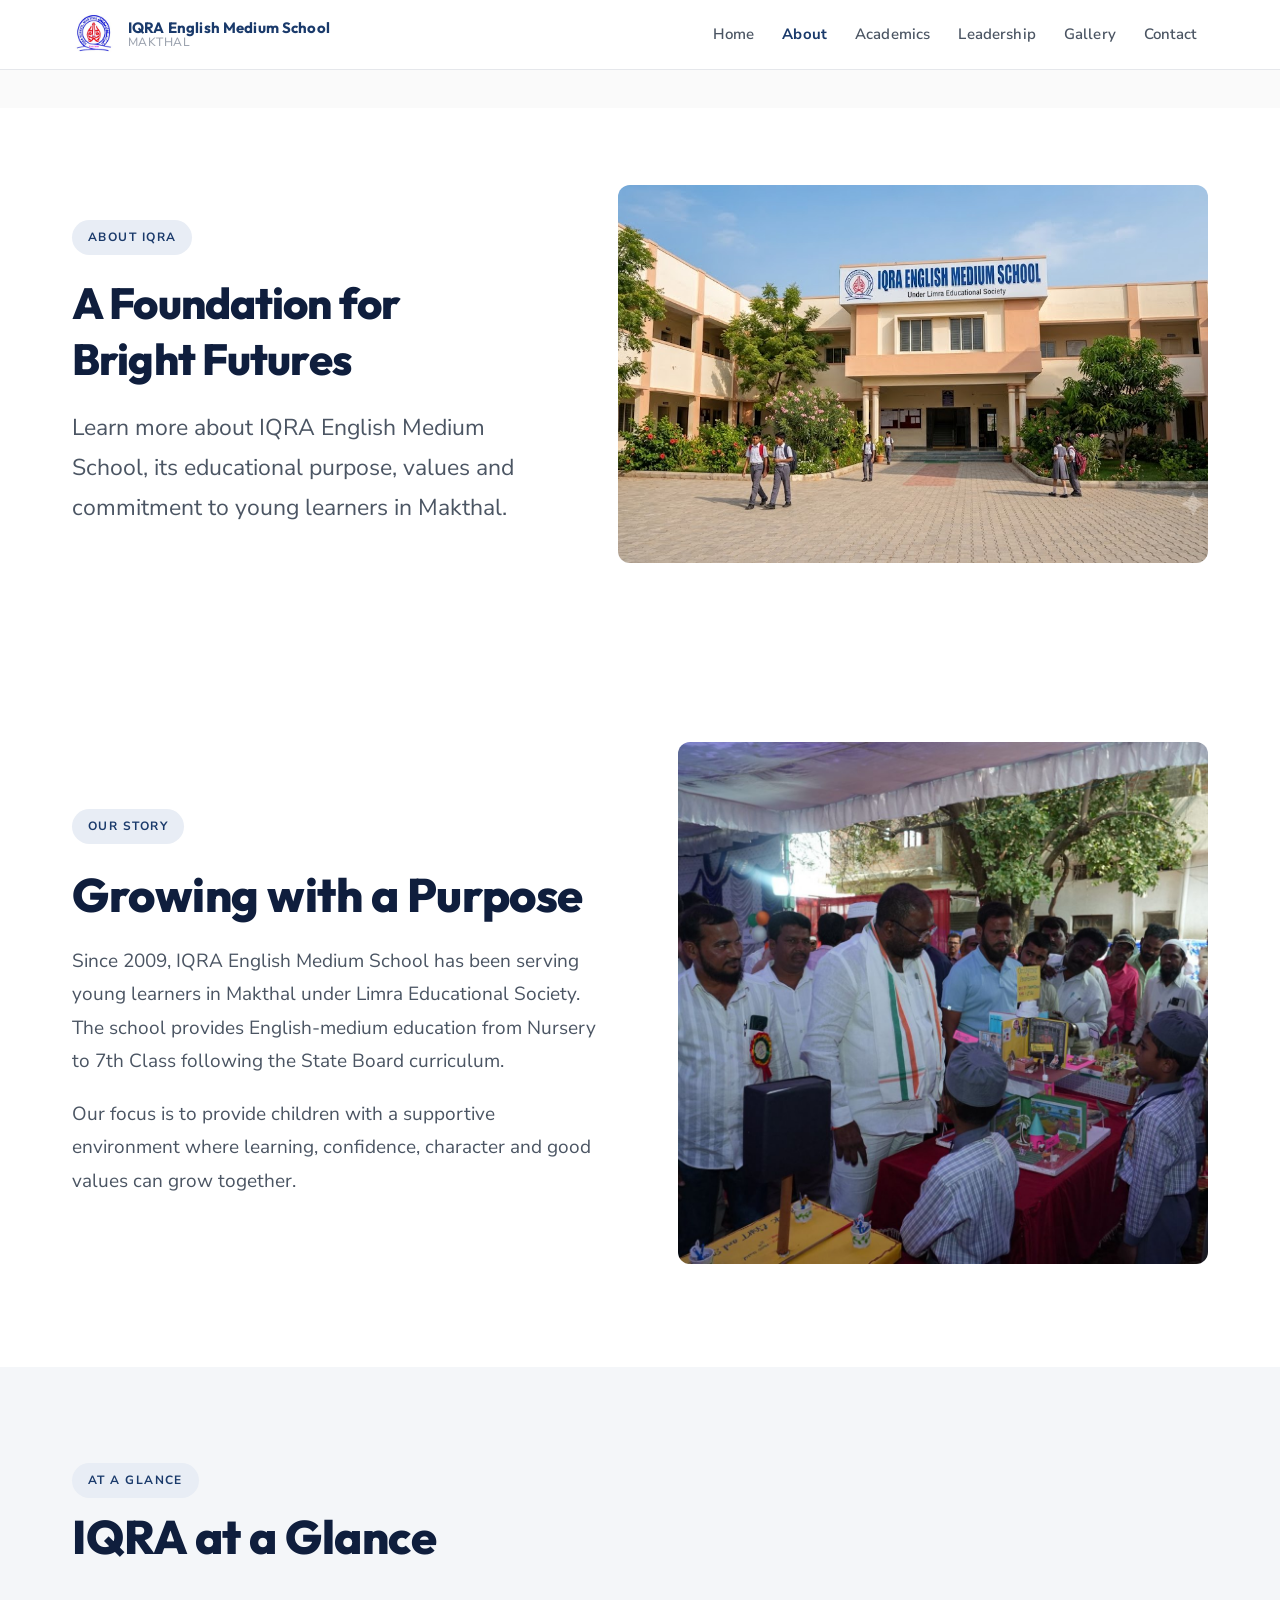
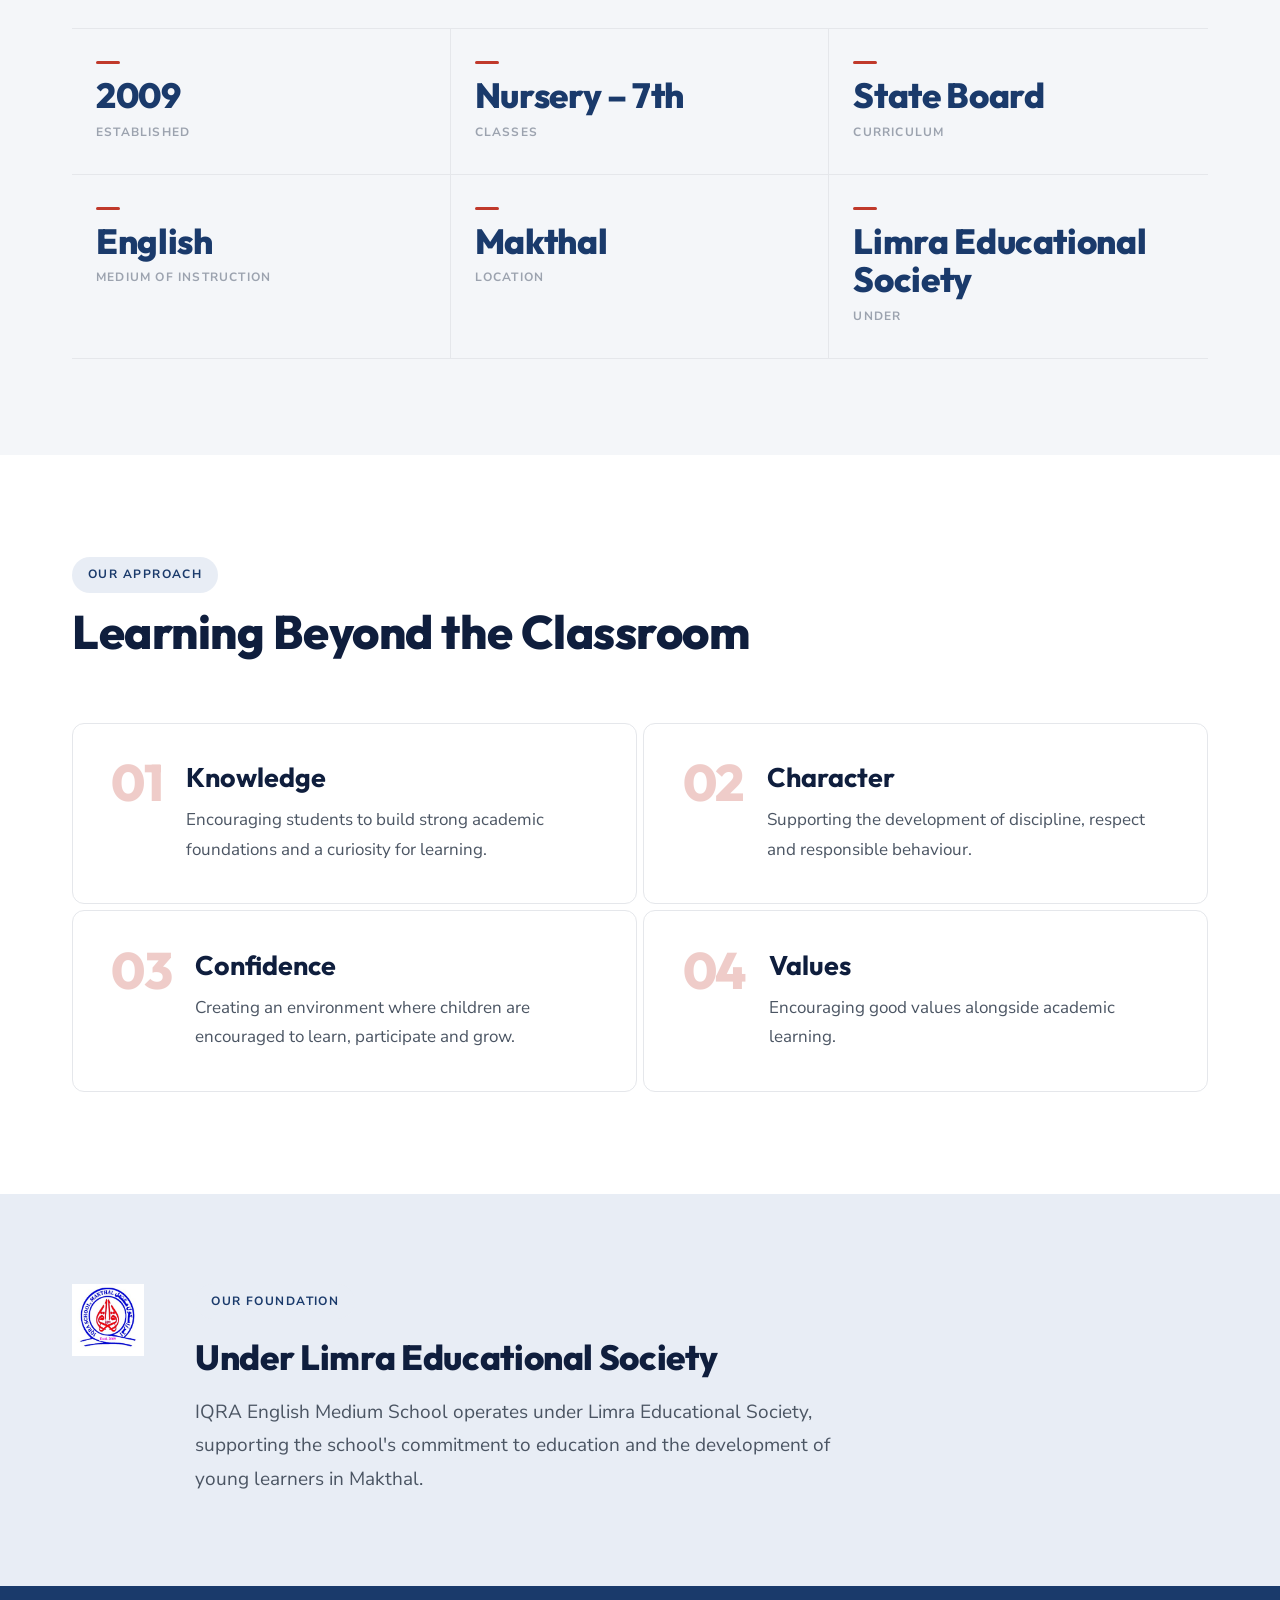
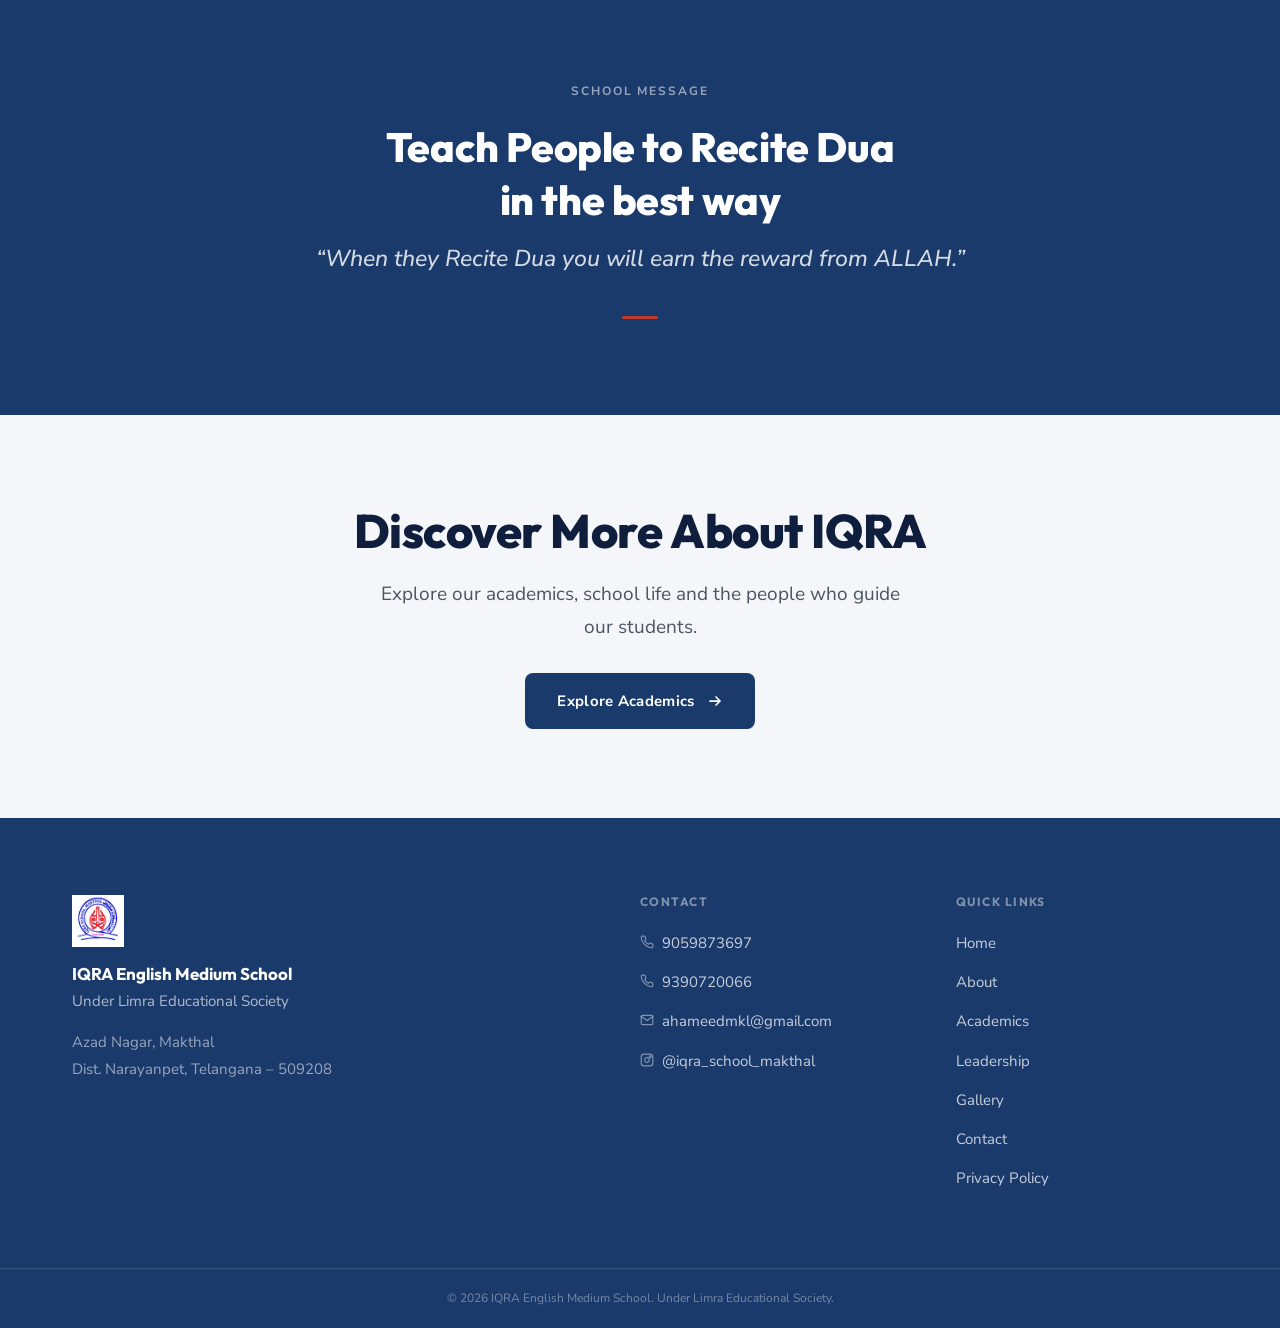
<file: about.html>
<!DOCTYPE html>
<html lang="en">
<head>
  <meta charset="UTF-8" />
  <meta name="viewport" content="width=device-width, initial-scale=1.0" />
  <meta name="description" content="Learn about IQRA English Medium School in Makthal, under Limra Educational Society — providing English-medium State Board education from Nursery to 7th Class." />

  <!-- SEO -->
  <meta name="robots" content="index, follow" />
  <link rel="canonical" href="" /><!-- Add full URL when domain is confirmed -->

  <!-- Open Graph -->
  <meta property="og:type"        content="website" />
  <meta property="og:title"       content="About IQRA | IQRA English Medium School" />
  <meta property="og:description" content="IQRA English Medium School, Makthal — Nursery to 7th Class, State Board, under Limra Educational Society." />
  <meta property="og:image"       content="assets/images/about-hero.jpg" />

  <!-- Favicon -->
  <link rel="icon" type="image/png" href="assets/logo/iqra-school-logo.png" />

  <!-- Google Fonts: Outfit + Nunito Sans -->
  <link rel="preconnect" href="https://fonts.googleapis.com" />
  <link rel="preconnect" href="https://fonts.gstatic.com" crossorigin />
  <link
    href="https://fonts.googleapis.com/css2?family=Outfit:wght@400;500;600;700;800&family=Nunito+Sans:ital,opsz,wght@0,6..12,400;0,6..12,500;0,6..12,600;0,6..12,700;1,6..12,400;1,6..12,500&display=swap"
    rel="stylesheet"
  />

  <!-- Shared stylesheet -->
  <link rel="stylesheet" href="css/style.css" />

  <title>About IQRA | IQRA English Medium School</title>
</head>

<body>

  <!-- Skip to main content -->
  <a class="skip-link" href="#main-content">Skip to main content</a>


  <!-- =====================================================================
       HEADER / NAVIGATION
       Same navbar as index.html.
       Links updated: section anchors point back to index.html.
       About is marked as the active page.
       ===================================================================== -->
  <header class="site-header" role="banner">
    <div class="container header-inner">

      <!-- Brand -->
      <a href="index.html" class="header-brand" aria-label="IQRA English Medium School — home">
        <img
          src="assets/logo/iqra-school-logo.png"
          alt="IQRA English Medium School official emblem"
          class="brand-emblem"
          width="44"
          height="44"
        />
        <div class="brand-text" aria-hidden="true">
          <span class="brand-name">IQRA English Medium School</span>
          <span class="brand-location">Makthal</span>
        </div>
      </a>

      <!-- Desktop Navigation -->
      <nav class="site-nav" aria-label="Main navigation">
        <ul class="nav-list" role="list">
          <li>
            <a href="index.html"            class="nav-link">Home</a>
          </li>
          <li>
            <a href="about.html"            class="nav-link nav-link--active" aria-current="page">About</a>
          </li>
          <li>
            <a href="academics.html"  class="nav-link">Academics</a>
          </li>
          <li>
            <a href="leadership.html"  class="nav-link">Leadership</a>
          </li>
          <li>
            <a href="gallery.html"     class="nav-link">Gallery</a>
          </li>
          <li>
            <a href="contact.html"     class="nav-link">Contact</a>
          </li>
        </ul>
      </nav>

      <!-- Mobile Navigation Toggle -->
      <button
        id="nav-toggle"
        class="nav-toggle"
        aria-expanded="false"
        aria-controls="mobile-nav"
        aria-label="Open navigation menu"
        type="button"
      >
        <span class="hamburger" aria-hidden="true">
          <span class="hamburger__line"></span>
          <span class="hamburger__line"></span>
          <span class="hamburger__line"></span>
        </span>
      </button>

    </div>
  </header>

  <!-- Mobile Navigation Overlay -->
  <nav
    id="mobile-nav"
    class="mobile-nav"
    aria-label="Mobile navigation"
    aria-hidden="true"
  >
    <ul class="mobile-nav-list" role="list">
      <li>
        <a href="index.html"            class="mobile-nav-link">Home</a>
      </li>
      <li>
        <a href="about.html"            class="mobile-nav-link">About</a>
      </li>
      <li>
        <a href="academics.html"  class="mobile-nav-link">Academics</a>
      </li>
      <li>
        <a href="leadership.html"  class="mobile-nav-link">Leadership</a>
      </li>
      <li>
        <a href="gallery.html"     class="mobile-nav-link">Gallery</a>
      </li>
      <li>
        <a href="contact.html"     class="mobile-nav-link">Contact</a>
      </li>
    </ul>
  </nav>


  <!-- =====================================================================
       MAIN CONTENT
       ===================================================================== -->
  <main id="main-content">


    <!-- ==================================================================
         ABOUT PAGE HERO
         Smaller internal-page hero — editorial split layout.
         Left: page title + intro. Right: school photograph.
         ================================================================== -->
    <section class="about-page-hero" aria-labelledby="about-page-heading">
      <div class="container about-page-hero__inner">

        <!-- Text side -->
        <div class="about-page-hero__content reveal reveal--left">
          <span class="about-eyebrow">About IQRA</span>

          <h1 class="about-page-hero__heading" id="about-page-heading">
            A Foundation for<br />Bright Futures
          </h1>

          <p class="about-page-hero__intro">
            Learn more about IQRA English Medium School, its educational
            purpose, values and commitment to young learners in Makthal.
          </p>
        </div>

        <!-- Photo side -->
        <div class="about-page-hero__image-col reveal reveal--right">
          <div class="about-page-hero__image-wrap">
            <img
              src="assets/images/about-hero.jpg"
              alt="IQRA English Medium School building and grounds"
              class="about-page-hero__image"
              width="760"
              height="520"
              loading="eager"
            />
          </div>
        </div>

      </div>
    </section>


    <!-- ==================================================================
         OUR STORY
         Confirmed facts only. Image alternates side (image right here).
         ================================================================== -->
    <section class="about-story" aria-labelledby="story-heading">
      <div class="container">
        <div class="about-story__grid">

          <!-- Content side -->
          <div class="about-story__content reveal reveal--left">
            <span class="about-eyebrow">Our Story</span>

            <h2 class="about-story__heading" id="story-heading">
              Growing with a Purpose
            </h2>

            <p class="about-story__body">
              Since 2009, IQRA English Medium School has been serving young
              learners in Makthal under Limra Educational Society. The school
              provides English-medium education from Nursery to 7th Class
              following the State Board curriculum.
            </p>

            <p class="about-story__body">
              Our focus is to provide children with a supportive environment
              where learning, confidence, character and good values can grow
              together.
            </p>
          </div>

          <!-- Image side -->
          <div class="about-story__image-col reveal reveal--right">
            <div class="about-story__image-wrap">
              <img
                src="assets/images/about-story.jpg"
                alt="Students and teachers at IQRA English Medium School"
                class="about-story__image"
                width="680"
                height="780"
                loading="lazy"
              />
            </div>
          </div>

        </div>
      </div>
    </section>


    <!-- ==================================================================
         SCHOOL AT A GLANCE
         Six key facts. Clean typography grid — no dashboard cards.
         ================================================================== -->
    <section class="about-glance" aria-labelledby="glance-heading">
      <div class="container">

        <div class="about-glance__header reveal reveal--up">
          <span class="about-eyebrow">At a Glance</span>
          <h2 class="about-glance__heading" id="glance-heading">IQRA at a Glance</h2>
        </div>

        <dl class="about-glance__grid">

          <div class="about-glance__item reveal reveal--up">
            <dt class="about-glance__label">Established</dt>
            <dd class="about-glance__value">2009</dd>
          </div>

          <div class="about-glance__item reveal reveal--up">
            <dt class="about-glance__label">Classes</dt>
            <dd class="about-glance__value">Nursery – 7th</dd>
          </div>

          <div class="about-glance__item reveal reveal--up">
            <dt class="about-glance__label">Curriculum</dt>
            <dd class="about-glance__value">State Board</dd>
          </div>

          <div class="about-glance__item reveal reveal--up">
            <dt class="about-glance__label">Medium of Instruction</dt>
            <dd class="about-glance__value">English</dd>
          </div>

          <div class="about-glance__item reveal reveal--up">
            <dt class="about-glance__label">Location</dt>
            <dd class="about-glance__value">Makthal</dd>
          </div>

          <div class="about-glance__item reveal reveal--up">
            <dt class="about-glance__label">Under</dt>
            <dd class="about-glance__value">Limra Educational Society</dd>
          </div>

        </dl>

      </div>
    </section>


    <!-- ==================================================================
         EDUCATIONAL APPROACH / VALUES
         Four principles — presented as broad values, not specific claims.
         ================================================================== -->
    <section class="about-approach" aria-labelledby="approach-heading">
      <div class="container">

        <div class="about-approach__header reveal reveal--up">
          <span class="about-eyebrow">Our Approach</span>
          <h2 class="about-approach__heading" id="approach-heading">
            Learning Beyond the Classroom
          </h2>
        </div>

        <ol class="about-approach__list" role="list">

          <li class="about-approach__item reveal reveal--up">
            <span class="about-approach__number" aria-hidden="true">01</span>
            <div class="about-approach__body">
              <h3 class="about-approach__title">Knowledge</h3>
              <p class="about-approach__desc">
                Encouraging students to build strong academic foundations
                and a curiosity for learning.
              </p>
            </div>
          </li>

          <li class="about-approach__item reveal reveal--up">
            <span class="about-approach__number" aria-hidden="true">02</span>
            <div class="about-approach__body">
              <h3 class="about-approach__title">Character</h3>
              <p class="about-approach__desc">
                Supporting the development of discipline, respect and
                responsible behaviour.
              </p>
            </div>
          </li>

          <li class="about-approach__item reveal reveal--up">
            <span class="about-approach__number" aria-hidden="true">03</span>
            <div class="about-approach__body">
              <h3 class="about-approach__title">Confidence</h3>
              <p class="about-approach__desc">
                Creating an environment where children are encouraged to
                learn, participate and grow.
              </p>
            </div>
          </li>

          <li class="about-approach__item reveal reveal--up">
            <span class="about-approach__number" aria-hidden="true">04</span>
            <div class="about-approach__body">
              <h3 class="about-approach__title">Values</h3>
              <p class="about-approach__desc">
                Encouraging good values alongside academic learning.
              </p>
            </div>
          </li>

        </ol>

      </div>
    </section>


    <!-- ==================================================================
         LIMRA EDUCATIONAL SOCIETY
         Confirmed information only. Light tinted background.
         ================================================================== -->
    <section class="about-foundation" aria-labelledby="foundation-heading">
      <div class="container about-foundation__inner reveal reveal--up">

        <!-- Emblem -->
        <div class="about-foundation__emblem" aria-hidden="true">
          <img
            src="assets/logo/iqra-school-logo.png"
            alt=""
            class="about-foundation__logo"
            width="80"
            height="80"
          />
        </div>

        <div class="about-foundation__content">
          <span class="about-eyebrow">Our Foundation</span>

          <h2 class="about-foundation__heading" id="foundation-heading">
            Under Limra Educational Society
          </h2>

          <p class="about-foundation__body">
            IQRA English Medium School operates under Limra Educational
            Society, supporting the school's commitment to education and
            the development of young learners in Makthal.
          </p>
        </div>

      </div>
    </section>


    <!-- ==================================================================
         SCHOOL MESSAGE
         Verbatim school message. Dark navy band — reuses .school-statement styles.
         ================================================================== -->
    <section class="about-message school-statement" aria-labelledby="message-heading">
      <div class="school-statement-inner reveal reveal--up">

        <span class="statement-label">School Message</span>

        <h2 class="statement-heading" id="message-heading">
          Teach People to Recite Dua<br />in the best way
        </h2>

        <p class="about-message__quote">
          &ldquo;When they Recite Dua you will earn the reward from ALLAH.&rdquo;
        </p>

        <span class="about-message__accent" aria-hidden="true"></span>

      </div>
    </section>


    <!-- ==================================================================
         FINAL CTA
         Two links to other homepage sections. Light surface background.
         ================================================================== -->
    <section class="about-final-cta" aria-labelledby="final-cta-heading">
      <div class="container about-final-cta__inner reveal reveal--up">

        <h2 class="about-final-cta__heading" id="final-cta-heading">
          Discover More About IQRA
        </h2>

        <p class="about-final-cta__body">
          Explore our academics, school life and the people who guide our
          students.
        </p>

        <div class="about-final-cta__buttons">
          <a href="academics.html" class="hero-cta" aria-label="Explore academics">
            Explore Academics
            <svg xmlns="http://www.w3.org/2000/svg" viewBox="0 0 16 16" fill="none" aria-hidden="true" focusable="false">
              <path d="M3 8h10M9 4l4 4-4 4" stroke="currentColor" stroke-width="1.75" stroke-linecap="round" stroke-linejoin="round"/>
            </svg>
          </a>
        </div>

      </div>
    </section>


  </main><!-- /main -->


  <!-- =====================================================================
       FOOTER
       ===================================================================== -->
  <footer class="site-footer" role="contentinfo">
    <div class="container site-footer__inner">

      <!-- Brand column -->
      <div class="site-footer__brand">
        <img
          src="assets/logo/iqra-school-logo.png"
          alt="IQRA English Medium School official emblem"
          class="site-footer__emblem"
          width="52"
          height="52"
        />
        <p class="site-footer__school-name">IQRA English Medium School</p>
        <p class="site-footer__org">Under Limra Educational Society</p>
        <address class="site-footer__address">
          Azad Nagar, Makthal<br />
          Dist. Narayanpet, Telangana – 509208
        </address>
      </div>

      <!-- Contact column -->
      <div class="site-footer__contact">
        <h3 class="site-footer__col-heading">Contact</h3>
        <ul class="site-footer__contact-list">
          <li>
            <a href="tel:+919059873697" class="site-footer__link"><svg class="site-footer__icon" width="14" height="14" viewBox="0 0 24 24" fill="none" stroke="currentColor" stroke-width="2" stroke-linecap="round" stroke-linejoin="round" aria-hidden="true"><path d="M22 16.92v3a2 2 0 01-2.18 2 19.79 19.79 0 01-8.63-3.07 19.5 19.5 0 01-6-6A19.79 19.79 0 012.12 4.18 2 2 0 014.11 2h3a2 2 0 012 1.72c.127.96.361 1.903.7 2.81a2 2 0 01-.45 2.11L8.09 9.91a16 16 0 006 6l1.27-1.27a2 2 0 012.11-.45c.907.339 1.85.573 2.81.7A2 2 0 0122 16.92z"/></svg>9059873697</a>
          </li>
          <li>
            <a href="tel:+919390720066" class="site-footer__link"><svg class="site-footer__icon" width="14" height="14" viewBox="0 0 24 24" fill="none" stroke="currentColor" stroke-width="2" stroke-linecap="round" stroke-linejoin="round" aria-hidden="true"><path d="M22 16.92v3a2 2 0 01-2.18 2 19.79 19.79 0 01-8.63-3.07 19.5 19.5 0 01-6-6A19.79 19.79 0 012.12 4.18 2 2 0 014.11 2h3a2 2 0 012 1.72c.127.96.361 1.903.7 2.81a2 2 0 01-.45 2.11L8.09 9.91a16 16 0 006 6l1.27-1.27a2 2 0 012.11-.45c.907.339 1.85.573 2.81.7A2 2 0 0122 16.92z"/></svg>9390720066</a>
          </li>
          <li>
            <a href="mailto:ahameedmkl@gmail.com" class="site-footer__link"><svg class="site-footer__icon" width="14" height="14" viewBox="0 0 24 24" fill="none" stroke="currentColor" stroke-width="2" stroke-linecap="round" stroke-linejoin="round" aria-hidden="true"><path d="M4 4h16c1.1 0 2 .9 2 2v12c0 1.1-.9 2-2 2H4c-1.1 0-2-.9-2-2V6c0-1.1.9-2 2-2z"/><path d="M22 6l-10 7L2 6"/></svg>ahameedmkl@gmail.com</a>
          </li>
          <li>
            <a
              href="https://www.instagram.com/iqra_school_makthal"
              class="site-footer__link"
              target="_blank"
              rel="noopener noreferrer"
              aria-label="IQRA School on Instagram (opens in new tab)"
            ><svg class="site-footer__icon" width="14" height="14" viewBox="0 0 24 24" fill="none" stroke="currentColor" stroke-width="2" stroke-linecap="round" stroke-linejoin="round" aria-hidden="true"><rect x="2" y="2" width="20" height="20" rx="5"/><path d="M16 11.37A4 4 0 1112.63 8a4 4 0 013.37 3.37z"/><circle cx="17.5" cy="6.5" r="1.5"/></svg>@iqra_school_makthal</a>
          </li>
        </ul>
      </div>

      <!-- Quick links column -->
      <div class="site-footer__nav">
        <h3 class="site-footer__col-heading">Quick Links</h3>
        <ul class="site-footer__nav-list">
          <li><a href="index.html"            class="site-footer__link">Home</a></li>
          <li><a href="about.html"            class="site-footer__link">About</a></li>
          <li><a href="academics.html"   class="site-footer__link">Academics</a></li>
          <li><a href="leadership.html"  class="site-footer__link">Leadership</a></li>
          <li><a href="gallery.html"     class="site-footer__link">Gallery</a></li>
          <li><a href="contact.html"     class="site-footer__link">Contact</a></li>
          <li><a href="privacy-policy.html"   class="site-footer__link">Privacy Policy</a></li>
        </ul>
      </div>

    </div>

    <!-- Bottom bar -->
    <div class="site-footer__bottom">
      <div class="container">
        <p class="site-footer__copy">
          &copy; <span id="footer-year"></span> IQRA English Medium School.
          Under Limra Educational Society.
        </p>
      </div>
    </div>
  </footer>


  <!-- JavaScript -->
  <script src="js/main.js"></script>

  <!-- Footer year — tiny inline script, no library needed -->
  <script>
    var y = document.getElementById('footer-year');
    if (y) { y.textContent = new Date().getFullYear(); }
  </script>

</body>
</html>
</file>
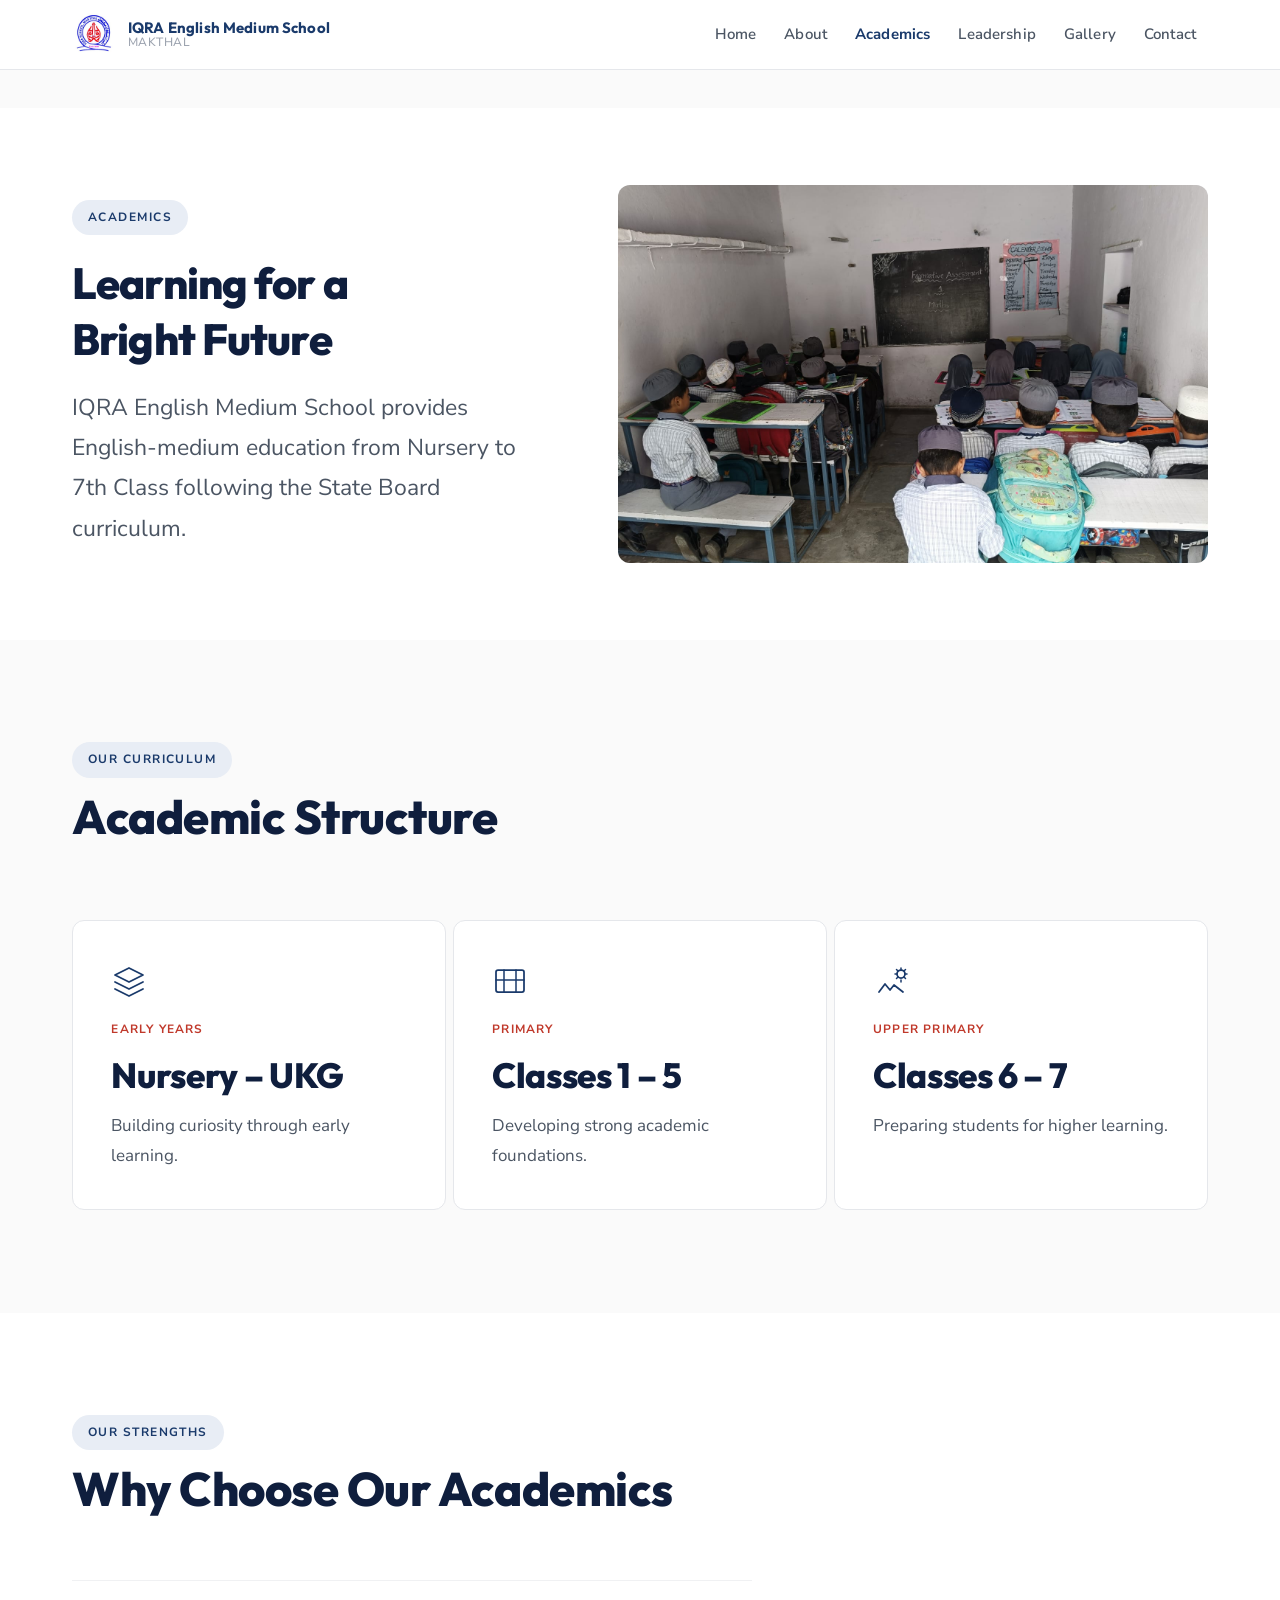
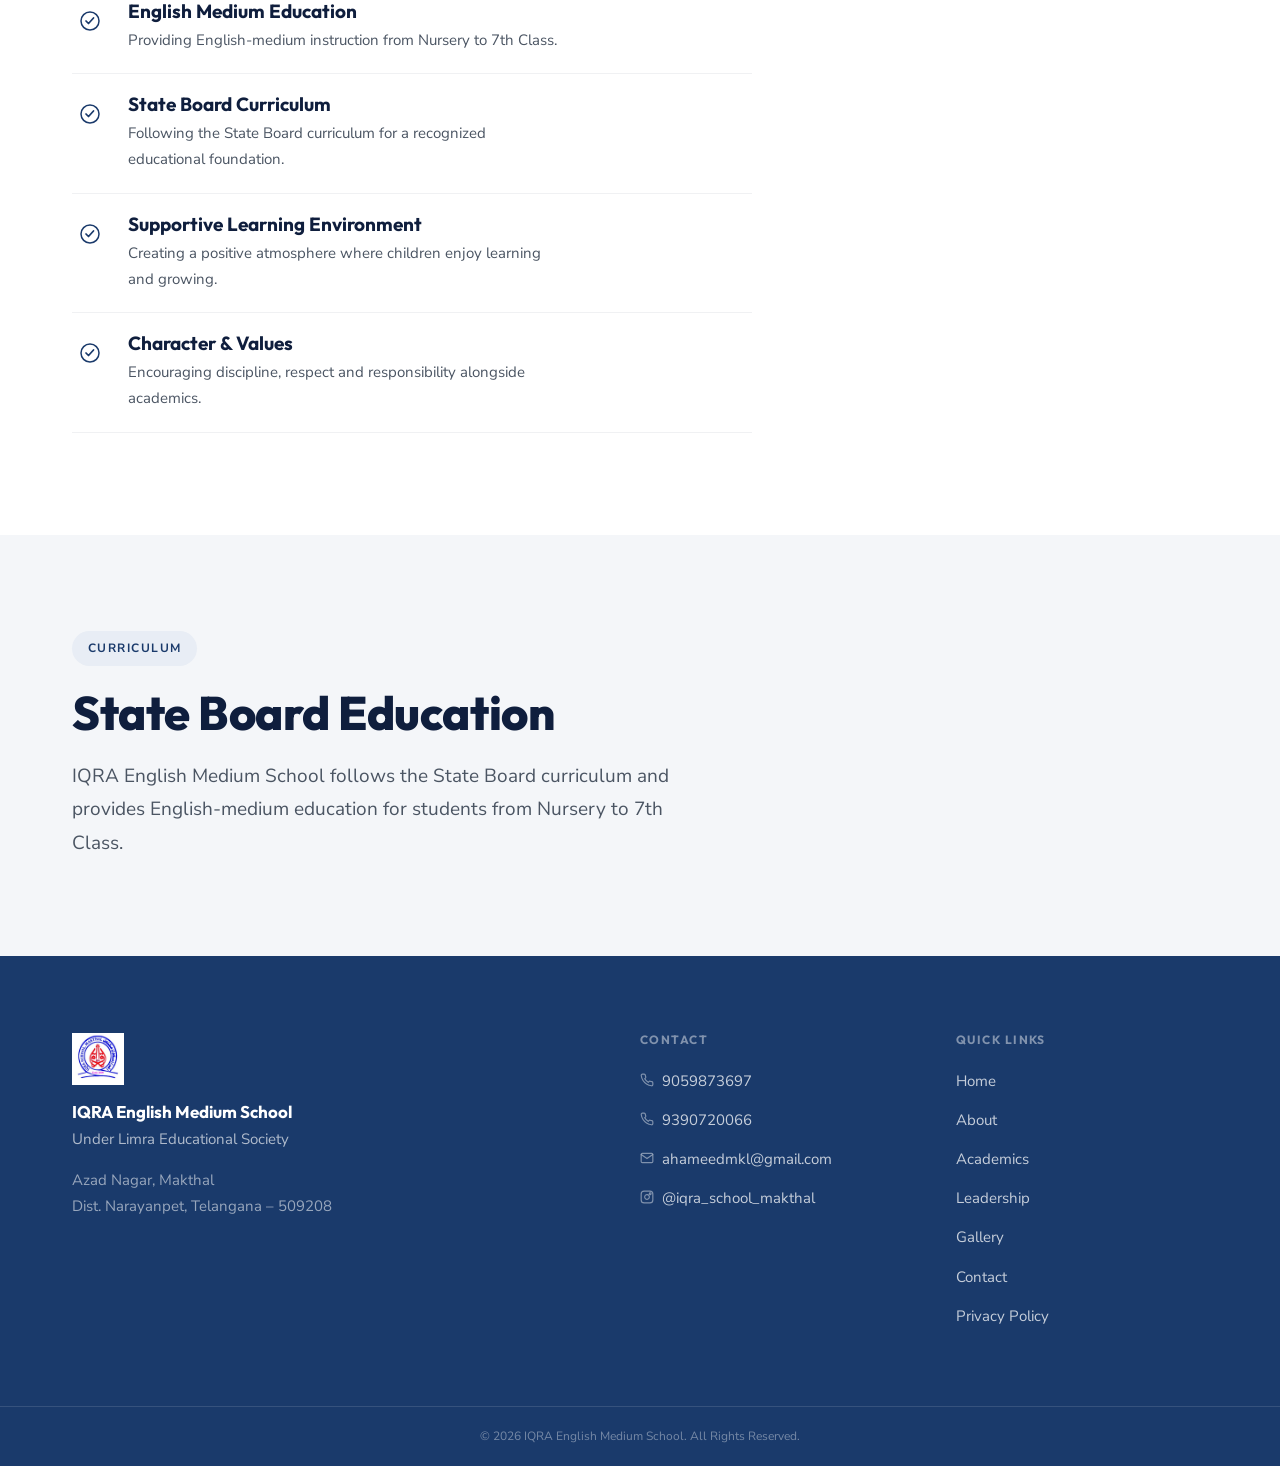
<file: academics.html>
<!DOCTYPE html>
<html lang="en">
<head>
  <meta charset="UTF-8" />
  <meta name="viewport" content="width=device-width, initial-scale=1.0" />
  <meta name="description" content="Academics at IQRA English Medium School — English-medium State Board education from Nursery to 7th Class in Makthal, Telangana." />

  <!-- SEO -->
  <meta name="robots" content="index, follow" />
  <link rel="canonical" href="" />

  <!-- Open Graph -->
  <meta property="og:type"        content="website" />
  <meta property="og:title"       content="Academics | IQRA English Medium School" />
  <meta property="og:description" content="English-medium State Board education from Nursery to 7th Class." />
  <meta property="og:image"       content="assets/images/academics-hero.jpg" />

  <!-- Favicon -->
  <link rel="icon" type="image/png" href="assets/logo/iqra-school-logo.png" />

  <!-- Google Fonts -->
  <link rel="preconnect" href="https://fonts.googleapis.com" />
  <link rel="preconnect" href="https://fonts.gstatic.com" crossorigin />
  <link
    href="https://fonts.googleapis.com/css2?family=Outfit:wght@400;500;600;700;800&family=Nunito+Sans:ital,opsz,wght@0,6..12,400;0,6..12,500;0,6..12,600;0,6..12,700;1,6..12,400;1,6..12,500&display=swap"
    rel="stylesheet"
  />

  <!-- Stylesheet -->
  <link rel="stylesheet" href="css/style.css" />

  <title>Academics | IQRA English Medium School</title>
</head>

<body>

  <!-- Skip to main content -->
  <a class="skip-link" href="#main-content">Skip to main content</a>


  <!-- =====================================================================
       HEADER / NAVIGATION
       ===================================================================== -->
  <header class="site-header" role="banner">
    <div class="container header-inner">

      <a href="index.html" class="header-brand" aria-label="IQRA English Medium School — home">
        <img
          src="assets/logo/iqra-school-logo.png"
          alt="IQRA English Medium School official emblem"
          class="brand-emblem"
          width="44"
          height="44"
        />
        <div class="brand-text" aria-hidden="true">
          <span class="brand-name">IQRA English Medium School</span>
          <span class="brand-location">Makthal</span>
        </div>
      </a>

      <nav class="site-nav" aria-label="Main navigation">
        <ul class="nav-list" role="list">
          <li><a href="index.html"       class="nav-link">Home</a></li>
          <li><a href="about.html"       class="nav-link">About</a></li>
          <li><a href="academics.html"   class="nav-link nav-link--active" aria-current="page">Academics</a></li>
          <li><a href="leadership.html"  class="nav-link">Leadership</a></li>
          <li><a href="gallery.html"     class="nav-link">Gallery</a></li>
          <li><a href="contact.html"     class="nav-link">Contact</a></li>
        </ul>
      </nav>

      <button
        id="nav-toggle"
        class="nav-toggle"
        aria-expanded="false"
        aria-controls="mobile-nav"
        aria-label="Open navigation menu"
        type="button"
      >
        <span class="hamburger" aria-hidden="true">
          <span class="hamburger__line"></span>
          <span class="hamburger__line"></span>
          <span class="hamburger__line"></span>
        </span>
      </button>

    </div>
  </header>

  <nav id="mobile-nav" class="mobile-nav" aria-label="Mobile navigation" aria-hidden="true">
    <ul class="mobile-nav-list" role="list">
      <li><a href="index.html"       class="mobile-nav-link">Home</a></li>
      <li><a href="about.html"       class="mobile-nav-link">About</a></li>
      <li><a href="academics.html"   class="mobile-nav-link">Academics</a></li>
      <li><a href="leadership.html"  class="mobile-nav-link">Leadership</a></li>
      <li><a href="gallery.html"     class="mobile-nav-link">Gallery</a></li>
      <li><a href="contact.html"     class="mobile-nav-link">Contact</a></li>
    </ul>
  </nav>


  <!-- =====================================================================
       MAIN CONTENT
       ===================================================================== -->
  <main id="main-content">


    <!-- ==================================================================
         ACADEMICS HERO
         ================================================================== -->
    <section class="about-page-hero" aria-labelledby="academics-page-heading">
      <div class="container about-page-hero__inner">

        <div class="about-page-hero__content reveal reveal--left">
          <span class="about-eyebrow">Academics</span>

          <h1 class="about-page-hero__heading" id="academics-page-heading">
            Learning for a<br />Bright Future
          </h1>

          <p class="about-page-hero__intro">
            IQRA English Medium School provides English-medium education from
            Nursery to 7th Class following the State Board curriculum.
          </p>
        </div>

        <div class="about-page-hero__image-col reveal reveal--right">
          <div class="about-page-hero__image-wrap">
            <img
              src="assets/images/academics-hero.jpg"
              alt="Students learning at IQRA English Medium School"
              class="about-page-hero__image"
              width="760"
              height="520"
              loading="eager"
            />
          </div>
        </div>

      </div>
    </section>


    <!-- ==================================================================
         ACADEMIC STRUCTURE
         ================================================================== -->
    <section class="academics" aria-labelledby="structure-heading">
      <div class="container">

        <div class="academics__header reveal reveal--up">
          <span class="about-eyebrow">Our Curriculum</span>
          <h2 class="academics__heading" id="structure-heading">
            Academic Structure
          </h2>
        </div>

        <div class="academics__blocks">

          <div class="academics__block reveal reveal--up">
            <div class="academics__block-icon" aria-hidden="true">
              <svg width="36" height="36" viewBox="0 0 36 36" fill="none" xmlns="http://www.w3.org/2000/svg">
                <path d="M18 4L4 11l14 7 14-7-14-7z" stroke="currentColor" stroke-width="1.75" stroke-linejoin="round"/>
                <path d="M4 25l14 7 14-7" stroke="currentColor" stroke-width="1.75" stroke-linecap="round" stroke-linejoin="round"/>
                <path d="M4 18l14 7 14-7" stroke="currentColor" stroke-width="1.75" stroke-linecap="round" stroke-linejoin="round"/>
              </svg>
            </div>
            <div class="academics__block-label">Early Years</div>
            <h3 class="academics__block-title">Nursery – UKG</h3>
            <p class="academics__block-desc">
              Building curiosity through early learning.
            </p>
          </div>

          <div class="academics__block reveal reveal--up">
            <div class="academics__block-icon" aria-hidden="true">
              <svg width="36" height="36" viewBox="0 0 36 36" fill="none" xmlns="http://www.w3.org/2000/svg">
                <rect x="4" y="6" width="28" height="22" rx="2" stroke="currentColor" stroke-width="1.75"/>
                <path d="M12 6v22M24 6v22M4 16h28" stroke="currentColor" stroke-width="1.5" stroke-linecap="round"/>
              </svg>
            </div>
            <div class="academics__block-label">Primary</div>
            <h3 class="academics__block-title">Classes 1 – 5</h3>
            <p class="academics__block-desc">
              Developing strong academic foundations.
            </p>
          </div>

          <div class="academics__block reveal reveal--up">
            <div class="academics__block-icon" aria-hidden="true">
              <svg width="36" height="36" viewBox="0 0 36 36" fill="none" xmlns="http://www.w3.org/2000/svg">
                <path d="M6 28l6-8 5 6 4-5 9 7" stroke="currentColor" stroke-width="1.75" stroke-linecap="round" stroke-linejoin="round"/>
                <circle cx="28" cy="10" r="4" stroke="currentColor" stroke-width="1.75"/>
                <path d="M28 6V4M28 16v2M32 10h2M24 10h-2M31 7l1.5-1.5M25 13l-1.5 1.5M31 13l1.5 1.5M25 7l-1.5-1.5" stroke="currentColor" stroke-width="1.5" stroke-linecap="round"/>
              </svg>
            </div>
            <div class="academics__block-label">Upper Primary</div>
            <h3 class="academics__block-title">Classes 6 – 7</h3>
            <p class="academics__block-desc">
              Preparing students for higher learning.
            </p>
          </div>

        </div>

      </div>
    </section>


    <!-- ==================================================================
         WHY OUR ACADEMICS
         ================================================================== -->
    <section class="academics-why" aria-labelledby="why-academics-heading">
      <div class="container">

        <div class="academics-why__header reveal reveal--up">
          <span class="about-eyebrow">Our Strengths</span>
          <h2 class="academics-why__heading" id="why-academics-heading">
            Why Choose Our Academics
          </h2>
        </div>

        <ul class="academics-why__list" role="list">

          <li class="academics-why__item reveal reveal--up">
            <span class="academics-why__icon" aria-hidden="true">
              <svg width="20" height="20" viewBox="0 0 20 20" fill="none" xmlns="http://www.w3.org/2000/svg">
                <circle cx="10" cy="10" r="9" stroke="currentColor" stroke-width="1.5"/>
                <path d="M6 10l2.5 2.5 5-5.5" stroke="currentColor" stroke-width="1.75" stroke-linecap="round" stroke-linejoin="round"/>
              </svg>
            </span>
            <div class="academics-why__text">
              <h3 class="academics-why__title">English Medium Education</h3>
              <p class="academics-why__desc">Providing English-medium instruction from Nursery to 7th Class.</p>
            </div>
          </li>

          <li class="academics-why__item reveal reveal--up">
            <span class="academics-why__icon" aria-hidden="true">
              <svg width="20" height="20" viewBox="0 0 20 20" fill="none" xmlns="http://www.w3.org/2000/svg">
                <circle cx="10" cy="10" r="9" stroke="currentColor" stroke-width="1.5"/>
                <path d="M6 10l2.5 2.5 5-5.5" stroke="currentColor" stroke-width="1.75" stroke-linecap="round" stroke-linejoin="round"/>
              </svg>
            </span>
            <div class="academics-why__text">
              <h3 class="academics-why__title">State Board Curriculum</h3>
              <p class="academics-why__desc">Following the State Board curriculum for a recognized educational foundation.</p>
            </div>
          </li>

          <li class="academics-why__item reveal reveal--up">
            <span class="academics-why__icon" aria-hidden="true">
              <svg width="20" height="20" viewBox="0 0 20 20" fill="none" xmlns="http://www.w3.org/2000/svg">
                <circle cx="10" cy="10" r="9" stroke="currentColor" stroke-width="1.5"/>
                <path d="M6 10l2.5 2.5 5-5.5" stroke="currentColor" stroke-width="1.75" stroke-linecap="round" stroke-linejoin="round"/>
              </svg>
            </span>
            <div class="academics-why__text">
              <h3 class="academics-why__title">Supportive Learning Environment</h3>
              <p class="academics-why__desc">Creating a positive atmosphere where children enjoy learning and growing.</p>
            </div>
          </li>

          <li class="academics-why__item reveal reveal--up">
            <span class="academics-why__icon" aria-hidden="true">
              <svg width="20" height="20" viewBox="0 0 20 20" fill="none" xmlns="http://www.w3.org/2000/svg">
                <circle cx="10" cy="10" r="9" stroke="currentColor" stroke-width="1.5"/>
                <path d="M6 10l2.5 2.5 5-5.5" stroke="currentColor" stroke-width="1.75" stroke-linecap="round" stroke-linejoin="round"/>
              </svg>
            </span>
            <div class="academics-why__text">
              <h3 class="academics-why__title">Character &amp; Values</h3>
              <p class="academics-why__desc">Encouraging discipline, respect and responsibility alongside academics.</p>
            </div>
          </li>

        </ul>

      </div>
    </section>


    <!-- ==================================================================
         STATE BOARD INFORMATION
         ================================================================== -->
    <section class="academics-board" aria-labelledby="board-heading">
      <div class="container">
        <div class="academics-board__inner reveal reveal--up">

          <span class="about-eyebrow">Curriculum</span>

          <h2 class="academics-board__heading" id="board-heading">
            State Board Education
          </h2>

          <p class="academics-board__body">
            IQRA English Medium School follows the State Board curriculum and
            provides English-medium education for students from Nursery to
            7th Class.
          </p>

        </div>
      </div>
    </section>


  </main>


  <!-- =====================================================================
       FOOTER
       ===================================================================== -->
  <footer class="site-footer" role="contentinfo">
    <div class="container site-footer__inner">

      <div class="site-footer__brand">
        <img src="assets/logo/iqra-school-logo.png" alt="IQRA English Medium School official emblem" class="site-footer__emblem" width="52" height="52" />
        <p class="site-footer__school-name">IQRA English Medium School</p>
        <p class="site-footer__org">Under Limra Educational Society</p>
        <address class="site-footer__address">
          Azad Nagar, Makthal<br />
          Dist. Narayanpet, Telangana – 509208
        </address>
      </div>

      <div class="site-footer__contact">
        <h3 class="site-footer__col-heading">Contact</h3>
        <ul class="site-footer__contact-list">
          <li><a href="tel:+919059873697" class="site-footer__link"><svg class="site-footer__icon" width="14" height="14" viewBox="0 0 24 24" fill="none" stroke="currentColor" stroke-width="2" stroke-linecap="round" stroke-linejoin="round" aria-hidden="true"><path d="M22 16.92v3a2 2 0 01-2.18 2 19.79 19.79 0 01-8.63-3.07 19.5 19.5 0 01-6-6A19.79 19.79 0 012.12 4.18 2 2 0 014.11 2h3a2 2 0 012 1.72c.127.96.361 1.903.7 2.81a2 2 0 01-.45 2.11L8.09 9.91a16 16 0 006 6l1.27-1.27a2 2 0 012.11-.45c.907.339 1.85.573 2.81.7A2 2 0 0122 16.92z"/></svg>9059873697</a></li>
          <li><a href="tel:+919390720066" class="site-footer__link"><svg class="site-footer__icon" width="14" height="14" viewBox="0 0 24 24" fill="none" stroke="currentColor" stroke-width="2" stroke-linecap="round" stroke-linejoin="round" aria-hidden="true"><path d="M22 16.92v3a2 2 0 01-2.18 2 19.79 19.79 0 01-8.63-3.07 19.5 19.5 0 01-6-6A19.79 19.79 0 012.12 4.18 2 2 0 014.11 2h3a2 2 0 012 1.72c.127.96.361 1.903.7 2.81a2 2 0 01-.45 2.11L8.09 9.91a16 16 0 006 6l1.27-1.27a2 2 0 012.11-.45c.907.339 1.85.573 2.81.7A2 2 0 0122 16.92z"/></svg>9390720066</a></li>
          <li><a href="mailto:ahameedmkl@gmail.com" class="site-footer__link"><svg class="site-footer__icon" width="14" height="14" viewBox="0 0 24 24" fill="none" stroke="currentColor" stroke-width="2" stroke-linecap="round" stroke-linejoin="round" aria-hidden="true"><path d="M4 4h16c1.1 0 2 .9 2 2v12c0 1.1-.9 2-2 2H4c-1.1 0-2-.9-2-2V6c0-1.1.9-2 2-2z"/><path d="M22 6l-10 7L2 6"/></svg>ahameedmkl@gmail.com</a></li>
          <li><a href="https://www.instagram.com/iqra_school_makthal" class="site-footer__link" target="_blank" rel="noopener noreferrer"><svg class="site-footer__icon" width="14" height="14" viewBox="0 0 24 24" fill="none" stroke="currentColor" stroke-width="2" stroke-linecap="round" stroke-linejoin="round" aria-hidden="true"><rect x="2" y="2" width="20" height="20" rx="5"/><path d="M16 11.37A4 4 0 1112.63 8a4 4 0 013.37 3.37z"/><circle cx="17.5" cy="6.5" r="1.5"/></svg>@iqra_school_makthal</a></li>
        </ul>
      </div>

      <div class="site-footer__nav">
        <h3 class="site-footer__col-heading">Quick Links</h3>
        <ul class="site-footer__nav-list">
          <li><a href="index.html"         class="site-footer__link">Home</a></li>
          <li><a href="about.html"         class="site-footer__link">About</a></li>
          <li><a href="academics.html"     class="site-footer__link">Academics</a></li>
          <li><a href="leadership.html"    class="site-footer__link">Leadership</a></li>
          <li><a href="gallery.html"       class="site-footer__link">Gallery</a></li>
          <li><a href="contact.html"       class="site-footer__link">Contact</a></li>
          <li><a href="privacy-policy.html" class="site-footer__link">Privacy Policy</a></li>
        </ul>
      </div>

    </div>

    <div class="site-footer__bottom">
      <div class="container">
        <p class="site-footer__copy">
          &copy; <span class="js-year"></span> IQRA English Medium School. All Rights Reserved.
        </p>
      </div>
    </div>
  </footer>


  <script src="js/main.js"></script>

</body>
</html>
</file>
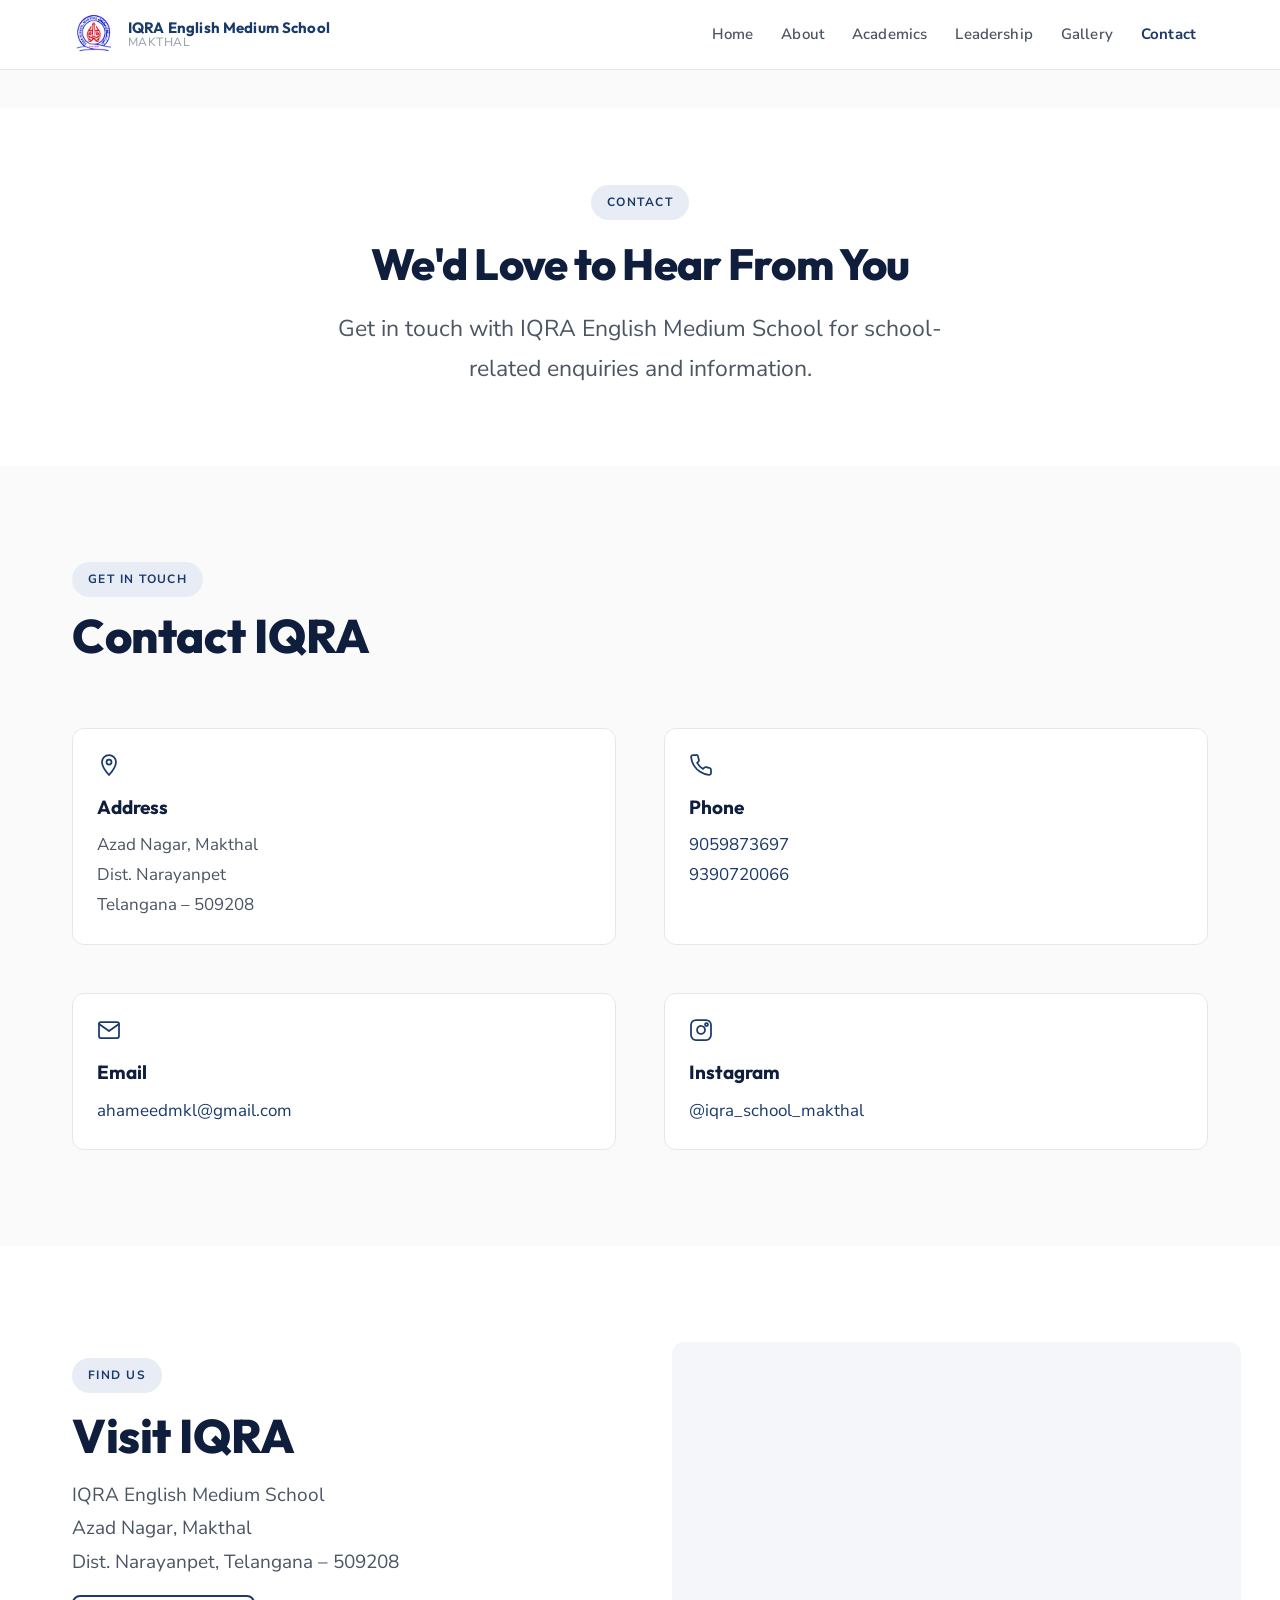
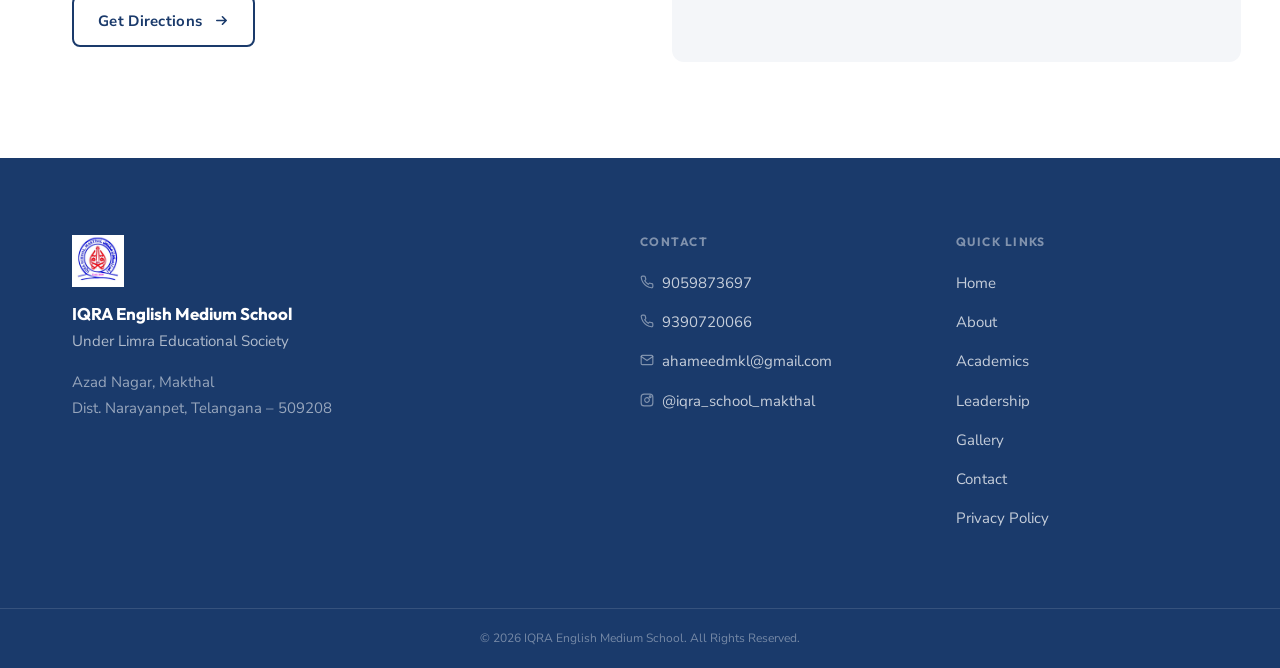
<file: contact.html>
<!DOCTYPE html>
<html lang="en">
<head>
  <meta charset="UTF-8" />
  <meta name="viewport" content="width=device-width, initial-scale=1.0" />
  <meta name="description" content="Contact IQRA English Medium School in Makthal, Narayanpet, Telangana. Find the school's address, phone numbers and email information." />

  <meta name="robots" content="index, follow" />
  <link rel="canonical" href="" />

  <meta property="og:type"        content="website" />
  <meta property="og:title"       content="Contact IQRA | IQRA English Medium School" />
  <meta property="og:description" content="Contact IQRA English Medium School — phone, email and location in Makthal, Telangana." />

  <link rel="icon" type="image/png" href="assets/logo/iqra-school-logo.png" />

  <link rel="preconnect" href="https://fonts.googleapis.com" />
  <link rel="preconnect" href="https://fonts.gstatic.com" crossorigin />
  <link href="https://fonts.googleapis.com/css2?family=Outfit:wght@400;500;600;700;800&family=Nunito+Sans:ital,opsz,wght@0,6..12,400;0,6..12,500;0,6..12,600;0,6..12,700;1,6..12,400;1,6..12,500&display=swap" rel="stylesheet" />

  <link rel="stylesheet" href="css/style.css" />
  <title>Contact IQRA | IQRA English Medium School</title>
</head>

<body>

  <a class="skip-link" href="#main-content">Skip to main content</a>

  <!-- HEADER -->
  <header class="site-header" role="banner">
    <div class="container header-inner">
      <a href="index.html" class="header-brand" aria-label="IQRA English Medium School — home">
        <img src="assets/logo/iqra-school-logo.png" alt="IQRA English Medium School official emblem" class="brand-emblem" width="44" height="44" />
        <div class="brand-text" aria-hidden="true">
          <span class="brand-name">IQRA English Medium School</span>
          <span class="brand-location">Makthal</span>
        </div>
      </a>
      <nav class="site-nav" aria-label="Main navigation">
        <ul class="nav-list" role="list">
          <li><a href="index.html"       class="nav-link">Home</a></li>
          <li><a href="about.html"       class="nav-link">About</a></li>
          <li><a href="academics.html"   class="nav-link">Academics</a></li>
          <li><a href="leadership.html"  class="nav-link">Leadership</a></li>
          <li><a href="gallery.html"     class="nav-link">Gallery</a></li>
          <li><a href="contact.html"     class="nav-link nav-link--active" aria-current="page">Contact</a></li>
        </ul>
      </nav>
      <button id="nav-toggle" class="nav-toggle" aria-expanded="false" aria-controls="mobile-nav" aria-label="Open navigation menu" type="button">
        <span class="hamburger" aria-hidden="true"><span class="hamburger__line"></span><span class="hamburger__line"></span><span class="hamburger__line"></span></span>
      </button>
    </div>
  </header>

  <nav id="mobile-nav" class="mobile-nav" aria-label="Mobile navigation" aria-hidden="true">
    <ul class="mobile-nav-list" role="list">
      <li><a href="index.html"       class="mobile-nav-link">Home</a></li>
      <li><a href="about.html"       class="mobile-nav-link">About</a></li>
      <li><a href="academics.html"   class="mobile-nav-link">Academics</a></li>
      <li><a href="leadership.html"  class="mobile-nav-link">Leadership</a></li>
      <li><a href="gallery.html"     class="mobile-nav-link">Gallery</a></li>
      <li><a href="contact.html"     class="mobile-nav-link">Contact</a></li>
    </ul>
  </nav>


  <!-- MAIN -->
  <main id="main-content">


    <!-- ==================================================================
         CONTACT HERO
         ================================================================== -->
    <section class="contact-hero" aria-labelledby="contact-page-heading">
      <div class="container contact-hero__inner reveal reveal--up">

        <span class="about-eyebrow">Contact</span>

        <h1 class="contact-hero__heading" id="contact-page-heading">
          We'd Love to Hear From You
        </h1>

        <p class="contact-hero__intro">
          Get in touch with IQRA English Medium School for school-related
          enquiries and information.
        </p>

      </div>
    </section>


    <!-- ==================================================================
         GET IN TOUCH
         ================================================================== -->
    <section class="contact-info" aria-labelledby="contact-info-heading">
      <div class="container">

        <div class="contact-info__header reveal reveal--up">
          <span class="about-eyebrow">Get in Touch</span>
          <h2 class="contact-info__heading" id="contact-info-heading">Contact IQRA</h2>
        </div>

        <div class="contact-info__grid">

          <div class="contact-info__item reveal reveal--up">
            <div class="contact-info__icon" aria-hidden="true">
              <svg width="24" height="24" viewBox="0 0 24 24" fill="none" stroke="currentColor" stroke-width="1.75" stroke-linecap="round" stroke-linejoin="round">
                <path d="M12 2C8.13 2 5 5.13 5 9c0 5.25 7 13 7 13s7-7.75 7-13c0-3.87-3.13-7-7-7z"/><circle cx="12" cy="9" r="2.5"/>
              </svg>
            </div>
            <h3 class="contact-info__label">Address</h3>
            <address class="contact-info__value">
              Azad Nagar, Makthal<br />
              Dist. Narayanpet<br />
              Telangana – 509208
            </address>
          </div>

          <div class="contact-info__item reveal reveal--up">
            <div class="contact-info__icon" aria-hidden="true">
              <svg width="24" height="24" viewBox="0 0 24 24" fill="none" stroke="currentColor" stroke-width="1.75" stroke-linecap="round" stroke-linejoin="round">
                <path d="M22 16.92v3a2 2 0 01-2.18 2 19.79 19.79 0 01-8.63-3.07 19.5 19.5 0 01-6-6 19.79 19.79 0 01-3.07-8.67A2 2 0 014.11 2h3a2 2 0 012 1.72c.127.96.361 1.903.7 2.81a2 2 0 01-.45 2.11L8.09 9.91a16 16 0 006 6l1.27-1.27a2 2 0 012.11-.45c.907.339 1.85.573 2.81.7A2 2 0 0122 16.92z"/>
              </svg>
            </div>
            <h3 class="contact-info__label">Phone</h3>
            <div class="contact-info__value">
              <a href="tel:+919059873697">9059873697</a><br />
              <a href="tel:+919390720066">9390720066</a>
            </div>
          </div>

          <div class="contact-info__item reveal reveal--up">
            <div class="contact-info__icon" aria-hidden="true">
              <svg width="24" height="24" viewBox="0 0 24 24" fill="none" stroke="currentColor" stroke-width="1.75" stroke-linecap="round" stroke-linejoin="round">
                <path d="M4 4h16c1.1 0 2 .9 2 2v12c0 1.1-.9 2-2 2H4c-1.1 0-2-.9-2-2V6c0-1.1.9-2 2-2z"/><path d="M22 6l-10 7L2 6"/>
              </svg>
            </div>
            <h3 class="contact-info__label">Email</h3>
            <div class="contact-info__value">
              <a href="mailto:ahameedmkl@gmail.com">ahameedmkl@gmail.com</a>
            </div>
          </div>

          <div class="contact-info__item reveal reveal--up">
            <div class="contact-info__icon" aria-hidden="true">
              <svg width="24" height="24" viewBox="0 0 24 24" fill="none" stroke="currentColor" stroke-width="1.75" stroke-linecap="round" stroke-linejoin="round">
                <rect x="2" y="2" width="20" height="20" rx="5"/><path d="M16 11.37A4 4 0 1112.63 8 4 4 0 0116 11.37z"/><circle cx="17.5" cy="6.5" r="1.5"/>
              </svg>
            </div>
            <h3 class="contact-info__label">Instagram</h3>
            <div class="contact-info__value">
              <a href="https://www.instagram.com/iqra_school_makthal" target="_blank" rel="noopener noreferrer">@iqra_school_makthal</a>
            </div>
          </div>

        </div>

      </div>
    </section>


    <!-- ==================================================================
         FIND US
         ================================================================== -->
    <section class="contact-find" aria-labelledby="find-heading">
      <div class="container">
        <div class="contact-find__inner">

          <div class="contact-find__text reveal reveal--left">
            <span class="about-eyebrow">Find Us</span>
            <h2 class="contact-find__heading" id="find-heading">Visit IQRA</h2>
            <address class="contact-find__address">
              IQRA English Medium School<br />
              Azad Nagar, Makthal<br />
              Dist. Narayanpet, Telangana – 509208
            </address>
            <a
              href="https://www.google.com/maps/place/Azad+Nagar,+Makthal,+Telangana+509208/@16.5025298,77.5134505,17.25z/data=!4m6!3m5!1s0x3bc9c0f646986ef7:0x5d4c6fa2ded56032!8m2!3d16.5043897!4d77.5150036!16s%2Fg%2F1ydnxs4nr?entry=ttu&g_ep=EgoyMDI2MDcyOS4wIKXMDSoASAFQAw%3D%3D"
              class="about-cta"
              target="_blank"
              rel="noopener noreferrer"
              aria-label="Get directions to IQRA School on Google Maps (opens in new tab)"
            >
              Get Directions
              <svg xmlns="http://www.w3.org/2000/svg" viewBox="0 0 16 16" fill="none" aria-hidden="true" focusable="false">
                <path d="M3 8h10M9 4l4 4-4 4" stroke="currentColor" stroke-width="1.75" stroke-linecap="round" stroke-linejoin="round"/>
              </svg>
            </a>
          </div>

          <!-- Embedded Google Map — Azad Nagar, Makthal -->
          <div class="contact-find__map reveal reveal--right" aria-label="Map showing Azad Nagar, Makthal">
            <iframe
              src="https://www.google.com/maps/embed?pb=!1m18!1m12!1m3!1d3810.5!2d77.5134505!3d16.5043897!2m3!1f0!2f0!3f0!3m2!1i1024!2i768!4f13.1!3m3!1m2!1s0x3bc9c0f646986ef7%3A0x5d4c6fa2ded56032!2sAzad%20Nagar%2C%20Makthal%2C%20Telangana%20509208!5e0!3m2!1sen!2sin!4v1722700000000"
              width="100%"
              height="100%"
              style="border:0;"
              allowfullscreen=""
              loading="lazy"
              referrerpolicy="no-referrer-when-downgrade"
              title="Map showing Azad Nagar, Makthal"
            ></iframe>
          </div>

        </div>
      </div>
    </section>


  </main>


  <!-- FOOTER -->
  <footer class="site-footer" role="contentinfo">
    <div class="container site-footer__inner">
      <div class="site-footer__brand">
        <img src="assets/logo/iqra-school-logo.png" alt="IQRA English Medium School official emblem" class="site-footer__emblem" width="52" height="52" />
        <p class="site-footer__school-name">IQRA English Medium School</p>
        <p class="site-footer__org">Under Limra Educational Society</p>
        <address class="site-footer__address">Azad Nagar, Makthal<br />Dist. Narayanpet, Telangana – 509208</address>
      </div>
      <div class="site-footer__contact">
        <h3 class="site-footer__col-heading">Contact</h3>
        <ul class="site-footer__contact-list">
          <li><a href="tel:+919059873697" class="site-footer__link"><svg class="site-footer__icon" width="14" height="14" viewBox="0 0 24 24" fill="none" stroke="currentColor" stroke-width="2" stroke-linecap="round" stroke-linejoin="round" aria-hidden="true"><path d="M22 16.92v3a2 2 0 01-2.18 2 19.79 19.79 0 01-8.63-3.07 19.5 19.5 0 01-6-6A19.79 19.79 0 012.12 4.18 2 2 0 014.11 2h3a2 2 0 012 1.72c.127.96.361 1.903.7 2.81a2 2 0 01-.45 2.11L8.09 9.91a16 16 0 006 6l1.27-1.27a2 2 0 012.11-.45c.907.339 1.85.573 2.81.7A2 2 0 0122 16.92z"/></svg>9059873697</a></li>
          <li><a href="tel:+919390720066" class="site-footer__link"><svg class="site-footer__icon" width="14" height="14" viewBox="0 0 24 24" fill="none" stroke="currentColor" stroke-width="2" stroke-linecap="round" stroke-linejoin="round" aria-hidden="true"><path d="M22 16.92v3a2 2 0 01-2.18 2 19.79 19.79 0 01-8.63-3.07 19.5 19.5 0 01-6-6A19.79 19.79 0 012.12 4.18 2 2 0 014.11 2h3a2 2 0 012 1.72c.127.96.361 1.903.7 2.81a2 2 0 01-.45 2.11L8.09 9.91a16 16 0 006 6l1.27-1.27a2 2 0 012.11-.45c.907.339 1.85.573 2.81.7A2 2 0 0122 16.92z"/></svg>9390720066</a></li>
          <li><a href="mailto:ahameedmkl@gmail.com" class="site-footer__link"><svg class="site-footer__icon" width="14" height="14" viewBox="0 0 24 24" fill="none" stroke="currentColor" stroke-width="2" stroke-linecap="round" stroke-linejoin="round" aria-hidden="true"><path d="M4 4h16c1.1 0 2 .9 2 2v12c0 1.1-.9 2-2 2H4c-1.1 0-2-.9-2-2V6c0-1.1.9-2 2-2z"/><path d="M22 6l-10 7L2 6"/></svg>ahameedmkl@gmail.com</a></li>
          <li><a href="https://www.instagram.com/iqra_school_makthal" class="site-footer__link" target="_blank" rel="noopener noreferrer"><svg class="site-footer__icon" width="14" height="14" viewBox="0 0 24 24" fill="none" stroke="currentColor" stroke-width="2" stroke-linecap="round" stroke-linejoin="round" aria-hidden="true"><rect x="2" y="2" width="20" height="20" rx="5"/><path d="M16 11.37A4 4 0 1112.63 8a4 4 0 013.37 3.37z"/><circle cx="17.5" cy="6.5" r="1.5"/></svg>@iqra_school_makthal</a></li>
        </ul>
      </div>
      <div class="site-footer__nav">
        <h3 class="site-footer__col-heading">Quick Links</h3>
        <ul class="site-footer__nav-list">
          <li><a href="index.html"         class="site-footer__link">Home</a></li>
          <li><a href="about.html"         class="site-footer__link">About</a></li>
          <li><a href="academics.html"     class="site-footer__link">Academics</a></li>
          <li><a href="leadership.html"    class="site-footer__link">Leadership</a></li>
          <li><a href="gallery.html"       class="site-footer__link">Gallery</a></li>
          <li><a href="contact.html"       class="site-footer__link">Contact</a></li>
          <li><a href="privacy-policy.html" class="site-footer__link">Privacy Policy</a></li>
        </ul>
      </div>
    </div>
    <div class="site-footer__bottom">
      <div class="container"><p class="site-footer__copy">&copy; <span class="js-year"></span> IQRA English Medium School. All Rights Reserved.</p></div>
    </div>
  </footer>

  <script src="js/main.js"></script>
</body>
</html>
</file>
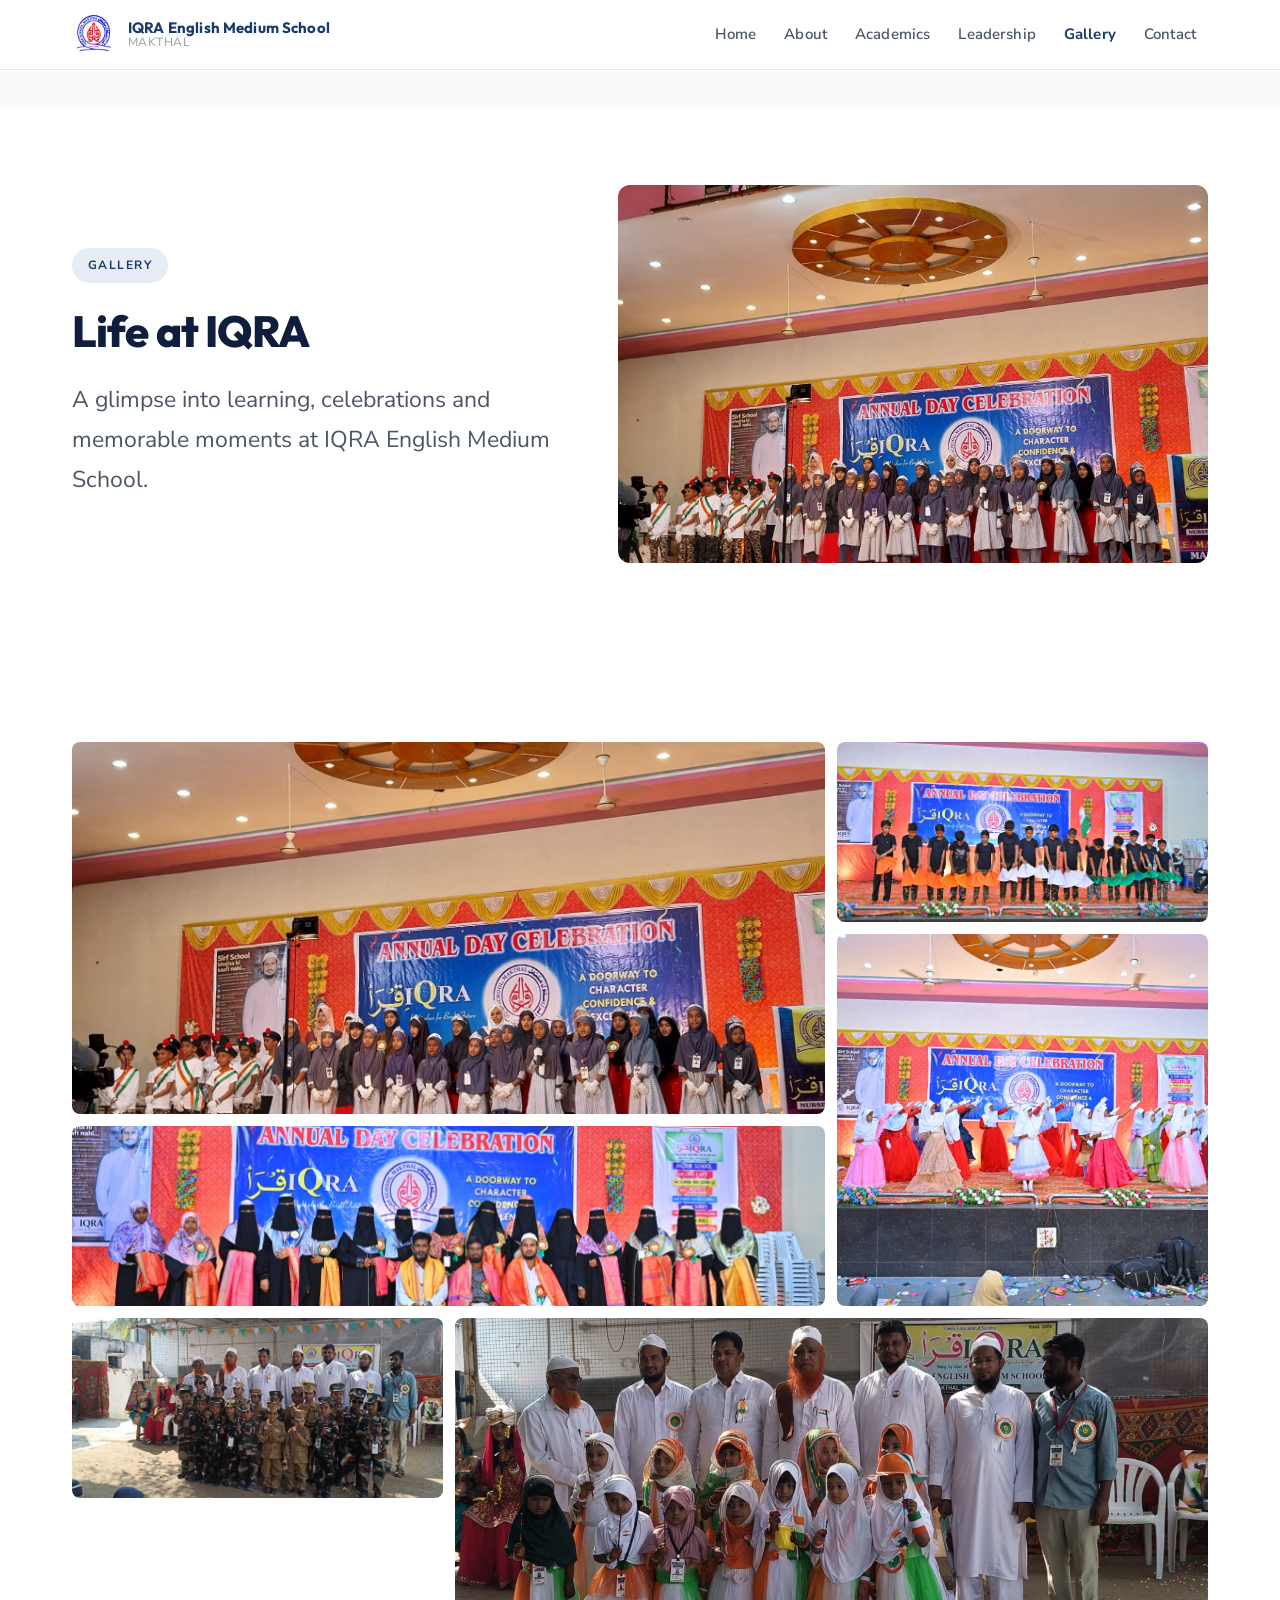
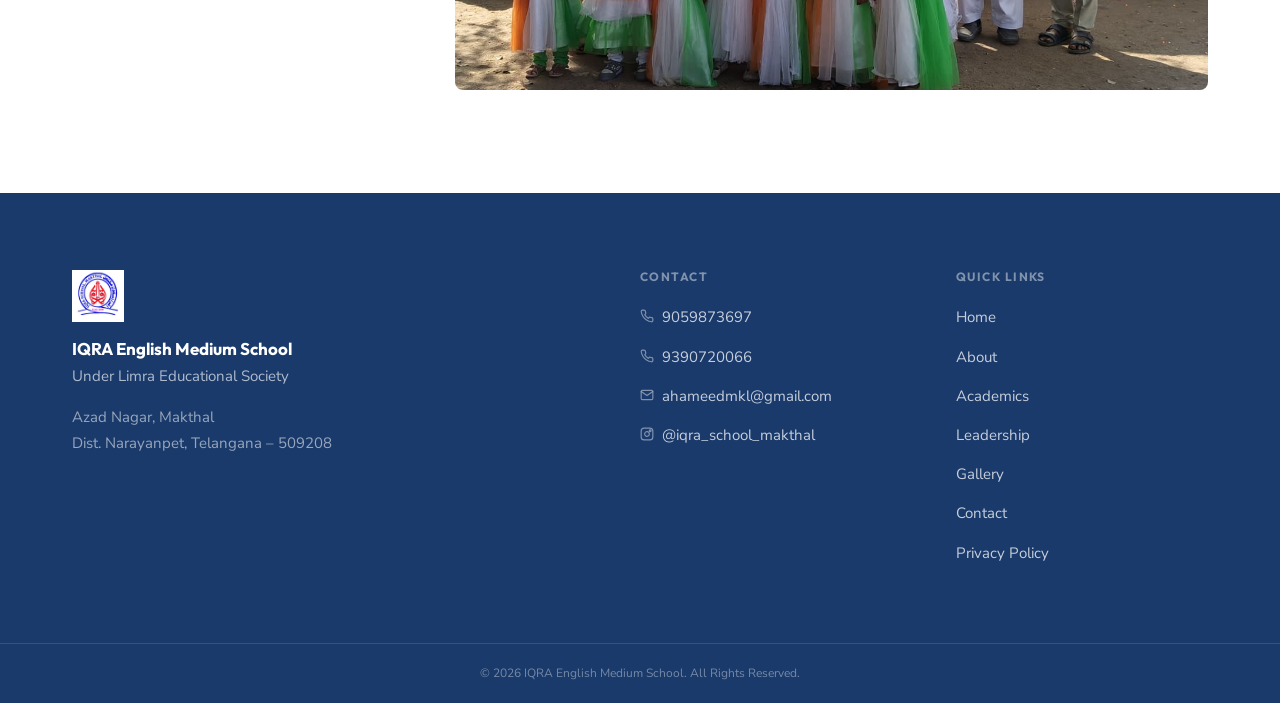
<file: gallery.html>
<!DOCTYPE html>
<html lang="en">
<head>
  <meta charset="UTF-8" />
  <meta name="viewport" content="width=device-width, initial-scale=1.0" />
  <meta name="description" content="Gallery — Life at IQRA English Medium School, Makthal. Photos of learning, celebrations and memorable moments." />

  <meta name="robots" content="index, follow" />
  <link rel="canonical" href="" />

  <meta property="og:type"        content="website" />
  <meta property="og:title"       content="Gallery | IQRA English Medium School" />
  <meta property="og:description" content="A glimpse into learning, celebrations and memorable moments at IQRA." />

  <link rel="icon" type="image/png" href="assets/logo/iqra-school-logo.png" />

  <link rel="preconnect" href="https://fonts.googleapis.com" />
  <link rel="preconnect" href="https://fonts.gstatic.com" crossorigin />
  <link href="https://fonts.googleapis.com/css2?family=Outfit:wght@400;500;600;700;800&family=Nunito+Sans:ital,opsz,wght@0,6..12,400;0,6..12,500;0,6..12,600;0,6..12,700;1,6..12,400;1,6..12,500&display=swap" rel="stylesheet" />

  <link rel="stylesheet" href="css/style.css" />
  <title>Gallery | IQRA English Medium School</title>
</head>

<body>

  <a class="skip-link" href="#main-content">Skip to main content</a>

  <!-- HEADER -->
  <header class="site-header" role="banner">
    <div class="container header-inner">
      <a href="index.html" class="header-brand" aria-label="IQRA English Medium School — home">
        <img src="assets/logo/iqra-school-logo.png" alt="IQRA English Medium School official emblem" class="brand-emblem" width="44" height="44" />
        <div class="brand-text" aria-hidden="true">
          <span class="brand-name">IQRA English Medium School</span>
          <span class="brand-location">Makthal</span>
        </div>
      </a>
      <nav class="site-nav" aria-label="Main navigation">
        <ul class="nav-list" role="list">
          <li><a href="index.html"       class="nav-link">Home</a></li>
          <li><a href="about.html"       class="nav-link">About</a></li>
          <li><a href="academics.html"   class="nav-link">Academics</a></li>
          <li><a href="leadership.html"  class="nav-link">Leadership</a></li>
          <li><a href="gallery.html"     class="nav-link nav-link--active" aria-current="page">Gallery</a></li>
          <li><a href="contact.html"     class="nav-link">Contact</a></li>
        </ul>
      </nav>
      <button id="nav-toggle" class="nav-toggle" aria-expanded="false" aria-controls="mobile-nav" aria-label="Open navigation menu" type="button">
        <span class="hamburger" aria-hidden="true"><span class="hamburger__line"></span><span class="hamburger__line"></span><span class="hamburger__line"></span></span>
      </button>
    </div>
  </header>

  <nav id="mobile-nav" class="mobile-nav" aria-label="Mobile navigation" aria-hidden="true">
    <ul class="mobile-nav-list" role="list">
      <li><a href="index.html"       class="mobile-nav-link">Home</a></li>
      <li><a href="about.html"       class="mobile-nav-link">About</a></li>
      <li><a href="academics.html"   class="mobile-nav-link">Academics</a></li>
      <li><a href="leadership.html"  class="mobile-nav-link">Leadership</a></li>
      <li><a href="gallery.html"     class="mobile-nav-link">Gallery</a></li>
      <li><a href="contact.html"     class="mobile-nav-link">Contact</a></li>
    </ul>
  </nav>

  <!-- MAIN -->
  <main id="main-content">

    <!-- Hero -->
    <section class="about-page-hero" aria-labelledby="gallery-page-heading">
      <div class="container about-page-hero__inner">
        <div class="about-page-hero__content reveal reveal--left">
          <span class="about-eyebrow">Gallery</span>
          <h1 class="about-page-hero__heading" id="gallery-page-heading">Life at IQRA</h1>
          <p class="about-page-hero__intro">
            A glimpse into learning, celebrations and memorable moments at IQRA English Medium School.
          </p>
        </div>
        <div class="about-page-hero__image-col reveal reveal--right">
          <div class="about-page-hero__image-wrap">
            <img src="assets/images/gallery-1.jpg" alt="Memorable moments at IQRA English Medium School" class="about-page-hero__image" width="760" height="520" loading="eager" />
          </div>
        </div>
      </div>
    </section>

    <!-- Gallery Grid -->
    <section class="hp-gallery" aria-label="Photo gallery">
      <div class="container">

        <div class="hp-gallery__grid">
          <figure class="hp-gallery__item hp-gallery__item--large reveal reveal--up">
            <div class="hp-gallery__image-wrap">
              <img src="assets/images/gallery-1.jpg" alt="Annual Day at IQRA English Medium School" class="hp-gallery__image" width="800" height="600" loading="lazy" />
              <div class="hp-gallery__overlay"><span class="hp-gallery__caption">Annual Day</span></div>
            </div>
          </figure>
          <figure class="hp-gallery__item hp-gallery__item--small reveal reveal--up">
            <div class="hp-gallery__image-wrap">
              <img src="assets/images/gallery-2.jpg" alt="Learning activities at IQRA" class="hp-gallery__image" width="600" height="600" loading="lazy" />
              <div class="hp-gallery__overlay"><span class="hp-gallery__caption">Learning Activities</span></div>
            </div>
          </figure>
          <figure class="hp-gallery__item hp-gallery__item--tall reveal reveal--up">
            <div class="hp-gallery__image-wrap">
              <img src="assets/images/gallery-3.jpg" alt="School celebrations" class="hp-gallery__image" width="600" height="900" loading="lazy" />
              <div class="hp-gallery__overlay"><span class="hp-gallery__caption">School Celebrations</span></div>
            </div>
          </figure>
          <figure class="hp-gallery__item hp-gallery__item--wide reveal reveal--up">
            <div class="hp-gallery__image-wrap">
              <img src="assets/images/gallery-4.jpg" alt="Classroom moments at IQRA" class="hp-gallery__image" width="900" height="500" loading="lazy" />
              <div class="hp-gallery__overlay"><span class="hp-gallery__caption">Classroom Moments</span></div>
            </div>
          </figure>
          <figure class="hp-gallery__item hp-gallery__item--medium reveal reveal--up">
            <div class="hp-gallery__image-wrap">
              <img src="assets/images/gallery-5.jpg" alt="Sports at IQRA" class="hp-gallery__image" width="600" height="600" loading="lazy" />
              <div class="hp-gallery__overlay"><span class="hp-gallery__caption">Sports</span></div>
            </div>
          </figure>
          <figure class="hp-gallery__item hp-gallery__item--large2 reveal reveal--up">
            <div class="hp-gallery__image-wrap">
              <img src="assets/images/gallery-6.jpg" alt="Student achievements" class="hp-gallery__image" width="800" height="600" loading="lazy" />
              <div class="hp-gallery__overlay"><span class="hp-gallery__caption">Student Achievements</span></div>
            </div>
          </figure>
        </div>

      </div>
    </section>

  </main>

  <!-- FOOTER -->
  <footer class="site-footer" role="contentinfo">
    <div class="container site-footer__inner">
      <div class="site-footer__brand">
        <img src="assets/logo/iqra-school-logo.png" alt="IQRA English Medium School official emblem" class="site-footer__emblem" width="52" height="52" />
        <p class="site-footer__school-name">IQRA English Medium School</p>
        <p class="site-footer__org">Under Limra Educational Society</p>
        <address class="site-footer__address">Azad Nagar, Makthal<br />Dist. Narayanpet, Telangana – 509208</address>
      </div>
      <div class="site-footer__contact">
        <h3 class="site-footer__col-heading">Contact</h3>
        <ul class="site-footer__contact-list">
          <li><a href="tel:+919059873697" class="site-footer__link"><svg class="site-footer__icon" width="14" height="14" viewBox="0 0 24 24" fill="none" stroke="currentColor" stroke-width="2" stroke-linecap="round" stroke-linejoin="round" aria-hidden="true"><path d="M22 16.92v3a2 2 0 01-2.18 2 19.79 19.79 0 01-8.63-3.07 19.5 19.5 0 01-6-6A19.79 19.79 0 012.12 4.18 2 2 0 014.11 2h3a2 2 0 012 1.72c.127.96.361 1.903.7 2.81a2 2 0 01-.45 2.11L8.09 9.91a16 16 0 006 6l1.27-1.27a2 2 0 012.11-.45c.907.339 1.85.573 2.81.7A2 2 0 0122 16.92z"/></svg>9059873697</a></li>
          <li><a href="tel:+919390720066" class="site-footer__link"><svg class="site-footer__icon" width="14" height="14" viewBox="0 0 24 24" fill="none" stroke="currentColor" stroke-width="2" stroke-linecap="round" stroke-linejoin="round" aria-hidden="true"><path d="M22 16.92v3a2 2 0 01-2.18 2 19.79 19.79 0 01-8.63-3.07 19.5 19.5 0 01-6-6A19.79 19.79 0 012.12 4.18 2 2 0 014.11 2h3a2 2 0 012 1.72c.127.96.361 1.903.7 2.81a2 2 0 01-.45 2.11L8.09 9.91a16 16 0 006 6l1.27-1.27a2 2 0 012.11-.45c.907.339 1.85.573 2.81.7A2 2 0 0122 16.92z"/></svg>9390720066</a></li>
          <li><a href="mailto:ahameedmkl@gmail.com" class="site-footer__link"><svg class="site-footer__icon" width="14" height="14" viewBox="0 0 24 24" fill="none" stroke="currentColor" stroke-width="2" stroke-linecap="round" stroke-linejoin="round" aria-hidden="true"><path d="M4 4h16c1.1 0 2 .9 2 2v12c0 1.1-.9 2-2 2H4c-1.1 0-2-.9-2-2V6c0-1.1.9-2 2-2z"/><path d="M22 6l-10 7L2 6"/></svg>ahameedmkl@gmail.com</a></li>
          <li><a href="https://www.instagram.com/iqra_school_makthal" class="site-footer__link" target="_blank" rel="noopener noreferrer"><svg class="site-footer__icon" width="14" height="14" viewBox="0 0 24 24" fill="none" stroke="currentColor" stroke-width="2" stroke-linecap="round" stroke-linejoin="round" aria-hidden="true"><rect x="2" y="2" width="20" height="20" rx="5"/><path d="M16 11.37A4 4 0 1112.63 8a4 4 0 013.37 3.37z"/><circle cx="17.5" cy="6.5" r="1.5"/></svg>@iqra_school_makthal</a></li>
        </ul>
      </div>
      <div class="site-footer__nav">
        <h3 class="site-footer__col-heading">Quick Links</h3>
        <ul class="site-footer__nav-list">
          <li><a href="index.html"         class="site-footer__link">Home</a></li>
          <li><a href="about.html"         class="site-footer__link">About</a></li>
          <li><a href="academics.html"     class="site-footer__link">Academics</a></li>
          <li><a href="leadership.html"    class="site-footer__link">Leadership</a></li>
          <li><a href="gallery.html"       class="site-footer__link">Gallery</a></li>
          <li><a href="contact.html"       class="site-footer__link">Contact</a></li>
          <li><a href="privacy-policy.html" class="site-footer__link">Privacy Policy</a></li>
        </ul>
      </div>
    </div>
    <div class="site-footer__bottom">
      <div class="container"><p class="site-footer__copy">&copy; <span class="js-year"></span> IQRA English Medium School. All Rights Reserved.</p></div>
    </div>
  </footer>

  <script src="js/main.js"></script>
</body>
</html>
</file>
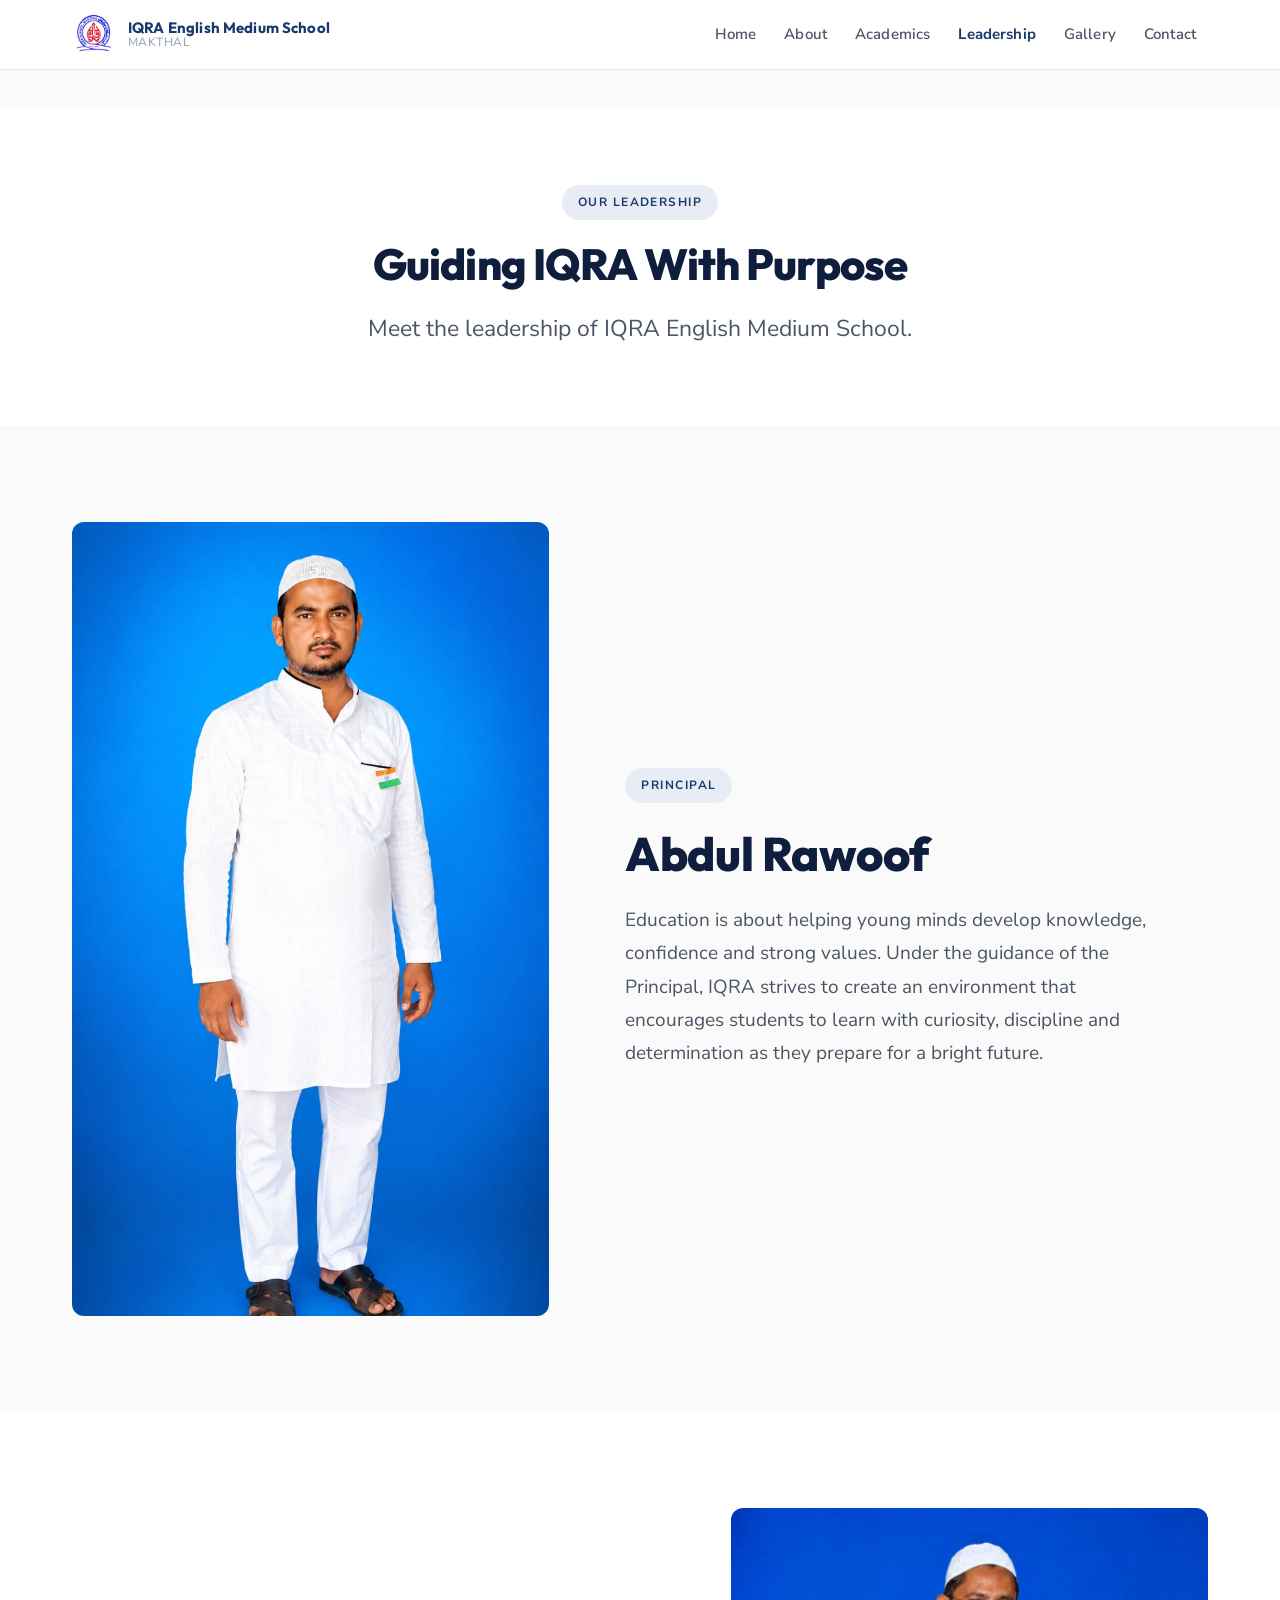
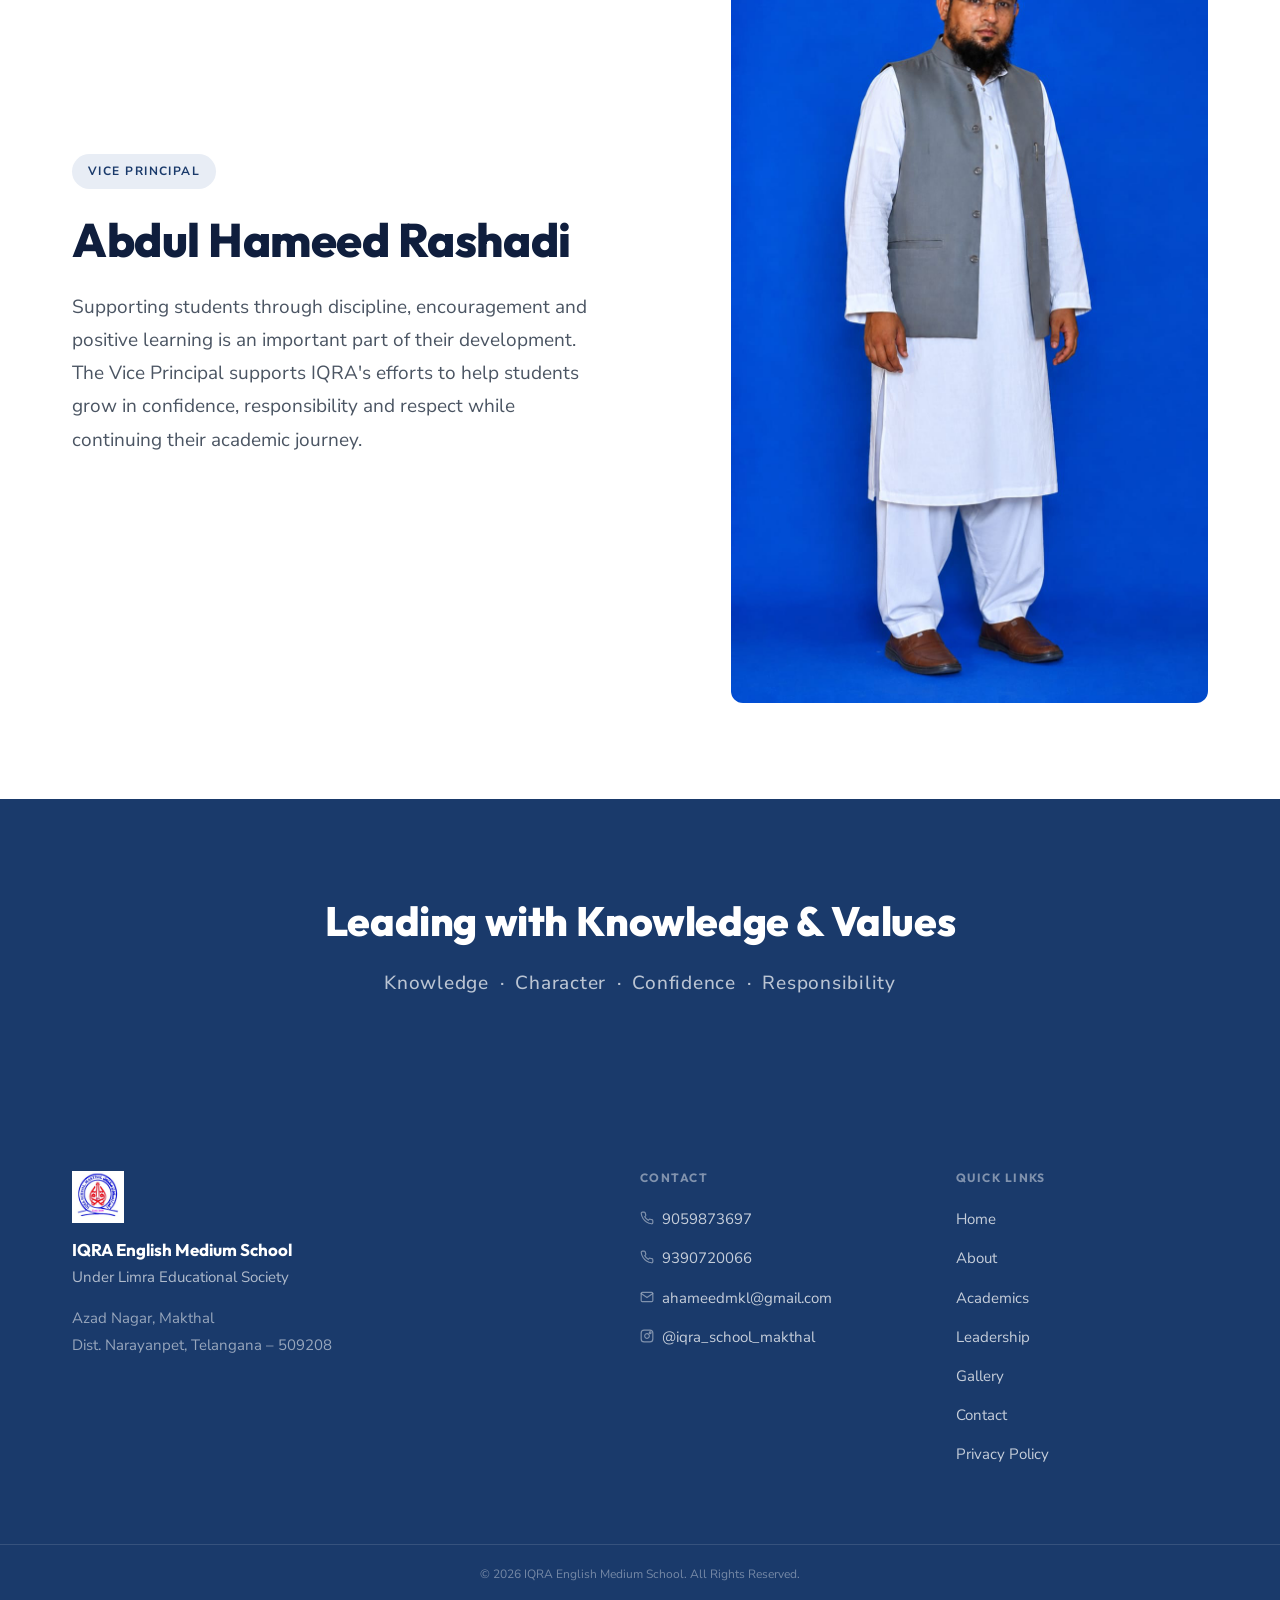
<file: leadership.html>
<!DOCTYPE html>
<html lang="en">
<head>
  <meta charset="UTF-8" />
  <meta name="viewport" content="width=device-width, initial-scale=1.0" />
  <meta name="description" content="Leadership at IQRA English Medium School — Principal Abdul Rawoof and Vice Principal Abdul Hameed Rashadi guide the school in Makthal." />

  <meta name="robots" content="index, follow" />
  <link rel="canonical" href="" />

  <meta property="og:type"        content="website" />
  <meta property="og:title"       content="Leadership | IQRA English Medium School" />
  <meta property="og:description" content="Meet the leadership of IQRA English Medium School in Makthal." />

  <link rel="icon" type="image/png" href="assets/logo/iqra-school-logo.png" />

  <link rel="preconnect" href="https://fonts.googleapis.com" />
  <link rel="preconnect" href="https://fonts.gstatic.com" crossorigin />
  <link href="https://fonts.googleapis.com/css2?family=Outfit:wght@400;500;600;700;800&family=Nunito+Sans:ital,opsz,wght@0,6..12,400;0,6..12,500;0,6..12,600;0,6..12,700;1,6..12,400;1,6..12,500&display=swap" rel="stylesheet" />

  <link rel="stylesheet" href="css/style.css" />
  <title>Leadership | IQRA English Medium School</title>
</head>

<body>

  <a class="skip-link" href="#main-content">Skip to main content</a>

  <!-- HEADER -->
  <header class="site-header" role="banner">
    <div class="container header-inner">
      <a href="index.html" class="header-brand" aria-label="IQRA English Medium School — home">
        <img src="assets/logo/iqra-school-logo.png" alt="IQRA English Medium School official emblem" class="brand-emblem" width="44" height="44" />
        <div class="brand-text" aria-hidden="true">
          <span class="brand-name">IQRA English Medium School</span>
          <span class="brand-location">Makthal</span>
        </div>
      </a>
      <nav class="site-nav" aria-label="Main navigation">
        <ul class="nav-list" role="list">
          <li><a href="index.html"       class="nav-link">Home</a></li>
          <li><a href="about.html"       class="nav-link">About</a></li>
          <li><a href="academics.html"   class="nav-link">Academics</a></li>
          <li><a href="leadership.html"  class="nav-link nav-link--active" aria-current="page">Leadership</a></li>
          <li><a href="gallery.html"     class="nav-link">Gallery</a></li>
          <li><a href="contact.html"     class="nav-link">Contact</a></li>
        </ul>
      </nav>
      <button id="nav-toggle" class="nav-toggle" aria-expanded="false" aria-controls="mobile-nav" aria-label="Open navigation menu" type="button">
        <span class="hamburger" aria-hidden="true"><span class="hamburger__line"></span><span class="hamburger__line"></span><span class="hamburger__line"></span></span>
      </button>
    </div>
  </header>

  <nav id="mobile-nav" class="mobile-nav" aria-label="Mobile navigation" aria-hidden="true">
    <ul class="mobile-nav-list" role="list">
      <li><a href="index.html"       class="mobile-nav-link">Home</a></li>
      <li><a href="about.html"       class="mobile-nav-link">About</a></li>
      <li><a href="academics.html"   class="mobile-nav-link">Academics</a></li>
      <li><a href="leadership.html"  class="mobile-nav-link">Leadership</a></li>
      <li><a href="gallery.html"     class="mobile-nav-link">Gallery</a></li>
      <li><a href="contact.html"     class="mobile-nav-link">Contact</a></li>
    </ul>
  </nav>

  <!-- MAIN -->
  <main id="main-content">

    <!-- Hero -->
    <section class="contact-hero" aria-labelledby="leadership-page-heading">
      <div class="container contact-hero__inner reveal reveal--up">
        <span class="about-eyebrow">Our Leadership</span>
        <h1 class="contact-hero__heading" id="leadership-page-heading">Guiding IQRA With Purpose</h1>
        <p class="contact-hero__intro">Meet the leadership of IQRA English Medium School.</p>
      </div>
    </section>

    <!-- Principal -->
    <section class="leader-profile" aria-labelledby="principal-heading">
      <div class="container">
        <div class="leader-profile__grid">
          <div class="leader-profile__image-col reveal reveal--left">
            <div class="leader-profile__image-wrap leader-profile__image-wrap--wide">
              <img src="assets/images/principal.jpg" alt="Abdul Rawoof, Principal of IQRA English Medium School" class="leader-profile__image" width="900" height="600" loading="lazy" />
            </div>
          </div>
          <div class="leader-profile__content reveal reveal--right">
            <span class="about-eyebrow">Principal</span>
            <h2 class="leader-profile__name" id="principal-heading">Abdul Rawoof</h2>
            <p class="leader-profile__body">
              Education is about helping young minds develop knowledge,
              confidence and strong values. Under the guidance of the Principal,
              IQRA strives to create an environment that encourages students to
              learn with curiosity, discipline and determination as they prepare
              for a bright future.
            </p>
          </div>
        </div>
      </div>
    </section>

    <!-- Vice Principal -->
    <section class="leader-profile leader-profile--reverse" aria-labelledby="vp-heading">
      <div class="container">
        <div class="leader-profile__grid">
          <div class="leader-profile__image-col reveal reveal--right">
            <div class="leader-profile__image-wrap leader-profile__image-wrap--wide">
              <img src="assets/images/vice-principal.jpg" alt="Abdul Hameed Rashadi, Vice Principal of IQRA English Medium School" class="leader-profile__image" width="900" height="600" loading="lazy" />
            </div>
          </div>
          <div class="leader-profile__content reveal reveal--left">
            <span class="about-eyebrow">Vice Principal</span>
            <h2 class="leader-profile__name" id="vp-heading">Abdul Hameed Rashadi</h2>
            <p class="leader-profile__body">
              Supporting students through discipline, encouragement and positive
              learning is an important part of their development. The Vice
              Principal supports IQRA's efforts to help students grow in
              confidence, responsibility and respect while continuing their
              academic journey.
            </p>
          </div>
        </div>
      </div>
    </section>

    <!-- Values Statement -->
    <section class="school-statement" aria-labelledby="leadership-values-heading">
      <div class="school-statement-inner reveal reveal--up">
        <h2 class="statement-heading" id="leadership-values-heading">Leading with Knowledge &amp; Values</h2>
        <p class="statement-pillars">
          Knowledge&ensp;·&ensp;Character&ensp;·&ensp;Confidence&ensp;·&ensp;Responsibility
        </p>
      </div>
    </section>

  </main>

  <!-- FOOTER -->
  <footer class="site-footer" role="contentinfo">
    <div class="container site-footer__inner">
      <div class="site-footer__brand">
        <img src="assets/logo/iqra-school-logo.png" alt="IQRA English Medium School official emblem" class="site-footer__emblem" width="52" height="52" />
        <p class="site-footer__school-name">IQRA English Medium School</p>
        <p class="site-footer__org">Under Limra Educational Society</p>
        <address class="site-footer__address">Azad Nagar, Makthal<br />Dist. Narayanpet, Telangana – 509208</address>
      </div>
      <div class="site-footer__contact">
        <h3 class="site-footer__col-heading">Contact</h3>
        <ul class="site-footer__contact-list">
          <li><a href="tel:+919059873697" class="site-footer__link"><svg class="site-footer__icon" width="14" height="14" viewBox="0 0 24 24" fill="none" stroke="currentColor" stroke-width="2" stroke-linecap="round" stroke-linejoin="round" aria-hidden="true"><path d="M22 16.92v3a2 2 0 01-2.18 2 19.79 19.79 0 01-8.63-3.07 19.5 19.5 0 01-6-6A19.79 19.79 0 012.12 4.18 2 2 0 014.11 2h3a2 2 0 012 1.72c.127.96.361 1.903.7 2.81a2 2 0 01-.45 2.11L8.09 9.91a16 16 0 006 6l1.27-1.27a2 2 0 012.11-.45c.907.339 1.85.573 2.81.7A2 2 0 0122 16.92z"/></svg>9059873697</a></li>
          <li><a href="tel:+919390720066" class="site-footer__link"><svg class="site-footer__icon" width="14" height="14" viewBox="0 0 24 24" fill="none" stroke="currentColor" stroke-width="2" stroke-linecap="round" stroke-linejoin="round" aria-hidden="true"><path d="M22 16.92v3a2 2 0 01-2.18 2 19.79 19.79 0 01-8.63-3.07 19.5 19.5 0 01-6-6A19.79 19.79 0 012.12 4.18 2 2 0 014.11 2h3a2 2 0 012 1.72c.127.96.361 1.903.7 2.81a2 2 0 01-.45 2.11L8.09 9.91a16 16 0 006 6l1.27-1.27a2 2 0 012.11-.45c.907.339 1.85.573 2.81.7A2 2 0 0122 16.92z"/></svg>9390720066</a></li>
          <li><a href="mailto:ahameedmkl@gmail.com" class="site-footer__link"><svg class="site-footer__icon" width="14" height="14" viewBox="0 0 24 24" fill="none" stroke="currentColor" stroke-width="2" stroke-linecap="round" stroke-linejoin="round" aria-hidden="true"><path d="M4 4h16c1.1 0 2 .9 2 2v12c0 1.1-.9 2-2 2H4c-1.1 0-2-.9-2-2V6c0-1.1.9-2 2-2z"/><path d="M22 6l-10 7L2 6"/></svg>ahameedmkl@gmail.com</a></li>
          <li><a href="https://www.instagram.com/iqra_school_makthal" class="site-footer__link" target="_blank" rel="noopener noreferrer"><svg class="site-footer__icon" width="14" height="14" viewBox="0 0 24 24" fill="none" stroke="currentColor" stroke-width="2" stroke-linecap="round" stroke-linejoin="round" aria-hidden="true"><rect x="2" y="2" width="20" height="20" rx="5"/><path d="M16 11.37A4 4 0 1112.63 8a4 4 0 013.37 3.37z"/><circle cx="17.5" cy="6.5" r="1.5"/></svg>@iqra_school_makthal</a></li>
        </ul>
      </div>
      <div class="site-footer__nav">
        <h3 class="site-footer__col-heading">Quick Links</h3>
        <ul class="site-footer__nav-list">
          <li><a href="index.html"         class="site-footer__link">Home</a></li>
          <li><a href="about.html"         class="site-footer__link">About</a></li>
          <li><a href="academics.html"     class="site-footer__link">Academics</a></li>
          <li><a href="leadership.html"    class="site-footer__link">Leadership</a></li>
          <li><a href="gallery.html"       class="site-footer__link">Gallery</a></li>
          <li><a href="contact.html"       class="site-footer__link">Contact</a></li>
          <li><a href="privacy-policy.html" class="site-footer__link">Privacy Policy</a></li>
        </ul>
      </div>
    </div>
    <div class="site-footer__bottom">
      <div class="container"><p class="site-footer__copy">&copy; <span class="js-year"></span> IQRA English Medium School. All Rights Reserved.</p></div>
    </div>
  </footer>

  <script src="js/main.js"></script>
</body>
</html>
</file>
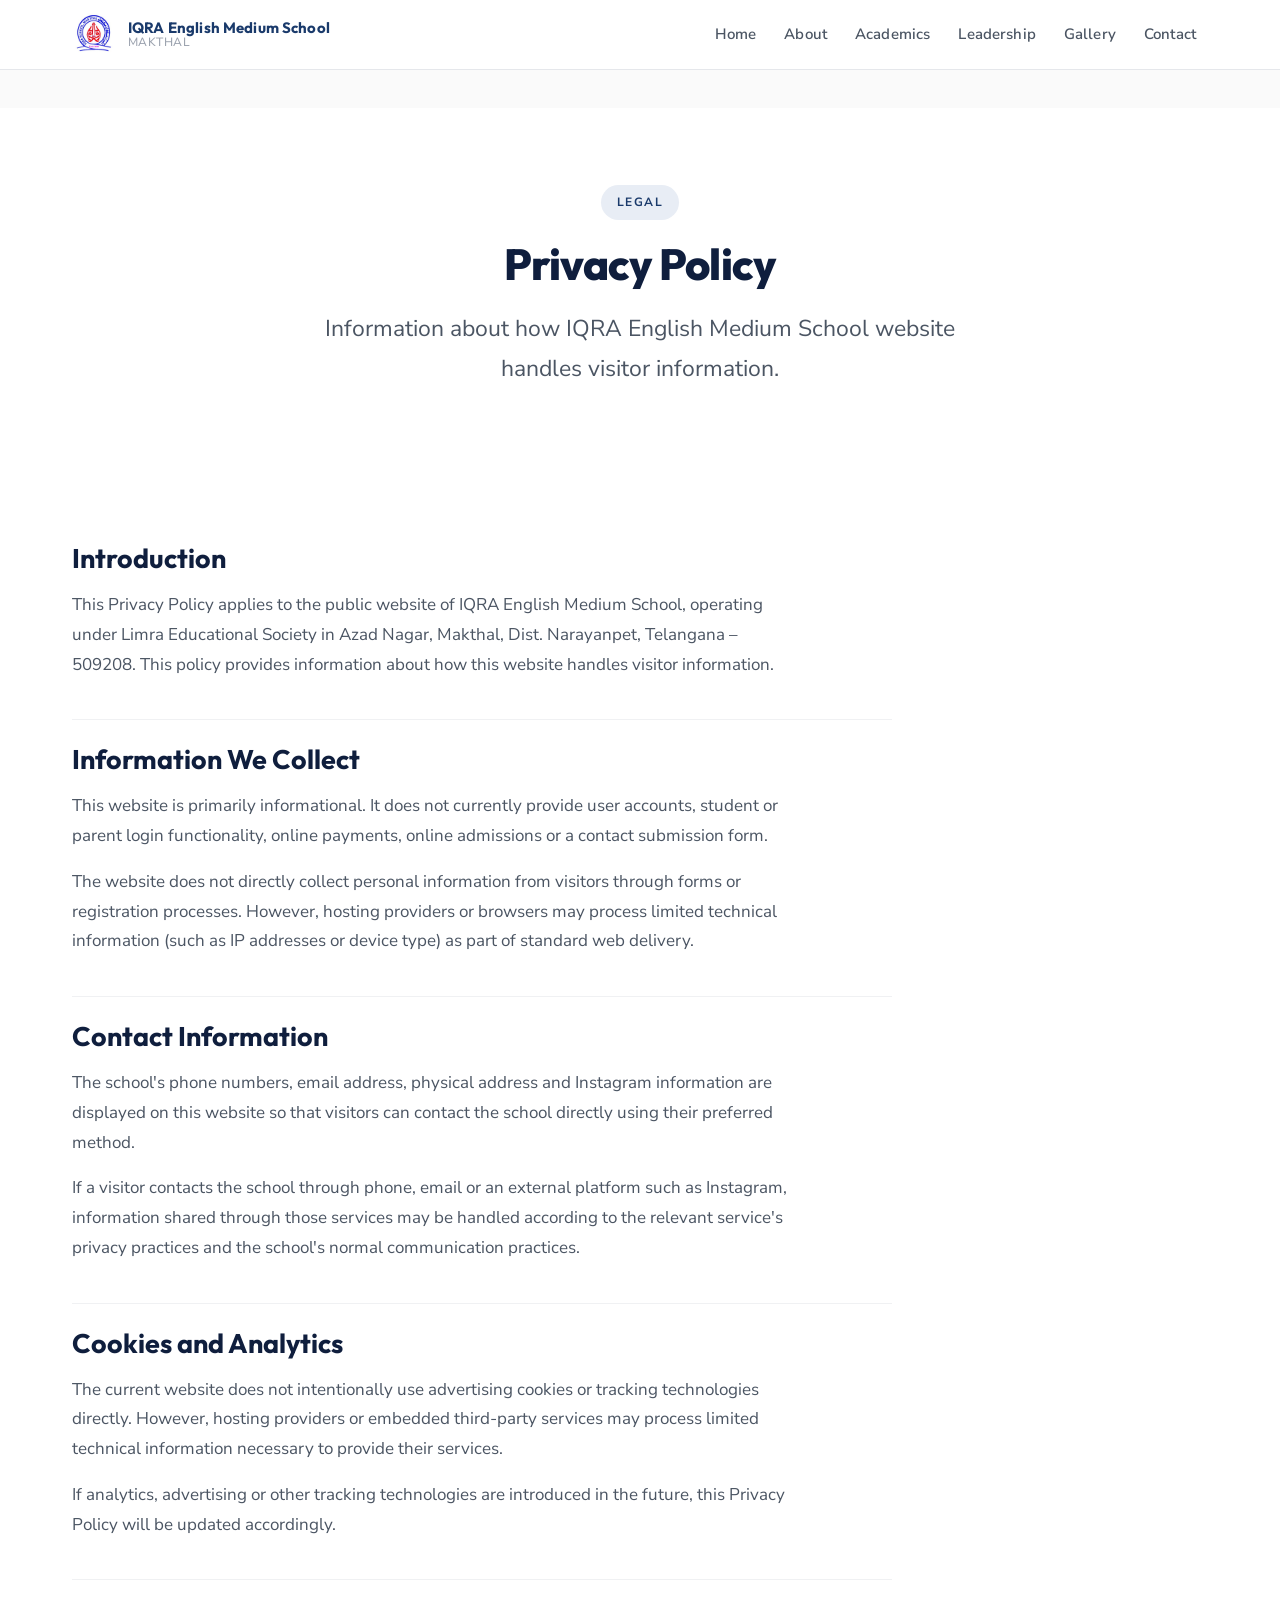
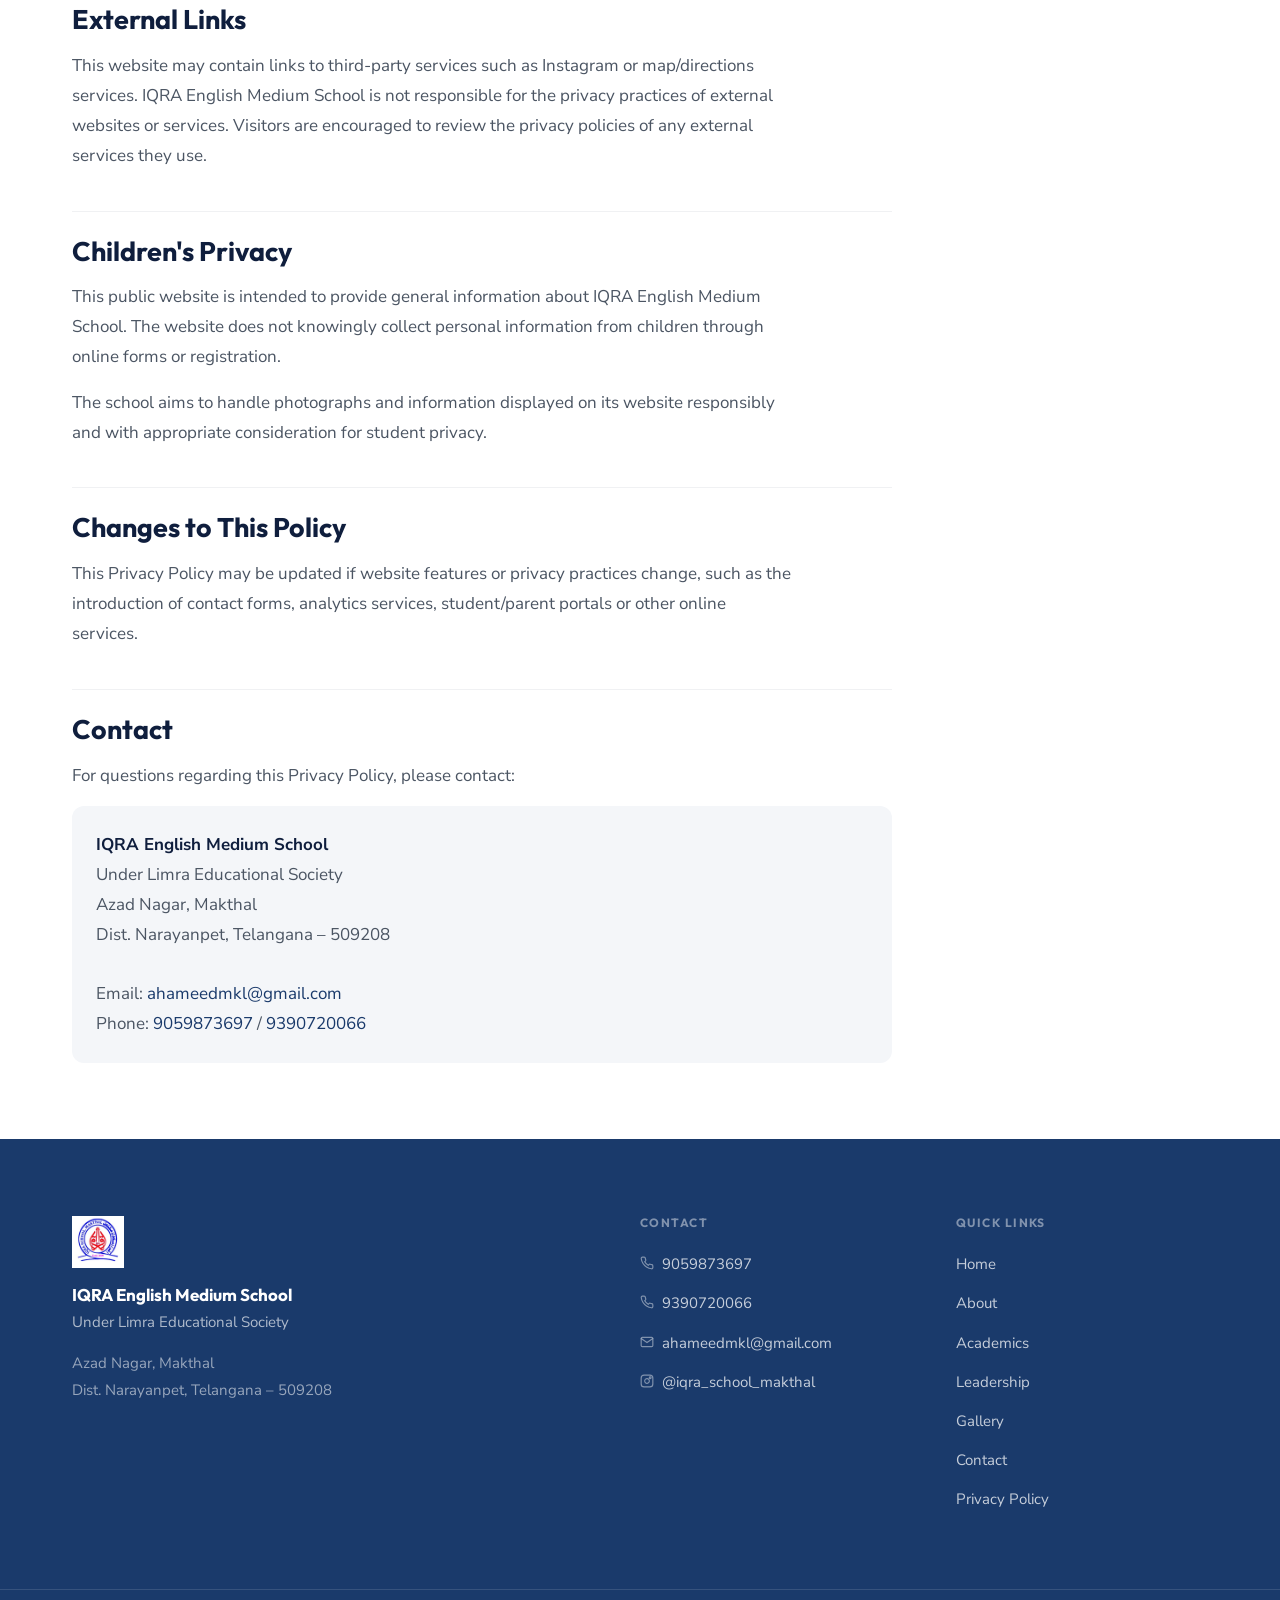
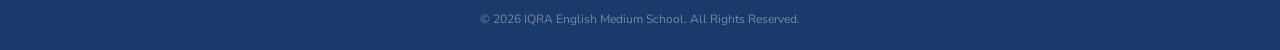
<file: privacy-policy.html>
<!DOCTYPE html>
<html lang="en">
<head>
  <meta charset="UTF-8" />
  <meta name="viewport" content="width=device-width, initial-scale=1.0" />
  <meta name="description" content="Privacy Policy for the IQRA English Medium School website — information about how the school's website handles visitor information." />

  <meta name="robots" content="index, follow" />
  <link rel="canonical" href="" />

  <meta property="og:type"        content="website" />
  <meta property="og:title"       content="Privacy Policy | IQRA English Medium School" />
  <meta property="og:description" content="Privacy Policy for the IQRA English Medium School website." />

  <link rel="icon" type="image/png" href="assets/logo/iqra-school-logo.png" />

  <link rel="preconnect" href="https://fonts.googleapis.com" />
  <link rel="preconnect" href="https://fonts.gstatic.com" crossorigin />
  <link href="https://fonts.googleapis.com/css2?family=Outfit:wght@400;500;600;700;800&family=Nunito+Sans:ital,opsz,wght@0,6..12,400;0,6..12,500;0,6..12,600;0,6..12,700;1,6..12,400;1,6..12,500&display=swap" rel="stylesheet" />

  <link rel="stylesheet" href="css/style.css" />
  <title>Privacy Policy | IQRA English Medium School</title>
</head>

<body>

  <a class="skip-link" href="#main-content">Skip to main content</a>

  <!-- HEADER -->
  <header class="site-header" role="banner">
    <div class="container header-inner">
      <a href="index.html" class="header-brand" aria-label="IQRA English Medium School — home">
        <img src="assets/logo/iqra-school-logo.png" alt="IQRA English Medium School official emblem" class="brand-emblem" width="44" height="44" />
        <div class="brand-text" aria-hidden="true">
          <span class="brand-name">IQRA English Medium School</span>
          <span class="brand-location">Makthal</span>
        </div>
      </a>
      <nav class="site-nav" aria-label="Main navigation">
        <ul class="nav-list" role="list">
          <li><a href="index.html"       class="nav-link">Home</a></li>
          <li><a href="about.html"       class="nav-link">About</a></li>
          <li><a href="academics.html"   class="nav-link">Academics</a></li>
          <li><a href="leadership.html"  class="nav-link">Leadership</a></li>
          <li><a href="gallery.html"     class="nav-link">Gallery</a></li>
          <li><a href="contact.html"     class="nav-link">Contact</a></li>
        </ul>
      </nav>
      <button id="nav-toggle" class="nav-toggle" aria-expanded="false" aria-controls="mobile-nav" aria-label="Open navigation menu" type="button">
        <span class="hamburger" aria-hidden="true"><span class="hamburger__line"></span><span class="hamburger__line"></span><span class="hamburger__line"></span></span>
      </button>
    </div>
  </header>

  <nav id="mobile-nav" class="mobile-nav" aria-label="Mobile navigation" aria-hidden="true">
    <ul class="mobile-nav-list" role="list">
      <li><a href="index.html"       class="mobile-nav-link">Home</a></li>
      <li><a href="about.html"       class="mobile-nav-link">About</a></li>
      <li><a href="academics.html"   class="mobile-nav-link">Academics</a></li>
      <li><a href="leadership.html"  class="mobile-nav-link">Leadership</a></li>
      <li><a href="gallery.html"     class="mobile-nav-link">Gallery</a></li>
      <li><a href="contact.html"     class="mobile-nav-link">Contact</a></li>
    </ul>
  </nav>


  <!-- MAIN -->
  <main id="main-content">


    <!-- Hero -->
    <section class="contact-hero" aria-labelledby="policy-page-heading">
      <div class="container contact-hero__inner reveal reveal--up">
        <span class="about-eyebrow">Legal</span>
        <h1 class="contact-hero__heading" id="policy-page-heading">Privacy Policy</h1>
        <p class="contact-hero__intro">
          Information about how IQRA English Medium School website handles
          visitor information.
        </p>
      </div>
    </section>


    <!-- Policy Content -->
    <section class="policy-content" aria-labelledby="policy-page-heading">
      <div class="container">
        <article class="policy-content__body reveal reveal--up">

          <h2>Introduction</h2>
          <p>
            This Privacy Policy applies to the public website of IQRA English
            Medium School, operating under Limra Educational Society in Azad
            Nagar, Makthal, Dist. Narayanpet, Telangana – 509208. This policy
            provides information about how this website handles visitor
            information.
          </p>

          <h2>Information We Collect</h2>
          <p>
            This website is primarily informational. It does not currently
            provide user accounts, student or parent login functionality,
            online payments, online admissions or a contact submission form.
          </p>
          <p>
            The website does not directly collect personal information from
            visitors through forms or registration processes. However, hosting
            providers or browsers may process limited technical information
            (such as IP addresses or device type) as part of standard web
            delivery.
          </p>

          <h2>Contact Information</h2>
          <p>
            The school's phone numbers, email address, physical address and
            Instagram information are displayed on this website so that visitors
            can contact the school directly using their preferred method.
          </p>
          <p>
            If a visitor contacts the school through phone, email or an external
            platform such as Instagram, information shared through those services
            may be handled according to the relevant service's privacy practices
            and the school's normal communication practices.
          </p>

          <h2>Cookies and Analytics</h2>
          <p>
            The current website does not intentionally use advertising cookies
            or tracking technologies directly. However, hosting providers or
            embedded third-party services may process limited technical
            information necessary to provide their services.
          </p>
          <p>
            If analytics, advertising or other tracking technologies are
            introduced in the future, this Privacy Policy will be updated
            accordingly.
          </p>

          <h2>External Links</h2>
          <p>
            This website may contain links to third-party services such as
            Instagram or map/directions services. IQRA English Medium School
            is not responsible for the privacy practices of external websites
            or services. Visitors are encouraged to review the privacy policies
            of any external services they use.
          </p>

          <h2>Children's Privacy</h2>
          <p>
            This public website is intended to provide general information about
            IQRA English Medium School. The website does not knowingly collect
            personal information from children through online forms or
            registration.
          </p>
          <p>
            The school aims to handle photographs and information displayed on
            its website responsibly and with appropriate consideration for
            student privacy.
          </p>

          <h2>Changes to This Policy</h2>
          <p>
            This Privacy Policy may be updated if website features or privacy
            practices change, such as the introduction of contact forms,
            analytics services, student/parent portals or other online services.
          </p>

          <h2>Contact</h2>
          <p>
            For questions regarding this Privacy Policy, please contact:
          </p>
          <address class="policy-content__contact">
            <strong>IQRA English Medium School</strong><br />
            Under Limra Educational Society<br />
            Azad Nagar, Makthal<br />
            Dist. Narayanpet, Telangana – 509208<br /><br />
            Email: <a href="mailto:ahameedmkl@gmail.com">ahameedmkl@gmail.com</a><br />
            Phone: <a href="tel:+919059873697">9059873697</a> /
            <a href="tel:+919390720066">9390720066</a>
          </address>

        </article>
      </div>
    </section>


  </main>


  <!-- FOOTER -->
  <footer class="site-footer" role="contentinfo">
    <div class="container site-footer__inner">
      <div class="site-footer__brand">
        <img src="assets/logo/iqra-school-logo.png" alt="IQRA English Medium School official emblem" class="site-footer__emblem" width="52" height="52" />
        <p class="site-footer__school-name">IQRA English Medium School</p>
        <p class="site-footer__org">Under Limra Educational Society</p>
        <address class="site-footer__address">Azad Nagar, Makthal<br />Dist. Narayanpet, Telangana – 509208</address>
      </div>
      <div class="site-footer__contact">
        <h3 class="site-footer__col-heading">Contact</h3>
        <ul class="site-footer__contact-list">
          <li><a href="tel:+919059873697" class="site-footer__link"><svg class="site-footer__icon" width="14" height="14" viewBox="0 0 24 24" fill="none" stroke="currentColor" stroke-width="2" stroke-linecap="round" stroke-linejoin="round" aria-hidden="true"><path d="M22 16.92v3a2 2 0 01-2.18 2 19.79 19.79 0 01-8.63-3.07 19.5 19.5 0 01-6-6A19.79 19.79 0 012.12 4.18 2 2 0 014.11 2h3a2 2 0 012 1.72c.127.96.361 1.903.7 2.81a2 2 0 01-.45 2.11L8.09 9.91a16 16 0 006 6l1.27-1.27a2 2 0 012.11-.45c.907.339 1.85.573 2.81.7A2 2 0 0122 16.92z"/></svg>9059873697</a></li>
          <li><a href="tel:+919390720066" class="site-footer__link"><svg class="site-footer__icon" width="14" height="14" viewBox="0 0 24 24" fill="none" stroke="currentColor" stroke-width="2" stroke-linecap="round" stroke-linejoin="round" aria-hidden="true"><path d="M22 16.92v3a2 2 0 01-2.18 2 19.79 19.79 0 01-8.63-3.07 19.5 19.5 0 01-6-6A19.79 19.79 0 012.12 4.18 2 2 0 014.11 2h3a2 2 0 012 1.72c.127.96.361 1.903.7 2.81a2 2 0 01-.45 2.11L8.09 9.91a16 16 0 006 6l1.27-1.27a2 2 0 012.11-.45c.907.339 1.85.573 2.81.7A2 2 0 0122 16.92z"/></svg>9390720066</a></li>
          <li><a href="mailto:ahameedmkl@gmail.com" class="site-footer__link"><svg class="site-footer__icon" width="14" height="14" viewBox="0 0 24 24" fill="none" stroke="currentColor" stroke-width="2" stroke-linecap="round" stroke-linejoin="round" aria-hidden="true"><path d="M4 4h16c1.1 0 2 .9 2 2v12c0 1.1-.9 2-2 2H4c-1.1 0-2-.9-2-2V6c0-1.1.9-2 2-2z"/><path d="M22 6l-10 7L2 6"/></svg>ahameedmkl@gmail.com</a></li>
          <li><a href="https://www.instagram.com/iqra_school_makthal" class="site-footer__link" target="_blank" rel="noopener noreferrer"><svg class="site-footer__icon" width="14" height="14" viewBox="0 0 24 24" fill="none" stroke="currentColor" stroke-width="2" stroke-linecap="round" stroke-linejoin="round" aria-hidden="true"><rect x="2" y="2" width="20" height="20" rx="5"/><path d="M16 11.37A4 4 0 1112.63 8a4 4 0 013.37 3.37z"/><circle cx="17.5" cy="6.5" r="1.5"/></svg>@iqra_school_makthal</a></li>
        </ul>
      </div>
      <div class="site-footer__nav">
        <h3 class="site-footer__col-heading">Quick Links</h3>
        <ul class="site-footer__nav-list">
          <li><a href="index.html"         class="site-footer__link">Home</a></li>
          <li><a href="about.html"         class="site-footer__link">About</a></li>
          <li><a href="academics.html"     class="site-footer__link">Academics</a></li>
          <li><a href="leadership.html"    class="site-footer__link">Leadership</a></li>
          <li><a href="gallery.html"       class="site-footer__link">Gallery</a></li>
          <li><a href="contact.html"       class="site-footer__link">Contact</a></li>
          <li><a href="privacy-policy.html" class="site-footer__link">Privacy Policy</a></li>
        </ul>
      </div>
    </div>
    <div class="site-footer__bottom">
      <div class="container"><p class="site-footer__copy">&copy; <span class="js-year"></span> IQRA English Medium School. All Rights Reserved.</p></div>
    </div>
  </footer>

  <script src="js/main.js"></script>
</body>
</html>
</file>
<file: css/style.css>
/* ==========================================================================
   IQRA English Medium School — Official Website
   Stylesheet
   ==========================================================================
   Structure:
   1.  CSS Custom Properties (Design Tokens)
   2.  CSS Reset & Base
   3.  Typography Scale
   4.  Layout Utilities
   5.  Header / Navigation
   6.  Mobile Navigation
   7.  Hero Section
   8.  Accessibility & Focus
   9.  Reduced Motion
   10. Responsive Breakpoints
   ========================================================================== */


/* ==========================================================================
   1. CSS Custom Properties — Design Tokens
   ========================================================================== */

:root {

  /* --- Brand Colors ---
     Primary palette derived from the official IQRA school emblem.
     Deep royal blue as primary, red as rare accent. */
  --color-primary:        #1a3a6b;   /* deep royal blue — primary brand */
  --color-primary-dark:   #122a52;   /* darker blue for hover/active states */
  --color-primary-light:  #e8edf5;   /* very light blue tint — subtle backgrounds */
  --color-accent:         #c0392b;   /* red — use very sparingly */

  /* --- Neutral & Background --- */
  --color-bg:             #fafafa;   /* off-white page background */
  --color-bg-white:       #ffffff;   /* pure white for surfaces */
  --color-surface:        #f4f6f9;   /* light neutral surface */

  /* --- Typography Colors --- */
  --color-text-primary:   #111827;   /* near-black — main body text */
  --color-text-heading:   #0f1e3d;   /* deep navy — headings */
  --color-text-secondary: #4b5563;   /* medium grey — secondary/supporting text */
  --color-text-muted:     #9ca3af;   /* muted grey — labels, meta */
  --color-text-inverse:   #ffffff;   /* white text on dark backgrounds */

  /* --- Border & Divider --- */
  --color-border:         #e5e7eb;   /* light grey — borders, dividers */
  --color-border-subtle:  #f0f1f3;   /* very subtle border */

  /* --- Typography — Fonts --- */
  --font-display:         'Outfit', sans-serif;      /* headings, display text */
  --font-body:            'Nunito Sans', sans-serif; /* body, UI, labels */

  /* --- Typography — Scale (fluid via clamp) --- */
  --text-xs:    clamp(0.70rem, 0.68rem + 0.10vw, 0.75rem);
  --text-sm:    clamp(0.85rem, 0.82rem + 0.15vw, 0.938rem);
  --text-base:  clamp(1rem,    0.96rem + 0.20vw, 1.063rem);
  --text-md:    clamp(1.063rem,1.02rem + 0.25vw, 1.188rem);
  --text-lg:    clamp(1.188rem,1.10rem + 0.44vw, 1.438rem);
  --text-xl:    clamp(1.313rem,1.18rem + 0.63vw, 1.688rem);
  --text-2xl:   clamp(1.563rem,1.35rem + 1.06vw, 2.188rem);
  --text-3xl:   clamp(1.938rem,1.60rem + 1.69vw, 2.938rem);
  --text-4xl:   clamp(2.375rem,1.88rem + 2.50vw, 3.875rem);
  --text-hero:  clamp(2.625rem,2.00rem + 3.13vw, 4.500rem);

  /* --- Typography — Weights --- */
  --weight-regular:   400;
  --weight-medium:    500;
  --weight-semibold:  600;
  --weight-bold:      700;
  --weight-extrabold: 800;

  /* --- Typography — Line Heights --- */
  --leading-tight:   1.15;
  --leading-snug:    1.30;
  --leading-normal:  1.60;
  --leading-relaxed: 1.75;

  /* --- Spacing Scale --- */
  --space-1:  0.25rem;   /*  4px */
  --space-2:  0.5rem;    /*  8px */
  --space-3:  0.75rem;   /* 12px */
  --space-4:  1rem;      /* 16px */
  --space-5:  1.25rem;   /* 20px */
  --space-6:  1.5rem;    /* 24px */
  --space-8:  2rem;      /* 32px */
  --space-10: 2.5rem;    /* 40px */
  --space-12: 3rem;      /* 48px */
  --space-16: 4rem;      /* 64px */
  --space-20: 5rem;      /* 80px */
  --space-24: 6rem;      /* 96px */
  --space-32: 8rem;      /* 128px */

  /* --- Layout --- */
  --container-max:    1200px;
  --container-wide:   1400px;
  --container-narrow: 760px;
  --container-pad:    clamp(1rem, 4vw, 2rem);

  /* --- Header --- */
  --header-height:        70px;
  --header-height-mobile: 64px;

  /* --- Borders & Radius --- */
  --radius-sm:   4px;
  --radius-md:   8px;
  --radius-lg:   12px;
  --radius-xl:   20px;
  --radius-full: 9999px;

  /* --- Shadows (used minimally) --- */
  --shadow-sm:  0 1px 3px rgba(0, 0, 0, 0.07);
  --shadow-md:  0 4px 16px rgba(0, 0, 0, 0.08);
  --shadow-lg:  0 8px 32px rgba(0, 0, 0, 0.10);

  /* --- Transitions --- */
  --transition-fast: 150ms ease;
  --transition-base: 250ms ease;
  --transition-slow: 400ms ease;
}


/* ==========================================================================
   2. CSS Reset & Base
   ========================================================================== */

*,
*::before,
*::after {
  box-sizing: border-box;
  margin: 0;
  padding: 0;
}

html {
  scroll-behavior: smooth;
  -webkit-text-size-adjust: 100%;
  font-size: 100%; /* 16px base */
}

body {
  font-family: var(--font-body);
  font-size: var(--text-base);
  font-weight: var(--weight-regular);
  line-height: var(--leading-normal);
  color: var(--color-text-primary);
  background-color: var(--color-bg);
  -webkit-font-smoothing: antialiased;
  -moz-osx-font-smoothing: grayscale;
  overflow-x: hidden;
}

img,
picture,
video,
canvas,
svg {
  display: block;
  max-width: 100%;
}

input,
button,
textarea,
select {
  font: inherit;
}

p,
h1, h2, h3, h4, h5, h6 {
  overflow-wrap: break-word;
}

ul, ol {
  list-style: none;
}

a {
  color: inherit;
  text-decoration: none;
}

button {
  cursor: pointer;
  border: none;
  background: none;
}


/* ==========================================================================
   3. Typography Scale
   ========================================================================== */

h1, h2, h3, h4, h5, h6 {
  font-family: var(--font-display);
  font-weight: var(--weight-bold);
  line-height: var(--leading-tight);
  color: var(--color-text-heading);
}

h1 { font-size: var(--text-4xl); }
h2 { font-size: var(--text-3xl); }
h3 { font-size: var(--text-2xl); }
h4 { font-size: var(--text-xl);  }
h5 { font-size: var(--text-lg);  }
h6 { font-size: var(--text-md);  }

p {
  font-family: var(--font-body);
  font-size: var(--text-base);
  line-height: var(--leading-relaxed);
  color: var(--color-text-secondary);
  max-width: 65ch;
}


/* ==========================================================================
   4. Layout Utilities
   ========================================================================== */

.container {
  width: 100%;
  max-width: var(--container-max);
  margin-inline: auto;
  padding-inline: var(--container-pad);
}

.container--wide {
  max-width: var(--container-wide);
}

.container--narrow {
  max-width: var(--container-narrow);
}

/* Visually hidden — accessible to screen readers */
.sr-only {
  position: absolute;
  width: 1px;
  height: 1px;
  padding: 0;
  margin: -1px;
  overflow: hidden;
  clip: rect(0, 0, 0, 0);
  white-space: nowrap;
  border-width: 0;
}

/* Push main content below the fixed navbar */
main {
  padding-top: calc(var(--header-height) + clamp(24px, 3vw, 40px));
}


/* ==========================================================================
   5. Header / Navigation
   ========================================================================== */

.site-header {
  position: fixed;
  top: 0;
  left: 0;
  right: 0;
  z-index: 100;
  height: var(--header-height);
  background-color: var(--color-bg-white);
  border-bottom: 1px solid var(--color-border);
}

.header-inner {
  display: flex;
  align-items: center;
  justify-content: space-between;
  height: 100%;
}

/* --- Logo / Brand --- */

.header-brand {
  display: flex;
  align-items: center;
  gap: var(--space-3);
  text-decoration: none;
  flex-shrink: 0;
}

.header-brand:focus-visible {
  outline: 2px solid var(--color-primary);
  outline-offset: 4px;
  border-radius: var(--radius-sm);
}

.brand-emblem {
  width: auto;
  height: 44px;
  object-fit: contain;
  flex-shrink: 0;
}

.brand-text {
  display: flex;
  flex-direction: column;
  gap: 0;
  line-height: var(--leading-tight);
}

.brand-name {
  font-family: var(--font-display);
  font-size: var(--text-sm);
  font-weight: var(--weight-bold);
  color: var(--color-primary);
  letter-spacing: 0.01em;
  white-space: nowrap;
}

.brand-location {
  font-family: var(--font-body);
  font-size: var(--text-xs);
  font-weight: var(--weight-medium);
  color: var(--color-text-muted);
  letter-spacing: 0.04em;
  text-transform: uppercase;
  white-space: nowrap;
}

/* --- Desktop Navigation --- */

.site-nav {
  display: flex;
  align-items: center;
}

.nav-list {
  display: flex;
  align-items: center;
  gap: var(--space-1);
}

.nav-link {
  display: inline-block;
  font-family: var(--font-body);
  font-size: var(--text-sm);
  font-weight: var(--weight-semibold);
  color: var(--color-text-secondary);
  padding: var(--space-2) var(--space-3);
  border-radius: var(--radius-md);
  letter-spacing: 0.01em;
  transition: color var(--transition-fast), background-color var(--transition-fast);
}

.nav-link:hover {
  color: var(--color-primary);
  background-color: var(--color-primary-light);
}

.nav-link:focus-visible {
  outline: 2px solid var(--color-primary);
  outline-offset: 2px;
}

.nav-link--active {
  color: var(--color-primary);
  font-weight: var(--weight-bold);
}

/* --- Mobile Menu Toggle --- */

.nav-toggle {
  display: none;
  align-items: center;
  justify-content: center;
  width: 44px;
  height: 44px;
  border-radius: var(--radius-md);
  color: var(--color-text-primary);
  background-color: transparent;
  transition: background-color var(--transition-fast), color var(--transition-fast);
  flex-shrink: 0;
}

.nav-toggle:hover {
  background-color: var(--color-primary-light);
  color: var(--color-primary);
}

.nav-toggle:focus-visible {
  outline: 2px solid var(--color-primary);
  outline-offset: 2px;
}

/* Hamburger icon lines */
.hamburger {
  display: flex;
  flex-direction: column;
  justify-content: center;
  gap: 5px;
  width: 22px;
  height: 22px;
  pointer-events: none;
}

.hamburger__line {
  display: block;
  width: 100%;
  height: 2px;
  background-color: currentColor;
  border-radius: 2px;
  transform-origin: center;
  transition:
    transform var(--transition-base),
    opacity var(--transition-base),
    width var(--transition-base);
}

/* Hamburger → X animation */
.nav-toggle[aria-expanded="true"] .hamburger__line:nth-child(1) {
  transform: translateY(7px) rotate(45deg);
}
.nav-toggle[aria-expanded="true"] .hamburger__line:nth-child(2) {
  opacity: 0;
  width: 0;
}
.nav-toggle[aria-expanded="true"] .hamburger__line:nth-child(3) {
  transform: translateY(-7px) rotate(-45deg);
}


/* ==========================================================================
   6. Mobile Navigation Overlay
   ========================================================================== */

.mobile-nav {
  display: none;
  position: fixed;
  top: var(--header-height-mobile);
  left: 0;
  right: 0;
  bottom: 0;
  z-index: 99;
  background-color: var(--color-bg-white);
  overflow-y: auto;
  padding: var(--space-6) var(--container-pad) var(--space-12);
  transform: translateY(-8px);
  opacity: 0;
  transition:
    transform var(--transition-base),
    opacity var(--transition-base);
}

.mobile-nav.is-open {
  display: block;
  transform: translateY(0);
  opacity: 1;
}

.mobile-nav-list {
  display: flex;
  flex-direction: column;
  gap: var(--space-1);
  padding-top: var(--space-4);
  border-top: 1px solid var(--color-border);
}

.mobile-nav-link {
  display: block;
  font-family: var(--font-display);
  font-size: var(--text-xl);
  font-weight: var(--weight-semibold);
  color: var(--color-text-heading);
  padding: var(--space-4) var(--space-2);
  border-bottom: 1px solid var(--color-border-subtle);
  transition: color var(--transition-fast), padding-left var(--transition-fast);
}

.mobile-nav-link:hover,
.mobile-nav-link:focus-visible {
  color: var(--color-primary);
  padding-left: var(--space-4);
}

.mobile-nav-link:focus-visible {
  outline: 2px solid var(--color-primary);
  outline-offset: 2px;
  border-radius: var(--radius-sm);
}


/* ==========================================================================
   7. Hero Section
   ========================================================================== */

/*
 * Architecture:
 *   .hero          — sizing context (position: relative, explicit min-height)
 *   .hero-image    — position: absolute, fills hero entirely as the canvas
 *   .hero::before  — position: absolute, z-index 1, left-side fog gradient
 *   .hero-content  — position: absolute, z-index 2, left-side text overlay
 *
 * The image is REMOVED from normal document flow.
 * The hero height is controlled entirely by .hero min-height.
 * Neither the image nor the content pushes anything downward.
 */

/* --- Hero container --- */
.hero {
  position: relative;           /* contains all absolutely-positioned children */
  width: min(96vw, 1700px);
  margin-inline: auto;
  min-height: clamp(560px, 70vh, 720px);
  border-radius: 14px;
  overflow: hidden;              /* keeps image and fog within rounded corners */
  background-color: var(--color-surface);
}

/* --- Hero image — full canvas, out of normal flow --- */
.hero-image {
  position: absolute;            /* OUT of normal flow — does NOT push content down */
  inset: 0;                      /* fills the hero container exactly */
  width: 100%;
  height: 100%;
  object-fit: cover;
  object-position: 60% center;  /* keeps subjects visible center-right */
  display: block;
  z-index: 0;
}

/* --- Left-side fog — sits above image, below text --- */
.hero::before {
  content: '';
  position: absolute;
  inset: 0;
  z-index: 1;
  pointer-events: none;
  background:
    radial-gradient(
      ellipse 78% 120% at 2% 50%,
      rgba(255, 255, 255, 0.97) 0%,
      rgba(255, 255, 255, 0.91) 20%,
      rgba(255, 255, 255, 0.70) 36%,
      rgba(255, 255, 255, 0.35) 52%,
      rgba(255, 255, 255, 0.08) 66%,
      transparent 76%
    ),
    linear-gradient(
      90deg,
      rgba(255, 255, 255, 0.82) 0%,
      rgba(255, 255, 255, 0.30) 38%,
      transparent 58%
    );
}

/* --- Hero text content — overlays image on the left --- */
.hero-content {
  position: absolute;            /* overlays the image, does NOT stack below it */
  top: 0;
  left: 0;
  bottom: 0;
  width: min(520px, 46%);       /* left ~46% of hero; image shows right ~54%+ */
  z-index: 2;
  display: flex;
  flex-direction: column;
  justify-content: center;
  gap: var(--space-5);
  padding-top: var(--space-8);
  padding-bottom: var(--space-8);
  padding-left: clamp(32px, 6vw, 96px);
  padding-right: var(--space-6);
}

/* --- Eyebrow pill --- */
.hero-eyebrow {
  display: inline-block;
  font-family: var(--font-body);
  font-size: var(--text-xs);
  font-weight: var(--weight-bold);
  color: var(--color-primary);
  letter-spacing: 0.12em;
  text-transform: uppercase;
  padding: var(--space-2) var(--space-4);
  background-color: var(--color-primary-light);
  border-radius: var(--radius-full);
  width: fit-content;
}

/* --- Main heading --- */
.hero-title {
  font-family: var(--font-display);
  font-size: clamp(2.6rem, 3.8vw, 4.8rem);
  font-weight: var(--weight-extrabold);
  line-height: 1.05;
  color: var(--color-text-heading);
  letter-spacing: -0.02em;
}

/* --- Tagline --- */
.hero-tagline {
  font-family: var(--font-body);
  font-size: var(--text-lg);
  font-weight: var(--weight-medium);
  line-height: var(--leading-snug);
  color: var(--color-text-secondary);
  max-width: 34ch;
}

/* --- Meta row --- */
.hero-meta {
  display: flex;
  flex-wrap: wrap;
  gap: var(--space-4);
  align-items: center;
}

.hero-meta-item {
  font-family: var(--font-body);
  font-size: var(--text-sm);
  font-weight: var(--weight-semibold);
  color: var(--color-text-secondary);
  display: flex;
  align-items: center;
  gap: var(--space-2);
}

.hero-meta-item::before {
  content: '';
  display: inline-block;
  width: 6px;
  height: 6px;
  background-color: var(--color-primary);
  border-radius: var(--radius-full);
  flex-shrink: 0;
}

/* --- CTA button --- */
.hero-cta {
  display: inline-flex;
  align-items: center;
  gap: var(--space-3);
  font-family: var(--font-body);
  font-size: var(--text-sm);
  font-weight: var(--weight-bold);
  color: var(--color-text-inverse);
  background-color: var(--color-primary);
  padding: var(--space-4) var(--space-8);
  border-radius: var(--radius-md);
  letter-spacing: 0.02em;
  width: fit-content;
  transition:
    background-color var(--transition-fast),
    transform var(--transition-fast);
}

.hero-cta:hover {
  background-color: var(--color-primary-dark);
  transform: translateY(-1px);
}

.hero-cta:focus-visible {
  outline: 2px solid var(--color-primary);
  outline-offset: 4px;
  border-radius: var(--radius-md);
}

.hero-cta:active {
  transform: translateY(0);
}

.hero-cta svg {
  width: 16px;
  height: 16px;
  flex-shrink: 0;
}


/* ==========================================================================
   8. Accessibility & Focus
   ========================================================================== */

:focus-visible {
  outline: 2px solid var(--color-primary);
  outline-offset: 3px;
}

/* Skip-to-content link for keyboard users */
.skip-link {
  position: absolute;
  top: -100%;
  left: var(--space-4);
  z-index: 999;
  padding: var(--space-3) var(--space-6);
  background-color: var(--color-primary);
  color: var(--color-text-inverse);
  font-family: var(--font-body);
  font-size: var(--text-sm);
  font-weight: var(--weight-bold);
  border-radius: var(--radius-md);
  text-decoration: none;
  transition: top var(--transition-fast);
}

.skip-link:focus {
  top: var(--space-4);
}


/* ==========================================================================
   9. Reduced Motion
   ========================================================================== */

@media (prefers-reduced-motion: reduce) {
  *,
  *::before,
  *::after {
    animation-duration: 0.01ms !important;
    animation-iteration-count: 1 !important;
    transition-duration: 0.01ms !important;
    scroll-behavior: auto !important;
  }
}


/* ==========================================================================
   10. About Section
   ========================================================================== */

/*
 * scroll-margin-top ensures the fixed navbar does not overlap
 * the About section heading when the hero CTA scrolls to #about.
 * Value = navbar height + a small visual gap.
 */
#about {
  scroll-margin-top: calc(var(--header-height) + var(--space-4));
}

.about {
  padding-block: clamp(var(--space-16), 8vw, var(--space-32));
  background-color: var(--color-bg);
}

/* Two-column grid: image left ~50%, content right ~50% */
.about-grid {
  display: grid;
  grid-template-columns: 50fr 50fr;
  gap: clamp(var(--space-10), 6vw, var(--space-20));
  align-items: center;
}

/* --- Image column --- */
.about-image-col {
  /* Slight negative offset creates asymmetric editorial feel */
  position: relative;
}

.about-image {
  width: 100%;
  height: clamp(420px, 60vh, 680px);
  object-fit: cover;
  object-position: center 20%;
  border-radius: var(--radius-lg);
  display: block;
}

/* --- Content column --- */
.about-content {
  display: flex;
  flex-direction: column;
  gap: var(--space-6);
}

/* Eyebrow */
.about-eyebrow {
  display: inline-block;
  font-family: var(--font-body);
  font-size: var(--text-xs);
  font-weight: var(--weight-bold);
  color: var(--color-primary);
  letter-spacing: 0.12em;
  text-transform: uppercase;
  padding: var(--space-2) var(--space-4);
  background-color: var(--color-primary-light);
  border-radius: var(--radius-full);
  width: fit-content;
}

/* Heading */
.about-heading {
  font-family: var(--font-display);
  font-size: var(--text-3xl);
  font-weight: var(--weight-extrabold);
  line-height: var(--leading-snug);
  color: var(--color-text-heading);
  letter-spacing: -0.01em;
}

/* Body copy */
.about-body {
  font-family: var(--font-body);
  font-size: var(--text-md);
  line-height: var(--leading-relaxed);
  color: var(--color-text-secondary);
  max-width: 52ch;
}

/* Stats row */
.about-stats {
  display: flex;
  align-items: center;
  gap: var(--space-6);
  padding-block: var(--space-4);
  border-top: 1px solid var(--color-border);
  border-bottom: 1px solid var(--color-border);
  flex-wrap: wrap;
}

.about-stat {
  display: flex;
  flex-direction: column;
  gap: var(--space-1);
}

.about-stat-value {
  font-family: var(--font-display);
  font-size: var(--text-xl);
  font-weight: var(--weight-extrabold);
  color: var(--color-primary);
  line-height: 1;
  letter-spacing: -0.01em;
}

.about-stat-label {
  font-family: var(--font-body);
  font-size: var(--text-xs);
  font-weight: var(--weight-semibold);
  color: var(--color-text-muted);
  letter-spacing: 0.06em;
  text-transform: uppercase;
}

.about-stat-divider {
  width: 1px;
  height: 40px;
  background-color: var(--color-border);
  flex-shrink: 0;
  align-self: center;
}

/* CTA link — ghost/outline style, smaller than hero CTA */
.about-cta {
  display: inline-flex;
  align-items: center;
  gap: var(--space-3);
  font-family: var(--font-body);
  font-size: var(--text-sm);
  font-weight: var(--weight-bold);
  color: var(--color-primary);
  border: 2px solid var(--color-primary);
  padding: var(--space-3) var(--space-6);
  border-radius: var(--radius-md);
  letter-spacing: 0.02em;
  width: fit-content;
  transition:
    background-color var(--transition-fast),
    color var(--transition-fast),
    transform var(--transition-fast);
}

.about-cta:hover {
  background-color: var(--color-primary);
  color: var(--color-text-inverse);
  transform: translateY(-1px);
}

.about-cta:focus-visible {
  outline: 2px solid var(--color-primary);
  outline-offset: 4px;
}

.about-cta:active {
  transform: translateY(0);
}

.about-cta svg {
  width: 15px;
  height: 15px;
  flex-shrink: 0;
}


/* ==========================================================================
   11. School Statement Section
   ========================================================================== */

.school-statement {
  background-color: var(--color-primary);
  padding-block: clamp(var(--space-16), 8vw, var(--space-24));
}

.school-statement-inner {
  max-width: var(--container-narrow);
  margin-inline: auto;
  padding-inline: var(--container-pad);
  display: flex;
  flex-direction: column;
  align-items: center;
  gap: var(--space-5);
  text-align: center;
}

/* Small label */
.statement-label {
  font-family: var(--font-body);
  font-size: var(--text-xs);
  font-weight: var(--weight-bold);
  color: rgba(255, 255, 255, 0.55);
  letter-spacing: 0.16em;
  text-transform: uppercase;
}

/* Main statement heading */
.statement-heading {
  font-family: var(--font-display);
  font-size: clamp(1.9rem, 3.2vw, 3.4rem);
  font-weight: var(--weight-extrabold);
  line-height: var(--leading-snug);
  color: var(--color-text-inverse);
  letter-spacing: -0.01em;
}

/* Pillars row */
.statement-pillars {
  font-family: var(--font-body);
  font-size: var(--text-md);
  font-weight: var(--weight-medium);
  color: rgba(255, 255, 255, 0.70);
  letter-spacing: 0.04em;
  max-width: none;
  line-height: var(--leading-normal);
}


/* ==========================================================================
   12. Reveal Animation
   ========================================================================== */

/*
 * Elements with .reveal start slightly shifted and transparent.
 * When .is-visible is added (via IntersectionObserver in JS),
 * they transition to their natural position and full opacity.
 * prefers-reduced-motion: the starting state is visible so no
 * motion occurs when that preference is set.
 */

.reveal {
  opacity: 0;
  transition:
    opacity 600ms ease,
    transform 600ms ease;
}

.reveal--left  { transform: translateX(-28px); }
.reveal--right { transform: translateX(28px);  }
.reveal--up    { transform: translateY(24px);   }

.reveal.is-visible {
  opacity: 1;
  transform: none;
}

@media (prefers-reduced-motion: reduce) {
  .reveal {
    opacity: 1;
    transform: none;
    transition: none;
  }
}


/* ==========================================================================
   13. About Page — Page Hero
   ========================================================================== */

.about-page-hero {
  padding-block: clamp(var(--space-12), 6vw, var(--space-20));
  background-color: var(--color-bg-white);
}

.about-page-hero__inner {
  display: grid;
  grid-template-columns: 45fr 55fr;
  gap: clamp(var(--space-10), 5vw, var(--space-16));
  align-items: center;
}

.about-page-hero__content {
  display: flex;
  flex-direction: column;
  gap: var(--space-5);
}

.about-page-hero__heading {
  font-family: var(--font-display);
  font-size: clamp(2.2rem, 3.4vw, 4rem);
  font-weight: var(--weight-extrabold);
  line-height: var(--leading-snug);
  color: var(--color-text-heading);
  letter-spacing: -0.02em;
}

.about-page-hero__intro {
  font-family: var(--font-body);
  font-size: var(--text-lg);
  line-height: var(--leading-relaxed);
  color: var(--color-text-secondary);
  max-width: 46ch;
}

.about-page-hero__image-wrap {
  border-radius: var(--radius-lg);
  overflow: hidden;
  background-color: var(--color-surface);
  /* height drives the internal-page hero size — shorter than homepage hero */
  height: clamp(320px, 42vh, 500px);
}

.about-page-hero__image {
  width: 100%;
  height: 100%;
  object-fit: cover;
  object-position: center 20%;
  display: block;
}


/* ==========================================================================
   14. About Page — Our Story
   ========================================================================== */

.about-story {
  padding-block: clamp(var(--space-16), 8vw, var(--space-32));
  background-color: var(--color-bg-white);
}

/* Image RIGHT on story section — alternates from the page hero */
.about-story__grid {
  display: grid;
  grid-template-columns: 50fr 50fr;
  gap: clamp(var(--space-10), 6vw, var(--space-20));
  align-items: center;
}

.about-story__content {
  display: flex;
  flex-direction: column;
  gap: var(--space-5);
}

.about-story__heading {
  font-family: var(--font-display);
  font-size: var(--text-3xl);
  font-weight: var(--weight-extrabold);
  line-height: var(--leading-snug);
  color: var(--color-text-heading);
  letter-spacing: -0.01em;
}

.about-story__body {
  font-family: var(--font-body);
  font-size: var(--text-md);
  line-height: var(--leading-relaxed);
  color: var(--color-text-secondary);
  max-width: 54ch;
}

.about-story__image-col {
  order: 1; /* image right on desktop — order override on mobile below */
}

.about-story__image-wrap {
  border-radius: var(--radius-lg);
  overflow: hidden;
  background-color: var(--color-surface);
  height: clamp(400px, 58vh, 640px);
}

.about-story__image {
  width: 100%;
  height: 100%;
  object-fit: cover;
  object-position: center 15%;
  display: block;
}


/* ==========================================================================
   15. About Page — School at a Glance
   ========================================================================== */

.about-glance {
  padding-block: clamp(var(--space-16), 8vw, var(--space-24));
  background-color: var(--color-surface);
}

.about-glance__header {
  display: flex;
  flex-direction: column;
  gap: var(--space-3);
  margin-bottom: clamp(var(--space-10), 5vw, var(--space-16));
}

.about-glance__heading {
  font-family: var(--font-display);
  font-size: var(--text-3xl);
  font-weight: var(--weight-extrabold);
  line-height: var(--leading-tight);
  color: var(--color-text-heading);
  letter-spacing: -0.01em;
}

/* Six items in a responsive grid — no cards, just clean typography */
.about-glance__grid {
  display: grid;
  grid-template-columns: repeat(3, 1fr);
  gap: 0;
}

.about-glance__item {
  padding: var(--space-8) var(--space-6);
  border-top: 1px solid var(--color-border);
  /* Every item except last row gets a right border */
  border-right: 1px solid var(--color-border);
  display: flex;
  flex-direction: column;
  gap: var(--space-2);
}

/* Remove right border from every 3rd item (last column) */
.about-glance__item:nth-child(3n) {
  border-right: none;
}

/* Bottom border on last row */
.about-glance__item:nth-child(4),
.about-glance__item:nth-child(5),
.about-glance__item:nth-child(6) {
  border-bottom: 1px solid var(--color-border);
}

.about-glance__label {
  font-family: var(--font-body);
  font-size: var(--text-xs);
  font-weight: var(--weight-bold);
  color: var(--color-text-muted);
  letter-spacing: 0.1em;
  text-transform: uppercase;
  order: 1; /* label below value visually */
}

.about-glance__value {
  font-family: var(--font-display);
  font-size: var(--text-2xl);
  font-weight: var(--weight-extrabold);
  color: var(--color-primary);
  line-height: 1.1;
  letter-spacing: -0.01em;
  order: 0; /* value first visually */
}

/* Subtle left accent line on value */
.about-glance__value::before {
  content: '';
  display: block;
  width: 24px;
  height: 3px;
  background-color: var(--color-accent);
  margin-bottom: var(--space-3);
  border-radius: 2px;
}


/* ==========================================================================
   16. About Page — Educational Approach
   ========================================================================== */

.about-approach {
  padding-block: clamp(var(--space-16), 8vw, var(--space-32));
  background-color: var(--color-bg-white);
}

.about-approach__header {
  display: flex;
  flex-direction: column;
  gap: var(--space-3);
  margin-bottom: clamp(var(--space-10), 5vw, var(--space-16));
  max-width: var(--container-narrow);
}

.about-approach__heading {
  font-family: var(--font-display);
  font-size: var(--text-3xl);
  font-weight: var(--weight-extrabold);
  line-height: var(--leading-tight);
  color: var(--color-text-heading);
  letter-spacing: -0.01em;
}

.about-approach__list {
  display: grid;
  grid-template-columns: repeat(2, 1fr);
  gap: clamp(var(--space-1), 0.5vw, var(--space-2));
}

.about-approach__item {
  display: flex;
  align-items: flex-start;
  gap: var(--space-6);
  padding: clamp(var(--space-8), 3vw, var(--space-12));
  border: 1px solid var(--color-border);
  border-radius: var(--radius-lg);
  background-color: var(--color-bg-white);
  transition: border-color var(--transition-fast);
}

.about-approach__item:hover {
  border-color: var(--color-primary-light);
}

.about-approach__number {
  font-family: var(--font-display);
  font-size: clamp(2.2rem, 4vw, 3.5rem);
  font-weight: var(--weight-extrabold);
  color: var(--color-accent);
  line-height: 1;
  opacity: 0.25;
  flex-shrink: 0;
  letter-spacing: -0.03em;
  /* Slight upward nudge to align with h3 cap-height */
  margin-top: -0.1em;
}

.about-approach__body {
  display: flex;
  flex-direction: column;
  gap: var(--space-3);
}

.about-approach__title {
  font-family: var(--font-display);
  font-size: var(--text-xl);
  font-weight: var(--weight-bold);
  color: var(--color-text-heading);
  line-height: var(--leading-tight);
}

.about-approach__desc {
  font-family: var(--font-body);
  font-size: var(--text-base);
  line-height: var(--leading-relaxed);
  color: var(--color-text-secondary);
  max-width: 38ch;
}


/* ==========================================================================
   17. About Page — Limra Educational Society
   ========================================================================== */

.about-foundation {
  padding-block: clamp(var(--space-16), 7vw, var(--space-24));
  background-color: var(--color-primary-light);
}

.about-foundation__inner {
  display: flex;
  align-items: flex-start;
  gap: clamp(var(--space-8), 4vw, var(--space-16));
}

.about-foundation__emblem {
  flex-shrink: 0;
}

.about-foundation__logo {
  width: 72px;
  height: 72px;
  object-fit: contain;
  display: block;
}

.about-foundation__content {
  display: flex;
  flex-direction: column;
  gap: var(--space-4);
}

.about-foundation__heading {
  font-family: var(--font-display);
  font-size: var(--text-2xl);
  font-weight: var(--weight-extrabold);
  line-height: var(--leading-snug);
  color: var(--color-text-heading);
  letter-spacing: -0.01em;
}

.about-foundation__body {
  font-family: var(--font-body);
  font-size: var(--text-md);
  line-height: var(--leading-relaxed);
  color: var(--color-text-secondary);
  max-width: 58ch;
}


/* ==========================================================================
   18. About Page — School Message
   Uses .school-statement + .statement-* from section 11.
   Additional styling for the verbatim quote.
   ========================================================================== */

.about-message__quote {
  font-family: var(--font-body);
  font-size: var(--text-lg);
  font-style: italic;
  font-weight: var(--weight-medium);
  color: rgba(255, 255, 255, 0.82);
  text-align: center;
  max-width: 52ch;
  line-height: var(--leading-relaxed);
  margin-top: calc(-1 * var(--space-2)); /* tighten gap from heading */
}

/* Small red accent line below the quote */
.about-message__accent {
  display: block;
  width: 36px;
  height: 3px;
  background-color: var(--color-accent);
  border-radius: 2px;
  margin-top: var(--space-4);
}


/* ==========================================================================
   19. About Page — Leadership Preview
   ========================================================================== */

.about-leadership {
  padding-block: clamp(var(--space-16), 8vw, var(--space-32));
  background-color: var(--color-bg-white);
}

.about-leadership__header {
  display: flex;
  flex-direction: column;
  gap: var(--space-3);
  margin-bottom: clamp(var(--space-10), 5vw, var(--space-16));
}

.about-leadership__heading {
  font-family: var(--font-display);
  font-size: var(--text-3xl);
  font-weight: var(--weight-extrabold);
  line-height: var(--leading-tight);
  color: var(--color-text-heading);
  letter-spacing: -0.01em;
}

.about-leadership__grid {
  display: grid;
  grid-template-columns: repeat(2, 1fr);
  gap: clamp(var(--space-8), 4vw, var(--space-16));
  max-width: 860px; /* constrain so portraits don't stretch too wide */
}

.about-leadership__card {
  display: flex;
  flex-direction: column;
  gap: var(--space-5);
}

.about-leadership__portrait-wrap {
  border-radius: var(--radius-lg);
  overflow: hidden;
  background-color: var(--color-surface);
  /* Fallback background visible if photo missing */
  aspect-ratio: 4 / 5;
  position: relative;
}

.about-leadership__portrait {
  width: 100%;
  height: 100%;
  object-fit: cover;
  object-position: center 10%;
  display: block;
  position: absolute;
  inset: 0;
}

.about-leadership__info {
  display: flex;
  flex-direction: column;
  gap: var(--space-1);
}

.about-leadership__name {
  font-family: var(--font-display);
  font-size: var(--text-xl);
  font-weight: var(--weight-bold);
  color: var(--color-text-heading);
  line-height: var(--leading-tight);
}

.about-leadership__role {
  font-family: var(--font-body);
  font-size: var(--text-sm);
  font-weight: var(--weight-semibold);
  color: var(--color-text-muted);
  letter-spacing: 0.06em;
  text-transform: uppercase;
  max-width: none;
}

.about-leadership__cta {
  margin-top: clamp(var(--space-8), 4vw, var(--space-12));
}


/* ==========================================================================
   20. About Page — Final CTA
   ========================================================================== */

.about-final-cta {
  padding-block: clamp(var(--space-16), 7vw, var(--space-24));
  background-color: var(--color-surface);
}

.about-final-cta__inner {
  display: flex;
  flex-direction: column;
  align-items: center;
  gap: var(--space-5);
  text-align: center;
  max-width: var(--container-narrow);
  margin-inline: auto;
}

.about-final-cta__heading {
  font-family: var(--font-display);
  font-size: var(--text-3xl);
  font-weight: var(--weight-extrabold);
  line-height: var(--leading-tight);
  color: var(--color-text-heading);
  letter-spacing: -0.01em;
}

.about-final-cta__body {
  font-family: var(--font-body);
  font-size: var(--text-md);
  line-height: var(--leading-relaxed);
  color: var(--color-text-secondary);
  max-width: 48ch;
}

.about-final-cta__buttons {
  display: flex;
  flex-wrap: wrap;
  gap: var(--space-4);
  justify-content: center;
  margin-top: var(--space-2);
}


/* ==========================================================================
   21. Footer
   ========================================================================== */

.site-footer {
  background-color: var(--color-primary);
  color: var(--color-text-inverse);
}

.site-footer__inner {
  display: grid;
  grid-template-columns: 2fr 1fr 1fr;
  gap: clamp(var(--space-8), 5vw, var(--space-16));
  padding-top: clamp(var(--space-12), 6vw, var(--space-20));
  padding-bottom: clamp(var(--space-12), 6vw, var(--space-20));
  align-items: start;
}

.site-footer__emblem {
  width: 52px;
  height: 52px;
  object-fit: contain;
  display: block;
  margin-bottom: var(--space-4);
}

.site-footer__school-name {
  font-family: var(--font-display);
  font-size: var(--text-base);
  font-weight: var(--weight-bold);
  color: var(--color-text-inverse);
  margin-bottom: var(--space-1);
  max-width: none;
  line-height: var(--leading-snug);
}

.site-footer__org {
  font-family: var(--font-body);
  font-size: var(--text-sm);
  color: rgba(255, 255, 255, 0.65);
  margin-bottom: var(--space-4);
  max-width: none;
  line-height: var(--leading-normal);
}

.site-footer__address {
  font-family: var(--font-body);
  font-size: var(--text-sm);
  color: rgba(255, 255, 255, 0.55);
  line-height: var(--leading-relaxed);
  font-style: normal;
}

.site-footer__col-heading {
  font-family: var(--font-display);
  font-size: var(--text-xs);
  font-weight: var(--weight-bold);
  color: rgba(255, 255, 255, 0.45);
  letter-spacing: 0.12em;
  text-transform: uppercase;
  margin-bottom: var(--space-5);
  line-height: var(--leading-tight);
}

.site-footer__contact-list,
.site-footer__nav-list {
  display: flex;
  flex-direction: column;
  gap: var(--space-3);
}

.site-footer__link {
  font-family: var(--font-body);
  font-size: var(--text-sm);
  color: rgba(255, 255, 255, 0.75);
  text-decoration: none;
  transition: color var(--transition-fast);
  line-height: var(--leading-normal);
}

.site-footer__link:hover {
  color: var(--color-text-inverse);
}

.site-footer__link:focus-visible {
  outline: 2px solid rgba(255, 255, 255, 0.6);
  outline-offset: 3px;
  border-radius: var(--radius-sm);
}

/* Footer contact icons */
.site-footer__icon {
  display: inline-block;
  width: 14px;
  height: 14px;
  vertical-align: -1px;
  margin-right: var(--space-2);
  flex-shrink: 0;
  opacity: 0.6;
}

/* Footer bottom bar */
.site-footer__bottom {
  border-top: 1px solid rgba(255, 255, 255, 0.12);
  padding-block: var(--space-5);
}

.site-footer__copy {
  font-family: var(--font-body);
  font-size: var(--text-xs);
  color: rgba(255, 255, 255, 0.40);
  text-align: center;
  max-width: none;
  line-height: var(--leading-normal);
}


/* ==========================================================================
   22. Responsive Breakpoints (About Page additions)
   ========================================================================== */

/* ==========================================================================
   23. Why Choose IQRA
   ========================================================================== */

.why-iqra {
  padding-block: clamp(var(--space-16), 8vw, var(--space-32));
  background-color: var(--color-bg-white);
}

.why-iqra__grid {
  display: grid;
  grid-template-columns: 46fr 54fr;
  gap: clamp(var(--space-10), 6vw, var(--space-20));
  align-items: start;
}

/* Image column */
.why-iqra__image-wrap {
  border-radius: var(--radius-lg);
  overflow: hidden;
  background-color: var(--color-surface);
  height: clamp(480px, 68vh, 760px);
  position: sticky;
  top: calc(var(--header-height) + var(--space-8));
}

.why-iqra__image {
  width: 100%;
  height: 100%;
  object-fit: cover;
  object-position: center 20%;
  display: block;
}

/* Content column */
.why-iqra__content {
  display: flex;
  flex-direction: column;
  gap: var(--space-6);
}

.why-iqra__heading {
  font-family: var(--font-display);
  font-size: var(--text-3xl);
  font-weight: var(--weight-extrabold);
  line-height: var(--leading-snug);
  color: var(--color-text-heading);
  letter-spacing: -0.01em;
}

.why-iqra__intro {
  font-family: var(--font-body);
  font-size: var(--text-md);
  line-height: var(--leading-relaxed);
  color: var(--color-text-secondary);
  max-width: 52ch;
}

/* Feature list */
.why-iqra__features {
  display: flex;
  flex-direction: column;
  gap: 0;
  margin-top: var(--space-2);
}

.why-iqra__feature {
  display: flex;
  align-items: flex-start;
  gap: var(--space-5);
  padding: var(--space-5) 0;
  border-bottom: 1px solid var(--color-border-subtle);
  transition:
    transform var(--transition-base),
    box-shadow var(--transition-base);
  border-radius: var(--radius-sm);
}

.why-iqra__feature:first-child {
  border-top: 1px solid var(--color-border-subtle);
}

.why-iqra__feature:hover {
  transform: translateY(-2px);
}

.why-iqra__feature-icon {
  flex-shrink: 0;
  width: 36px;
  height: 36px;
  display: flex;
  align-items: center;
  justify-content: center;
  color: var(--color-primary);
  margin-top: 2px;
}

.why-iqra__feature-text {
  display: flex;
  flex-direction: column;
  gap: var(--space-1);
}

.why-iqra__feature-title {
  font-family: var(--font-display);
  font-size: var(--text-md);
  font-weight: var(--weight-bold);
  color: var(--color-text-heading);
  line-height: var(--leading-tight);
}

.why-iqra__feature-desc {
  font-family: var(--font-body);
  font-size: var(--text-sm);
  line-height: var(--leading-relaxed);
  color: var(--color-text-secondary);
  max-width: 48ch;
}


/* ==========================================================================
   24. Academics
   ========================================================================== */

.academics {
  padding-block: clamp(var(--space-16), 8vw, var(--space-32));
  background-color: var(--color-bg);
}

.academics__header {
  display: flex;
  flex-direction: column;
  gap: var(--space-3);
  max-width: var(--container-narrow);
  margin-bottom: clamp(var(--space-12), 6vw, var(--space-20));
}

.academics__heading {
  font-family: var(--font-display);
  font-size: var(--text-3xl);
  font-weight: var(--weight-extrabold);
  line-height: var(--leading-tight);
  color: var(--color-text-heading);
  letter-spacing: -0.01em;
}

.academics__intro {
  font-family: var(--font-body);
  font-size: var(--text-md);
  line-height: var(--leading-relaxed);
  color: var(--color-text-secondary);
  max-width: 58ch;
}

/* Three large blocks */
.academics__blocks {
  display: grid;
  grid-template-columns: repeat(3, 1fr);
  gap: clamp(var(--space-1), 0.5vw, var(--space-3));
}

.academics__block {
  padding: clamp(var(--space-8), 3vw, var(--space-12));
  border: 1px solid var(--color-border);
  border-radius: var(--radius-lg);
  display: flex;
  flex-direction: column;
  gap: var(--space-4);
  background-color: var(--color-bg-white);
  transition:
    border-color var(--transition-fast),
    transform var(--transition-base),
    box-shadow var(--transition-base);
}

.academics__block:hover {
  border-color: var(--color-primary);
  transform: translateY(-3px);
  box-shadow: var(--shadow-md);
}

.academics__block-icon {
  color: var(--color-primary);
  width: 44px;
  height: 44px;
  display: flex;
  align-items: center;
}

.academics__block-label {
  font-family: var(--font-body);
  font-size: var(--text-xs);
  font-weight: var(--weight-bold);
  color: var(--color-accent);
  letter-spacing: 0.1em;
  text-transform: uppercase;
}

.academics__block-title {
  font-family: var(--font-display);
  font-size: var(--text-2xl);
  font-weight: var(--weight-extrabold);
  color: var(--color-text-heading);
  line-height: var(--leading-tight);
  letter-spacing: -0.01em;
}

.academics__block-desc {
  font-family: var(--font-body);
  font-size: var(--text-base);
  line-height: var(--leading-relaxed);
  color: var(--color-text-secondary);
  max-width: 32ch;
}

/* Info strip */
.academics__strip {
  display: flex;
  align-items: center;
  justify-content: center;
  flex-wrap: wrap;
  gap: var(--space-4);
  padding-block: var(--space-8);
  margin-top: clamp(var(--space-6), 3vw, var(--space-10));
  border-top: 1px solid var(--color-border);
  border-bottom: 1px solid var(--color-border);
}

.academics__strip-item {
  font-family: var(--font-body);
  font-size: var(--text-sm);
  font-weight: var(--weight-semibold);
  color: var(--color-text-muted);
  letter-spacing: 0.04em;
}

.academics__strip-dot {
  font-size: var(--text-lg);
  color: var(--color-border);
  line-height: 1;
  user-select: none;
}




/* ==========================================================================
   25. Learning Environment
   ========================================================================== */

.learning-env {
  padding-block: clamp(var(--space-16), 8vw, var(--space-32));
  background-color: var(--color-bg-white);
}

.learning-env__grid {
  display: grid;
  grid-template-columns: 50fr 50fr;
  gap: clamp(var(--space-10), 6vw, var(--space-20));
  align-items: center;
}

.learning-env__content {
  display: flex;
  flex-direction: column;
  gap: var(--space-6);
}

.learning-env__heading {
  font-family: var(--font-display);
  font-size: var(--text-3xl);
  font-weight: var(--weight-extrabold);
  line-height: var(--leading-snug);
  color: var(--color-text-heading);
  letter-spacing: -0.01em;
}

.learning-env__body {
  font-family: var(--font-body);
  font-size: var(--text-md);
  line-height: var(--leading-relaxed);
  color: var(--color-text-secondary);
  max-width: 50ch;
}

/* Four numbered points */
.learning-env__points {
  display: flex;
  flex-direction: column;
  gap: 0;
  margin-top: var(--space-2);
}

.learning-env__point {
  display: flex;
  align-items: center;
  gap: var(--space-5);
  padding: var(--space-5) 0;
  border-bottom: 1px solid var(--color-border-subtle);
  position: relative;
  overflow: hidden;
}

.learning-env__point:first-child {
  border-top: 1px solid var(--color-border-subtle);
}

/* Large faint number behind the row */
.learning-env__point-num {
  font-family: var(--font-display);
  font-size: clamp(2.8rem, 5vw, 4rem);
  font-weight: var(--weight-extrabold);
  color: var(--color-primary);
  opacity: 0.07;
  line-height: 1;
  flex-shrink: 0;
  width: 4rem;
  text-align: center;
  letter-spacing: -0.03em;
  user-select: none;
}

.learning-env__point-title {
  font-family: var(--font-display);
  font-size: var(--text-lg);
  font-weight: var(--weight-bold);
  color: var(--color-text-heading);
  line-height: var(--leading-tight);
}

/* Image column */
.learning-env__image-wrap {
  border-radius: var(--radius-lg);
  overflow: hidden;
  background-color: var(--color-surface);
  height: clamp(420px, 62vh, 700px);
}

.learning-env__image {
  width: 100%;
  height: 100%;
  object-fit: cover;
  object-position: center 15%;
  display: block;
}


/* ==========================================================================
   26. Homepage Leadership Preview
   ========================================================================== */

.hp-leadership {
  padding-block: clamp(var(--space-16), 8vw, var(--space-32));
  background-color: var(--color-bg);
}

.hp-leadership__header {
  display: flex;
  flex-direction: column;
  gap: var(--space-3);
  margin-bottom: clamp(var(--space-10), 5vw, var(--space-16));
}

.hp-leadership__heading {
  font-family: var(--font-display);
  font-size: var(--text-3xl);
  font-weight: var(--weight-extrabold);
  line-height: var(--leading-tight);
  color: var(--color-text-heading);
  letter-spacing: -0.01em;
}

.hp-leadership__intro {
  font-family: var(--font-body);
  font-size: var(--text-md);
  line-height: var(--leading-relaxed);
  color: var(--color-text-secondary);
  max-width: 52ch;
}

.hp-leadership__grid {
  display: grid;
  grid-template-columns: repeat(2, 1fr);
  gap: clamp(var(--space-8), 4vw, var(--space-16));
  max-width: 860px;
}

.hp-leadership__card {
  display: flex;
  flex-direction: column;
  gap: var(--space-5);
}

.hp-leadership__portrait-wrap {
  border-radius: var(--radius-lg);
  overflow: hidden;
  background-color: var(--color-surface);
  aspect-ratio: 4 / 5;
  position: relative;
}

.hp-leadership__portrait {
  position: absolute;
  inset: 0;
  width: 100%;
  height: 100%;
  object-fit: cover;
  object-position: center 10%;
  display: block;
}

.hp-leadership__info {
  display: flex;
  flex-direction: column;
  gap: var(--space-1);
}

.hp-leadership__name {
  font-family: var(--font-display);
  font-size: var(--text-xl);
  font-weight: var(--weight-bold);
  color: var(--color-text-heading);
  line-height: var(--leading-tight);
}

.hp-leadership__role {
  font-family: var(--font-body);
  font-size: var(--text-sm);
  font-weight: var(--weight-semibold);
  color: var(--color-text-muted);
  letter-spacing: 0.06em;
  text-transform: uppercase;
  max-width: none;
}

.hp-leadership__cta {
  margin-top: clamp(var(--space-8), 4vw, var(--space-12));
}


/* ==========================================================================
   27. Responsive Breakpoints (homepage additions)
   ========================================================================== */

/* ==========================================================================
   28. Homepage Gallery (Life at IQRA)
   ========================================================================== */

.hp-gallery {
  padding-block: clamp(var(--space-16), 8vw, var(--space-32));
  background-color: var(--color-bg-white);
}

.hp-gallery__header {
  display: flex;
  flex-direction: column;
  gap: var(--space-3);
  margin-bottom: clamp(var(--space-10), 5vw, var(--space-16));
  max-width: var(--container-narrow);
}

.hp-gallery__heading {
  font-family: var(--font-display);
  font-size: var(--text-3xl);
  font-weight: var(--weight-extrabold);
  line-height: var(--leading-tight);
  color: var(--color-text-heading);
  letter-spacing: -0.01em;
}

.hp-gallery__intro {
  font-family: var(--font-body);
  font-size: var(--text-md);
  line-height: var(--leading-relaxed);
  color: var(--color-text-secondary);
  max-width: 56ch;
}

/* Masonry-style grid using explicit row spans */
.hp-gallery__grid {
  display: grid;
  grid-template-columns: repeat(3, 1fr);
  grid-auto-rows: 180px;
  gap: var(--space-3);
}

.hp-gallery__item { margin: 0; }

.hp-gallery__item--large   { grid-column: span 2; grid-row: span 2; }
.hp-gallery__item--small   { grid-column: span 1; grid-row: span 1; }
.hp-gallery__item--tall    { grid-column: span 1; grid-row: span 2; }
.hp-gallery__item--wide    { grid-column: span 2; grid-row: span 1; }
.hp-gallery__item--medium  { grid-column: span 1; grid-row: span 1; }
.hp-gallery__item--large2  { grid-column: span 2; grid-row: span 2; }

.hp-gallery__image-wrap {
  position: relative;
  border-radius: var(--radius-md);
  overflow: hidden;
  width: 100%;
  height: 100%;
  background-color: var(--color-surface);
}

.hp-gallery__image {
  width: 100%;
  height: 100%;
  object-fit: cover;
  display: block;
  transition: transform 500ms ease;
}

.hp-gallery__overlay {
  position: absolute;
  inset: 0;
  display: flex;
  align-items: flex-end;
  padding: var(--space-5);
  background: linear-gradient(to top, rgba(0,0,0,0.42) 0%, transparent 54%);
  opacity: 0;
  transition: opacity var(--transition-base);
}

.hp-gallery__caption {
  font-family: var(--font-body);
  font-size: var(--text-sm);
  font-weight: var(--weight-bold);
  color: var(--color-text-inverse);
  letter-spacing: 0.02em;
}

/* Hover */
.hp-gallery__image-wrap:hover .hp-gallery__image {
  transform: scale(1.04);
}

.hp-gallery__image-wrap:hover .hp-gallery__overlay {
  opacity: 1;
}

.hp-gallery__cta {
  margin-top: clamp(var(--space-10), 5vw, var(--space-16));
}


/* ==========================================================================
   29. School Information
   ========================================================================== */

.hp-info {
  padding-block: clamp(var(--space-16), 8vw, var(--space-24));
  background-color: var(--color-bg);
}

.hp-info__header {
  display: flex;
  flex-direction: column;
  gap: var(--space-3);
  margin-bottom: clamp(var(--space-10), 5vw, var(--space-16));
}

.hp-info__heading {
  font-family: var(--font-display);
  font-size: var(--text-3xl);
  font-weight: var(--weight-extrabold);
  line-height: var(--leading-tight);
  color: var(--color-text-heading);
  letter-spacing: -0.01em;
}

.hp-info__grid {
  display: grid;
  grid-template-columns: repeat(3, 1fr);
  gap: 0;
}

.hp-info__item {
  padding: var(--space-8) var(--space-6);
  border-top: 1px solid var(--color-border);
  border-right: 1px solid var(--color-border);
  display: flex;
  flex-direction: column;
  gap: var(--space-2);
}

.hp-info__item:nth-child(3n) { border-right: none; }
.hp-info__item:nth-child(n+4) { border-bottom: 1px solid var(--color-border); }

.hp-info__label {
  font-family: var(--font-body);
  font-size: var(--text-xs);
  font-weight: var(--weight-bold);
  color: var(--color-text-muted);
  letter-spacing: 0.1em;
  text-transform: uppercase;
  order: 1;
}

.hp-info__value {
  font-family: var(--font-display);
  font-size: var(--text-2xl);
  font-weight: var(--weight-extrabold);
  color: var(--color-primary);
  line-height: 1.1;
  letter-spacing: -0.01em;
  order: 0;
}


/* ==========================================================================
   30. Academics Page — Why & Board sections
   ========================================================================== */

.academics-why {
  padding-block: clamp(var(--space-16), 8vw, var(--space-32));
  background-color: var(--color-bg-white);
}

.academics-why__header {
  display: flex;
  flex-direction: column;
  gap: var(--space-3);
  margin-bottom: clamp(var(--space-10), 5vw, var(--space-16));
  max-width: var(--container-narrow);
}

.academics-why__heading {
  font-family: var(--font-display);
  font-size: var(--text-3xl);
  font-weight: var(--weight-extrabold);
  line-height: var(--leading-tight);
  color: var(--color-text-heading);
  letter-spacing: -0.01em;
}

.academics-why__list {
  display: flex;
  flex-direction: column;
  gap: 0;
  max-width: 680px;
}

.academics-why__item {
  display: flex;
  align-items: flex-start;
  gap: var(--space-5);
  padding: var(--space-5) 0;
  border-bottom: 1px solid var(--color-border-subtle);
}

.academics-why__item:first-child {
  border-top: 1px solid var(--color-border-subtle);
}

.academics-why__icon {
  flex-shrink: 0;
  width: 36px;
  height: 36px;
  display: flex;
  align-items: center;
  justify-content: center;
  color: var(--color-primary);
  margin-top: 2px;
}

.academics-why__text {
  display: flex;
  flex-direction: column;
  gap: var(--space-1);
}

.academics-why__title {
  font-family: var(--font-display);
  font-size: var(--text-md);
  font-weight: var(--weight-bold);
  color: var(--color-text-heading);
  line-height: var(--leading-tight);
}

.academics-why__desc {
  font-family: var(--font-body);
  font-size: var(--text-sm);
  line-height: var(--leading-relaxed);
  color: var(--color-text-secondary);
  max-width: 48ch;
}

/* State Board section */
.academics-board {
  padding-block: clamp(var(--space-16), 8vw, var(--space-24));
  background-color: var(--color-surface);
}

.academics-board__inner {
  display: flex;
  flex-direction: column;
  gap: var(--space-5);
  max-width: var(--container-narrow);
}

.academics-board__heading {
  font-family: var(--font-display);
  font-size: var(--text-3xl);
  font-weight: var(--weight-extrabold);
  line-height: var(--leading-tight);
  color: var(--color-text-heading);
  letter-spacing: -0.01em;
}

.academics-board__body {
  font-family: var(--font-body);
  font-size: var(--text-md);
  line-height: var(--leading-relaxed);
  color: var(--color-text-secondary);
  max-width: 58ch;
}


/* ==========================================================================
   31. Leadership Page — Profile Sections
   ========================================================================== */

.leader-profile {
  padding-block: clamp(var(--space-16), 8vw, var(--space-24));
  background-color: var(--color-bg-white);
}

.leader-profile:nth-of-type(even) {
  background-color: var(--color-bg);
}

.leader-profile__grid {
  display: grid;
  grid-template-columns: 45fr 55fr;
  gap: clamp(var(--space-10), 6vw, var(--space-20));
  align-items: center;
}

/* Reverse layout for alternating visual rhythm */
.leader-profile--reverse .leader-profile__grid {
  grid-template-columns: 55fr 45fr;
}

.leader-profile--reverse .leader-profile__image-col {
  order: 1;
}

.leader-profile--reverse .leader-profile__content {
  order: 0;
}

.leader-profile__image-wrap {
  border-radius: var(--radius-lg);
  overflow: hidden;
  background-color: var(--color-surface);
  aspect-ratio: 3 / 5;
}

/* Wide modifier kept for backward compat — same ratio on leadership page */
.leader-profile__image-wrap--wide {
  aspect-ratio: 3 / 5;
}

.leader-profile__image {
  width: 100%;
  height: 100%;
  object-fit: cover;
  object-position: center top;
  display: block;
}

.leader-profile__content {
  display: flex;
  flex-direction: column;
  gap: var(--space-5);
}

.leader-profile__name {
  font-family: var(--font-display);
  font-size: var(--text-3xl);
  font-weight: var(--weight-extrabold);
  line-height: var(--leading-snug);
  color: var(--color-text-heading);
  letter-spacing: -0.01em;
}

.leader-profile__body {
  font-family: var(--font-body);
  font-size: var(--text-md);
  line-height: var(--leading-relaxed);
  color: var(--color-text-secondary);
  max-width: 48ch;
}


/* ==========================================================================
   32. Visit Our Campus
   ========================================================================== */

.hp-visit {
  padding-block: clamp(var(--space-16), 8vw, var(--space-32));
  background-color: var(--color-bg-white);
}

.hp-visit__grid {
  display: grid;
  grid-template-columns: 52fr 48fr;
  gap: clamp(var(--space-10), 6vw, var(--space-20));
  align-items: center;
}

.hp-visit__image-wrap {
  border-radius: var(--radius-lg);
  overflow: hidden;
  background-color: var(--color-surface);
  height: clamp(400px, 58vh, 660px);
}

.hp-visit__image {
  width: 100%;
  height: 100%;
  object-fit: cover;
  object-position: center 25%;
  display: block;
}

.hp-visit__content {
  display: flex;
  flex-direction: column;
  gap: var(--space-6);
}

.hp-visit__heading {
  font-family: var(--font-display);
  font-size: var(--text-3xl);
  font-weight: var(--weight-extrabold);
  line-height: var(--leading-snug);
  color: var(--color-text-heading);
  letter-spacing: -0.01em;
}

.hp-visit__body {
  font-family: var(--font-body);
  font-size: var(--text-md);
  line-height: var(--leading-relaxed);
  color: var(--color-text-secondary);
  max-width: 48ch;
}

.hp-visit__address {
  font-family: var(--font-body);
  font-size: var(--text-base);
  font-style: normal;
  line-height: var(--leading-relaxed);
  color: var(--color-text-secondary);
  padding-left: var(--space-5);
  border-left: 3px solid var(--color-primary);
}




/* ==========================================================================
   31. Contact Section
   ========================================================================== */

.hp-contact {
  padding-block: clamp(var(--space-16), 8vw, var(--space-24));
  background-color: var(--color-primary);
  scroll-margin-top: calc(var(--header-height) + var(--space-4));
}

.hp-contact__inner {
  display: grid;
  grid-template-columns: 1fr 1fr;
  gap: clamp(var(--space-10), 6vw, var(--space-20));
  align-items: start;
}

.hp-contact__content {
  display: flex;
  flex-direction: column;
  gap: var(--space-6);
}

.hp-contact__heading {
  font-family: var(--font-display);
  font-size: var(--text-3xl);
  font-weight: var(--weight-extrabold);
  line-height: var(--leading-tight);
  color: var(--color-text-inverse);
  letter-spacing: -0.01em;
}

.hp-contact__intro {
  font-family: var(--font-body);
  font-size: var(--text-md);
  line-height: var(--leading-relaxed);
  color: rgba(255, 255, 255, 0.72);
  max-width: 48ch;
}

.hp-contact__details {
  display: flex;
  flex-direction: column;
  gap: var(--space-6);
}

.hp-contact__detail {
  display: flex;
  flex-direction: column;
  gap: var(--space-1);
}

.hp-contact__detail-label {
  font-family: var(--font-body);
  font-size: var(--text-xs);
  font-weight: var(--weight-bold);
  color: rgba(255, 255, 255, 0.45);
  letter-spacing: 0.1em;
  text-transform: uppercase;
}

.hp-contact__detail-value {
  font-family: var(--font-body);
  font-size: var(--text-base);
  line-height: var(--leading-relaxed);
  color: rgba(255, 255, 255, 0.85);
}

.hp-contact__detail-value a {
  color: rgba(255, 255, 255, 0.85);
  text-decoration: none;
  transition: color var(--transition-fast);
}

.hp-contact__detail-value a:hover {
  color: var(--color-text-inverse);
}

/* Map placeholder */
.hp-contact__map {
  border-radius: var(--radius-lg);
  overflow: hidden;
  background-color: rgba(255, 255, 255, 0.05);
  min-height: 320px;
  display: flex;
  align-items: center;
  justify-content: center;
}

.hp-contact__map-placeholder {
  display: flex;
  flex-direction: column;
  align-items: center;
  gap: var(--space-3);
  color: rgba(255, 255, 255, 0.30);
  text-align: center;
  padding: var(--space-8);
}

.hp-contact__map-placeholder p {
  font-family: var(--font-body);
  font-size: var(--text-sm);
  font-weight: var(--weight-medium);
  color: rgba(255, 255, 255, 0.30);
  max-width: none;
}


/* ==========================================================================
   33. Contact Page
   ========================================================================== */

/* Hero — centered typography-only hero */
.contact-hero {
  padding-block: clamp(var(--space-12), 6vw, var(--space-20));
  background-color: var(--color-bg-white);
  text-align: center;
}

.contact-hero__inner {
  display: flex;
  flex-direction: column;
  align-items: center;
  gap: var(--space-4);
  max-width: var(--container-narrow);
  margin-inline: auto;
}

.contact-hero__heading {
  font-family: var(--font-display);
  font-size: clamp(2.2rem, 3.4vw, 4rem);
  font-weight: var(--weight-extrabold);
  line-height: var(--leading-snug);
  color: var(--color-text-heading);
  letter-spacing: -0.02em;
}

.contact-hero__intro {
  font-family: var(--font-body);
  font-size: var(--text-lg);
  line-height: var(--leading-relaxed);
  color: var(--color-text-secondary);
  max-width: 48ch;
}

/* Get in Touch — 2×2 grid */
.contact-info {
  padding-block: clamp(var(--space-16), 8vw, var(--space-24));
  background-color: var(--color-bg);
}

.contact-info__header {
  display: flex;
  flex-direction: column;
  gap: var(--space-3);
  margin-bottom: clamp(var(--space-10), 5vw, var(--space-16));
}

.contact-info__heading {
  font-family: var(--font-display);
  font-size: var(--text-3xl);
  font-weight: var(--weight-extrabold);
  line-height: var(--leading-tight);
  color: var(--color-text-heading);
  letter-spacing: -0.01em;
}

.contact-info__grid {
  display: grid;
  grid-template-columns: repeat(2, 1fr);
  gap: clamp(var(--space-6), 4vw, var(--space-12));
}

.contact-info__item {
  display: flex;
  flex-direction: column;
  gap: var(--space-3);
  padding: var(--space-6);
  border: 1px solid var(--color-border);
  border-radius: var(--radius-lg);
  background-color: var(--color-bg-white);
}

.contact-info__icon {
  color: var(--color-primary);
  width: 32px;
  height: 32px;
}

.contact-info__label {
  font-family: var(--font-display);
  font-size: var(--text-md);
  font-weight: var(--weight-bold);
  color: var(--color-text-heading);
  line-height: var(--leading-tight);
}

.contact-info__value {
  font-family: var(--font-body);
  font-size: var(--text-base);
  font-style: normal;
  line-height: var(--leading-relaxed);
  color: var(--color-text-secondary);
}

.contact-info__value a {
  color: var(--color-primary);
  text-decoration: none;
  transition: color var(--transition-fast);
}

.contact-info__value a:hover {
  color: var(--color-primary-dark);
}

/* Find Us — split layout */
.contact-find {
  padding-block: clamp(var(--space-16), 8vw, var(--space-24));
  background-color: var(--color-bg-white);
}

.contact-find__inner {
  display: grid;
  grid-template-columns: 1fr 1fr;
  gap: clamp(var(--space-8), 5vw, var(--space-16));
  align-items: center;
}

.contact-find__text {
  display: flex;
  flex-direction: column;
  gap: var(--space-4);
}

.contact-find__heading {
  font-family: var(--font-display);
  font-size: var(--text-3xl);
  font-weight: var(--weight-extrabold);
  line-height: var(--leading-tight);
  color: var(--color-text-heading);
  letter-spacing: -0.01em;
}

.contact-find__address {
  font-family: var(--font-body);
  font-size: var(--text-md);
  font-style: normal;
  line-height: var(--leading-relaxed);
  color: var(--color-text-secondary);
}

.contact-find__map {
  border-radius: var(--radius-lg);
  overflow: hidden;
  background-color: var(--color-surface);
  min-height: 320px;
  aspect-ratio: 16 / 9;
}

.contact-find__map iframe {
  width: 100%;
  height: 100%;
  display: block;
}


/* ==========================================================================
   34. Privacy Policy Page — Prose Content
   ========================================================================== */

.policy-content {
  padding-block: clamp(var(--space-12), 6vw, var(--space-24));
  background-color: var(--color-bg-white);
}

.policy-content__body {
  max-width: 820px;
}

.policy-content__body h2 {
  font-family: var(--font-display);
  font-size: var(--text-xl);
  font-weight: var(--weight-bold);
  color: var(--color-text-heading);
  margin-top: var(--space-10);
  margin-bottom: var(--space-4);
  padding-top: var(--space-6);
  border-top: 1px solid var(--color-border-subtle);
}

.policy-content__body h2:first-child {
  margin-top: 0;
  padding-top: 0;
  border-top: none;
}

.policy-content__body p {
  font-family: var(--font-body);
  font-size: var(--text-base);
  line-height: var(--leading-relaxed);
  color: var(--color-text-secondary);
  margin-bottom: var(--space-4);
  max-width: 72ch;
}

.policy-content__body p:last-child {
  margin-bottom: 0;
}

.policy-content__contact {
  font-family: var(--font-body);
  font-size: var(--text-base);
  font-style: normal;
  line-height: var(--leading-relaxed);
  color: var(--color-text-secondary);
  margin-top: var(--space-4);
  padding: var(--space-6);
  background-color: var(--color-surface);
  border-radius: var(--radius-lg);
}

.policy-content__contact strong {
  color: var(--color-text-heading);
  font-weight: var(--weight-bold);
}

.policy-content__contact a {
  color: var(--color-primary);
  text-decoration: none;
  transition: color var(--transition-fast);
}

.policy-content__contact a:hover {
  color: var(--color-primary-dark);
}


/* ==========================================================================
   35. Responsive Breakpoints (new homepage sections)
   ========================================================================== */

/* --- Tablet and below (max 1023px) --- */
@media (max-width: 1023px) {

  :root {
    --header-height: var(--header-height-mobile);
  }

  /* Hide desktop nav, show mobile toggle */
  .site-nav {
    display: none;
  }

  .nav-toggle {
    display: flex;
  }

  /* Hero tablet — same overlay architecture, widen fog for readability */
  .hero {
    width: min(98vw, 1700px);
    min-height: clamp(480px, 62vh, 680px);
    border-radius: 10px;
  }

  .hero-content {
    width: min(420px, 56%);
    padding-left: clamp(24px, 4vw, 52px);
    gap: var(--space-4);
  }

  .hero-title {
    font-size: clamp(2rem, 3.6vw, 2.8rem);
  }

  /* Wider fog on tablet */
  .hero::before {
    background:
      radial-gradient(
        ellipse 90% 120% at 0% 50%,
        rgba(255, 255, 255, 0.97) 0%,
        rgba(255, 255, 255, 0.93) 22%,
        rgba(255, 255, 255, 0.72) 40%,
        rgba(255, 255, 255, 0.32) 58%,
        rgba(255, 255, 255, 0.06) 72%,
        transparent 82%
      ),
      linear-gradient(
        90deg,
        rgba(255, 255, 255, 0.88) 0%,
        rgba(255, 255, 255, 0.28) 44%,
        transparent 62%
      );
  }

  /* About — reduce gap on tablet, image stays left */
  .about-grid {
    gap: clamp(var(--space-8), 4vw, var(--space-12));
  }

  .about-image {
    height: clamp(340px, 48vh, 520px);
  }

  /* Why IQRA — keep 2 columns, unstick image */
  .why-iqra__grid {
    gap: var(--space-8);
  }

  .why-iqra__image-wrap {
    position: static;
    height: clamp(360px, 52vh, 580px);
  }

  /* Academics — stack to 1 column on tablet */
  .academics__blocks {
    grid-template-columns: 1fr;
    gap: var(--space-4);
  }

  /* Learning env — reduce gap */
  .learning-env__grid {
    gap: var(--space-8);
  }

  .learning-env__image-wrap {
    height: clamp(340px, 48vh, 540px);
  }

  /* Homepage leadership — full width grid */
  .hp-leadership__grid {
    max-width: 100%;
    gap: var(--space-8);
  }

  /* Gallery — 2 columns on tablet */
  .hp-gallery__grid {
    grid-template-columns: repeat(2, 1fr);
    grid-auto-rows: 160px;
  }

  .hp-gallery__item--large   { grid-column: span 2; grid-row: span 2; }
  .hp-gallery__item--tall    { grid-column: span 1; grid-row: span 2; }
  .hp-gallery__item--wide    { grid-column: span 2; grid-row: span 1; }
  .hp-gallery__item--large2  { grid-column: span 2; grid-row: span 1; }

  /* Info — 2 columns on tablet */
  .hp-info__grid {
    grid-template-columns: repeat(2, 1fr);
  }

  .hp-info__item:nth-child(3n) { border-right: 1px solid var(--color-border); }
  .hp-info__item:nth-child(2n) { border-right: none; }

  /* Visit campus — reduce gap */
  .hp-visit__grid {
    gap: var(--space-8);
  }

  .hp-visit__image-wrap {
    height: clamp(320px, 44vh, 500px);
  }

  /* Contact — reduce gap */
  .hp-contact__inner {
    gap: var(--space-8);
  }

  /* About page hero — tablet */
  .about-page-hero__inner {
    grid-template-columns: 1fr 1fr;
    gap: var(--space-8);
  }

  .about-page-hero__image-wrap {
    height: clamp(280px, 38vh, 420px);
  }

  /* Leader profiles — reduce image height on tablet */
  .leader-profile__grid {
    gap: var(--space-8);
  }

  /* Contact page — stack grid on tablet */
  .contact-find__inner {
    gap: var(--space-8);
  }

  /* Story — stack on tablet */
  .about-story__grid {
    grid-template-columns: 1fr;
    gap: var(--space-8);
  }

  .about-story__image-col {
    order: -1; /* image above text when stacked */
  }

  .about-story__image-wrap {
    height: clamp(280px, 44vw, 440px);
  }

  /* Glance — 2 columns on tablet */
  .about-glance__grid {
    grid-template-columns: repeat(2, 1fr);
  }

  .about-glance__item:nth-child(3n) {
    border-right: 1px solid var(--color-border);
  }

  .about-glance__item:nth-child(2n) {
    border-right: none;
  }

  .about-glance__item:nth-child(4),
  .about-glance__item:nth-child(5),
  .about-glance__item:nth-child(6) {
    border-bottom: 1px solid var(--color-border);
  }

  /* Approach — stack to 1 column on tablet */
  .about-approach__list {
    grid-template-columns: 1fr;
  }

  /* Foundation — stack on tablet */
  .about-foundation__inner {
    flex-direction: column;
    gap: var(--space-6);
  }

  /* Leadership — reduce max-width constraint */
  .about-leadership__grid {
    max-width: 100%;
    gap: var(--space-8);
  }

  /* Footer — 2 columns on tablet */
  .site-footer__inner {
    grid-template-columns: 1fr 1fr;
    gap: var(--space-8);
  }

  .site-footer__brand {
    grid-column: 1 / -1;
  }
}

/* --- Mobile (max 599px) --- */
@media (max-width: 599px) {

  .brand-name {
    font-size: 0.78rem;
    max-width: 160px;
    white-space: normal;
    line-height: 1.2;
  }

  .brand-location {
    font-size: 0.65rem;
  }

  .brand-emblem {
    height: 38px;
  }

  /*
   * Mobile: hero stays as one full-canvas image.
   * Text moves to bottom-left so subjects are visible above.
   * Fog anchors to bottom.
   */
  .hero {
    width: 100%;
    margin-inline: 0;
    border-radius: 0;
    min-height: clamp(560px, 85vh, 700px);
  }

  .hero-image {
    object-position: 55% 15%;
  }

  /* Bottom fog — text at bottom, image visible above */
  .hero::before {
    background:
      linear-gradient(
        to top,
        rgba(255, 255, 255, 0.98) 0%,
        rgba(255, 255, 255, 0.93) 18%,
        rgba(255, 255, 255, 0.72) 34%,
        rgba(255, 255, 255, 0.25) 50%,
        transparent 64%
      );
  }

  /* Text at bottom-left, full width */
  .hero-content {
    top: auto;
    bottom: 0;
    left: 0;
    right: 0;
    width: 100%;
    justify-content: flex-end;
    padding-left: var(--space-6);
    padding-right: var(--space-6);
    padding-bottom: var(--space-10);
    padding-top: 0;
    gap: var(--space-4);
  }

  .hero-title {
    font-size: clamp(1.9rem, 7vw, 2.5rem);
  }

  .hero-tagline {
    font-size: var(--text-base);
  }

  .hero-cta {
    width: 100%;
    justify-content: center;
  }

  /* About — stack to single column on mobile */
  .about-grid {
    grid-template-columns: 1fr;
    gap: var(--space-8);
  }

  .about-image {
    height: clamp(260px, 58vw, 380px);
    object-position: center 15%;
  }

  .about-content {
    gap: var(--space-5);
  }

  .about-body {
    max-width: 100%;
    font-size: var(--text-base);
  }

  .about-stats {
    gap: var(--space-4);
    flex-wrap: wrap;
  }

  /* Hide dividers when stats wrap on narrow screens */
  .about-stat-divider {
    display: none;
  }

  .about-cta {
    width: 100%;
    justify-content: center;
  }

  /* Statement section — tighten on mobile */
  .school-statement {
    padding-block: var(--space-16);
  }

  .statement-pillars {
    font-size: var(--text-base);
  }

  /* Why IQRA — stack on mobile */
  .why-iqra__grid {
    grid-template-columns: 1fr;
    gap: var(--space-8);
  }

  .why-iqra__image-wrap {
    position: static;
    height: clamp(260px, 60vw, 380px);
    order: -1;
  }

  /* Academics — already 1-col from tablet, adjust padding */
  .academics__block {
    padding: var(--space-6);
  }

  .academics__strip {
    gap: var(--space-3);
  }

  /* Hide dots in strip at narrow widths */
  .academics__strip-dot {
    display: none;
  }

  /* Learning env — stack on mobile */
  .learning-env__grid {
    grid-template-columns: 1fr;
    gap: var(--space-8);
  }

  .learning-env__image-wrap {
    height: clamp(240px, 60vw, 360px);
    order: -1;
  }

  .learning-env__body {
    max-width: 100%;
  }

  /* Homepage leadership — stack on mobile */
  .hp-leadership__grid {
    grid-template-columns: 1fr;
    max-width: 360px;
  }

  /* Gallery — single column on mobile */
  .hp-gallery__grid {
    grid-template-columns: 1fr;
    grid-auto-rows: 200px;
  }

  .hp-gallery__item--large,
  .hp-gallery__item--small,
  .hp-gallery__item--tall,
  .hp-gallery__item--wide,
  .hp-gallery__item--medium,
  .hp-gallery__item--large2 {
    grid-column: span 1;
    grid-row: span 1;
  }

  /* Info — 1 column on mobile */
  .hp-info__grid {
    grid-template-columns: 1fr;
  }

  .hp-info__item {
    border-right: none !important;
    border-bottom: 1px solid var(--color-border);
    padding: var(--space-6) var(--space-4);
  }

  /* Visit — stack on mobile */
  .hp-visit__grid {
    grid-template-columns: 1fr;
    gap: var(--space-8);
  }

  .hp-visit__image-wrap {
    height: clamp(240px, 60vw, 360px);
  }

  /* Contact — stack on mobile */
  .hp-contact__inner {
    grid-template-columns: 1fr;
    gap: var(--space-8);
  }

  .hp-contact__map {
    min-height: 220px;
  }

  /* About page hero — mobile: stack */
  .about-page-hero__inner {
    grid-template-columns: 1fr;
    gap: var(--space-6);
  }

  .about-page-hero__image-wrap {
    height: clamp(220px, 55vw, 320px);
    order: -1;
  }

  .about-page-hero__heading {
    font-size: clamp(1.9rem, 7vw, 2.6rem);
  }

  /* Leader profiles — stack on mobile */
  .leader-profile__grid {
    grid-template-columns: 1fr;
    gap: var(--space-6);
  }

  .leader-profile--reverse .leader-profile__image-col {
    order: 0;
  }

  .leader-profile--reverse .leader-profile__content {
    order: 1;
  }

  /* Contact page — mobile */
  .contact-info__grid {
    grid-template-columns: 1fr;
  }

  .contact-find__inner {
    grid-template-columns: 1fr;
    gap: var(--space-6);
  }

  .contact-find__map {
    aspect-ratio: 4 / 3;
    min-height: 240px;
  }

  /* Story — mobile */
  .about-story__image-wrap {
    height: clamp(240px, 60vw, 360px);
  }

  .about-story__body {
    max-width: 100%;
  }

  /* Glance — 1 column on mobile */
  .about-glance__grid {
    grid-template-columns: 1fr;
  }

  .about-glance__item {
    border-right: none !important;
    border-bottom: 1px solid var(--color-border);
    padding: var(--space-6) var(--space-4);
  }

  /* Approach — mobile */
  .about-approach__item {
    gap: var(--space-4);
    padding: var(--space-6);
  }

  .about-approach__number {
    font-size: 2rem;
  }

  .about-approach__desc {
    max-width: 100%;
  }

  /* Leadership — stack to 1 column on mobile */
  .about-leadership__grid {
    grid-template-columns: 1fr;
    max-width: 360px;
  }

  /* Final CTA — stack buttons */
  .about-final-cta__buttons {
    flex-direction: column;
    align-items: stretch;
  }

  .about-final-cta__buttons .hero-cta,
  .about-final-cta__buttons .about-cta {
    width: 100%;
    justify-content: center;
  }

  /* Footer — single column on mobile */
  .site-footer__inner {
    grid-template-columns: 1fr;
    gap: var(--space-8);
  }

  .site-footer__brand {
    grid-column: auto;
  }
}

/* --- Small mobile (max 380px) --- */
@media (max-width: 380px) {

  .brand-text {
    display: none;
  }

  .hero-meta {
    flex-direction: column;
    gap: var(--space-2);
    align-items: flex-start;
  }
}
</file>
